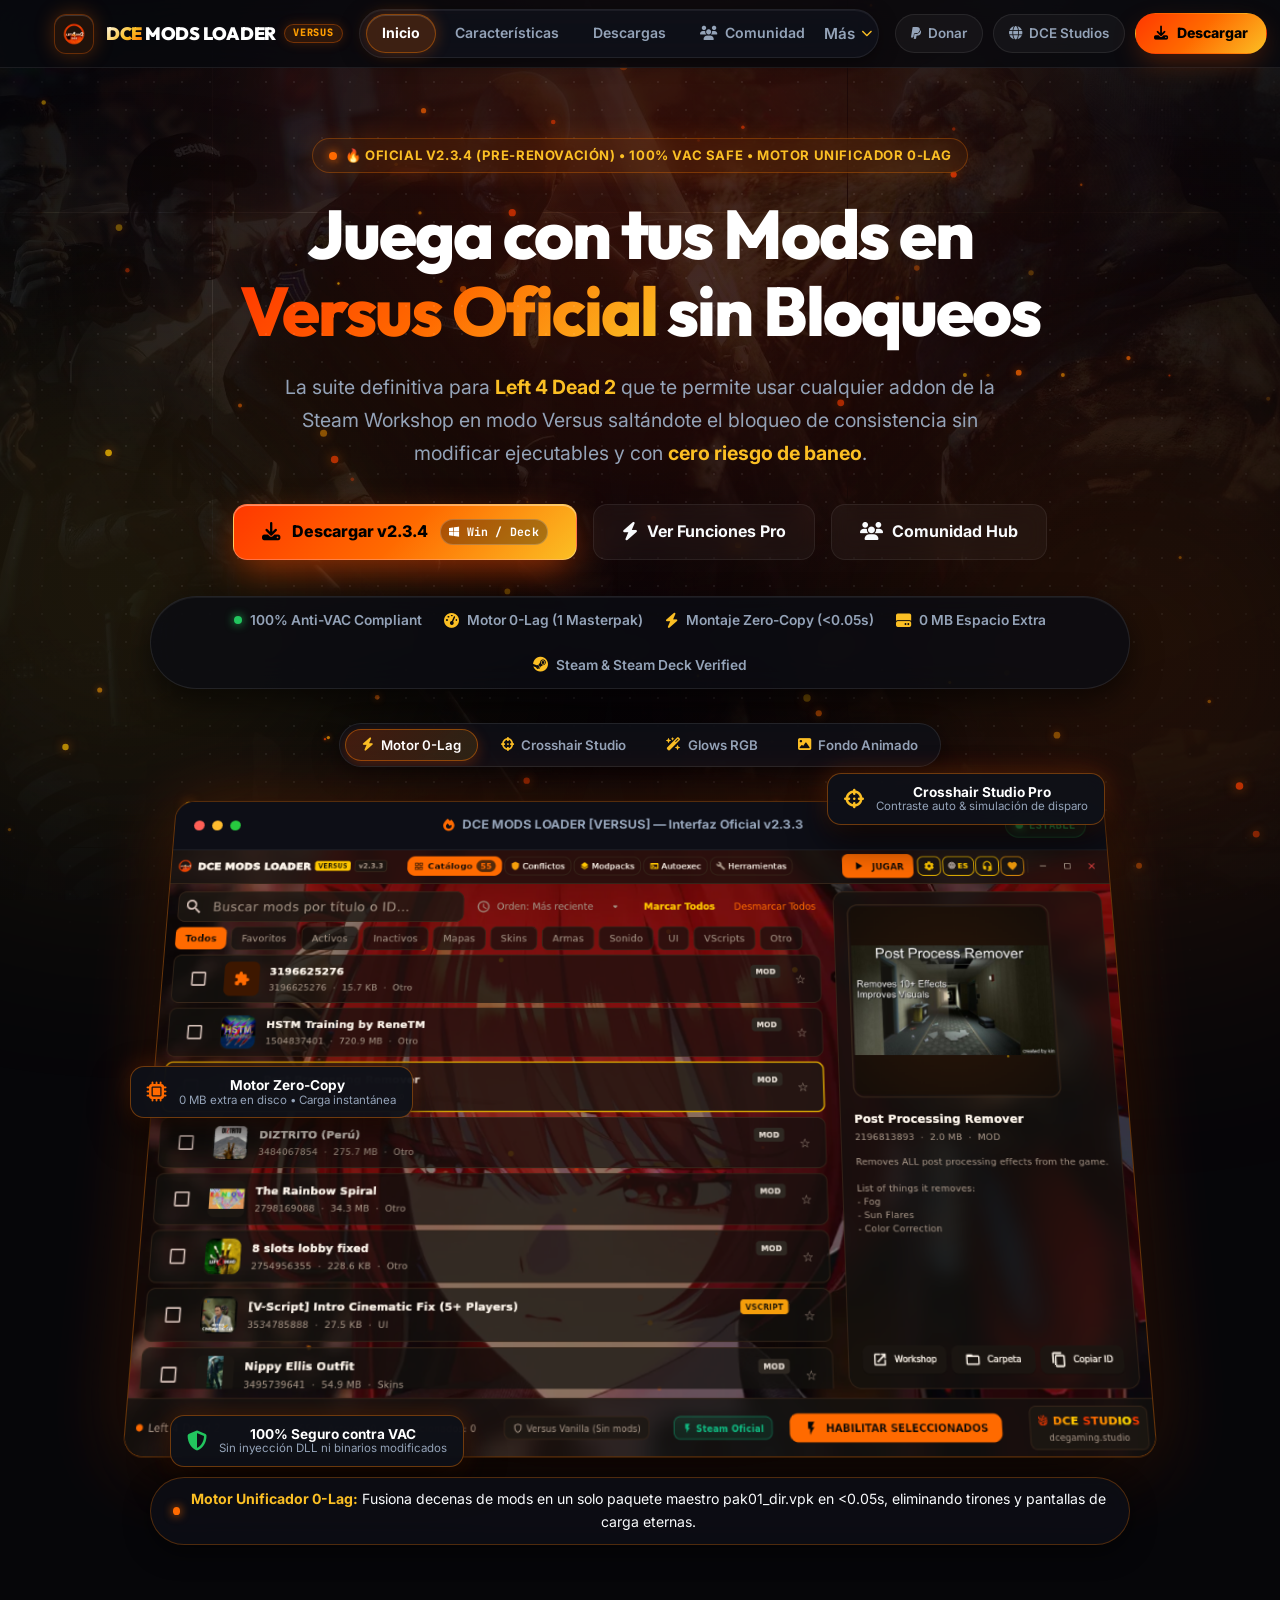
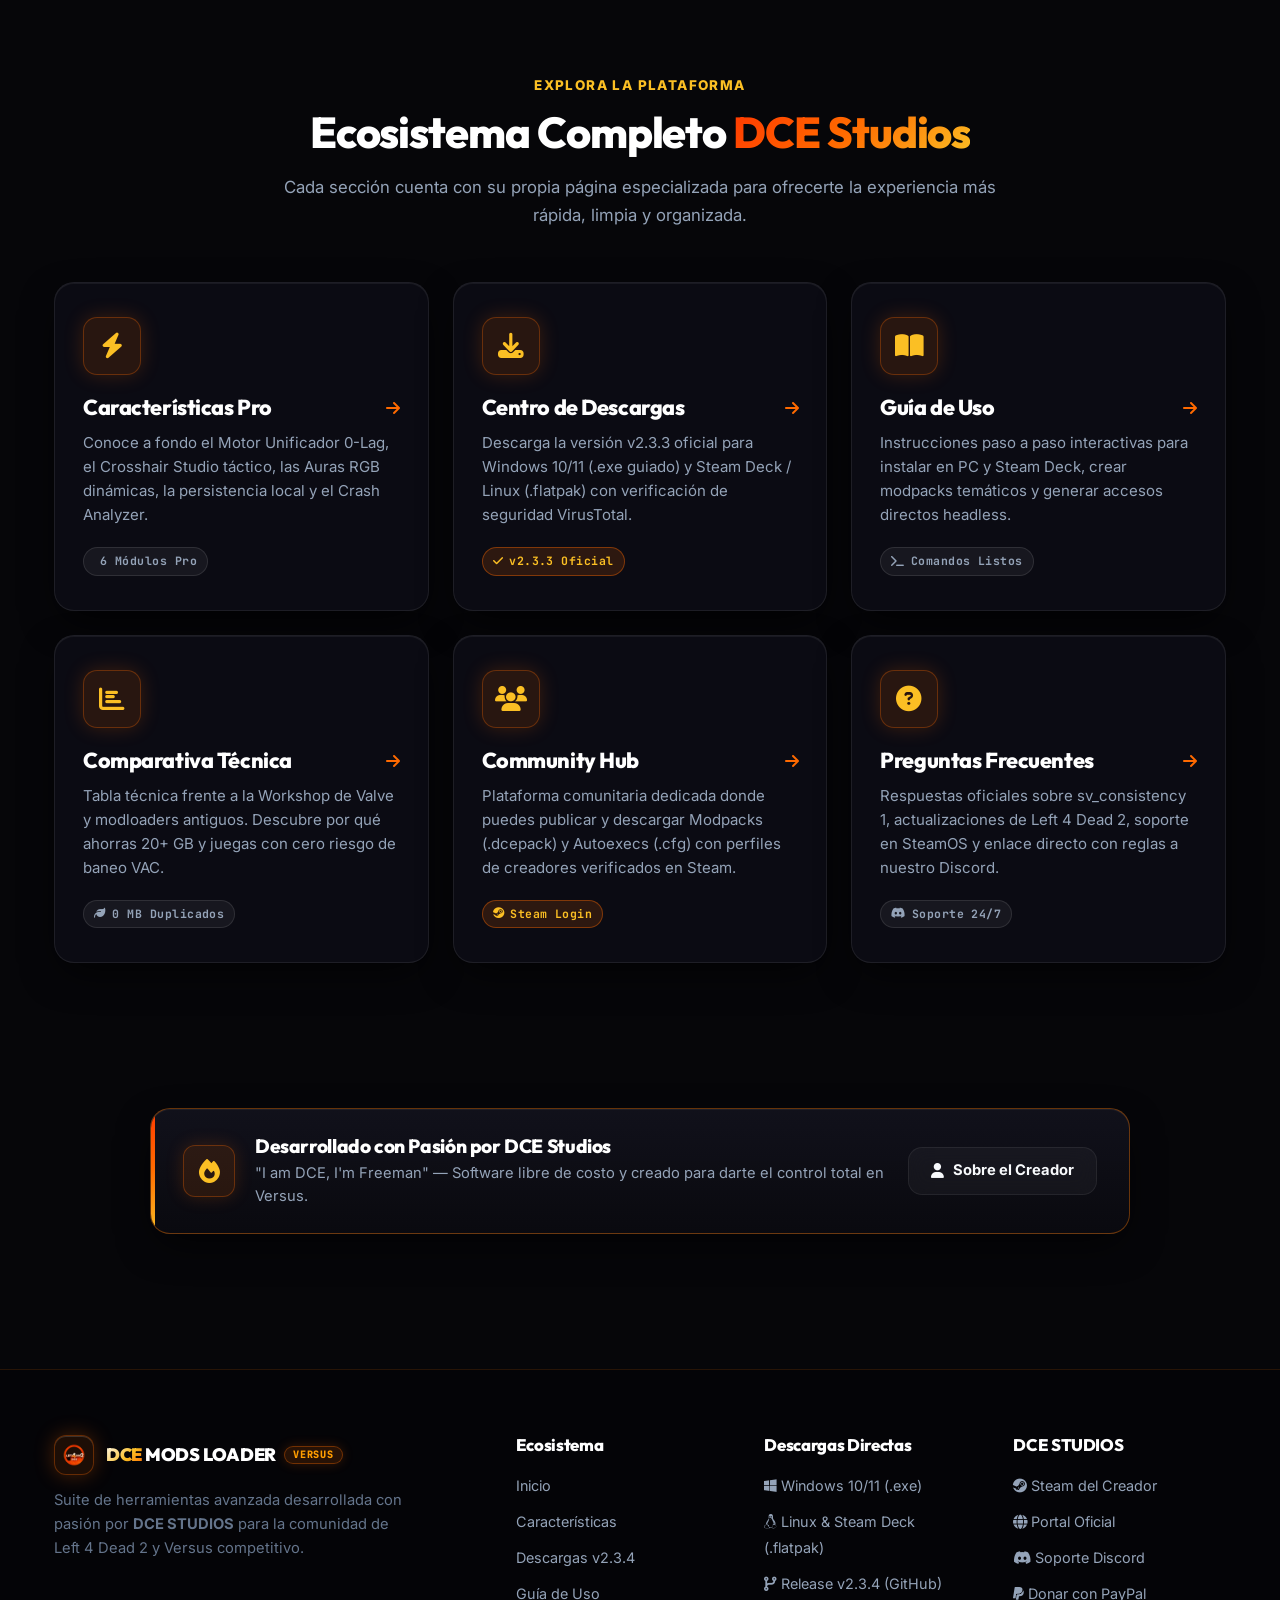
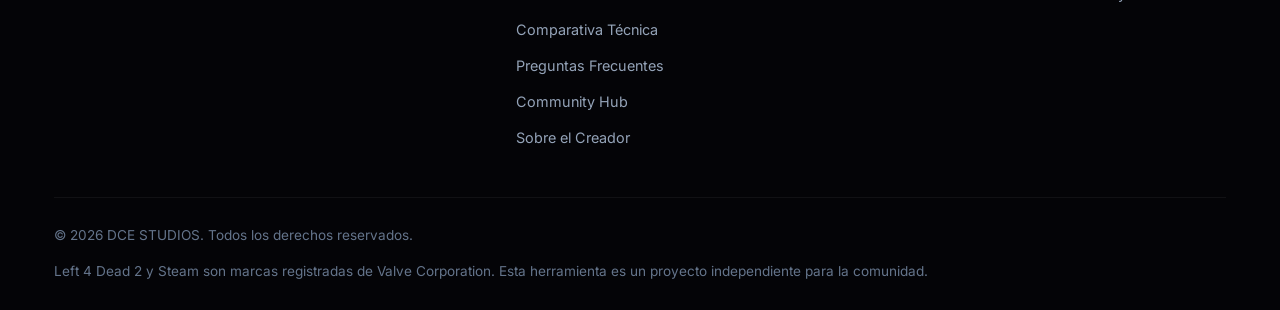
<file: index.html>
<!DOCTYPE html>
<html lang="es">
<head>
  <meta charset="UTF-8" />
  <meta name="viewport" content="width=device-width, initial-scale=1.0" />
  <title>DCE MODS LOADER [Versus Suite] — Left 4 Dead 2 | Web Oficial</title>
  
  <!-- SEO & Social Meta Tags -->
  <meta name="description" content="La suite definitiva para Left 4 Dead 2 Versus. Juega con tus mods de la Workshop sin bloqueos de consistencia, con motor 0-Lag y 100% seguro contra VAC." />
  <meta name="keywords" content="Left 4 Dead 2 Versus mods, L4D2 modloader, sv_consistency 1 bypass, L4D2 workshop versus, DCE Studios" />
  <meta name="author" content="DCE STUDIOS" />
  <meta property="og:title" content="DCE MODS LOADER [Versus Suite] — Left 4 Dead 2" />
  <meta property="og:description" content="Activa skins, armas, personajes y sonidos en modo Versus oficial sin restricciones de consistencia y 100% seguro contra VAC." />
  <meta property="og:image" content="dcemod2.png" />
  <meta property="og:type" content="website" />

  <!-- Favicon -->
  <link rel="icon" type="image/png" href="icono.png" />

  <!-- Google Fonts: Outfit & Inter & JetBrains Mono -->
  <link rel="preconnect" href="https://fonts.googleapis.com" />
  <link rel="preconnect" href="https://fonts.gstatic.com" crossorigin />
  <link href="https://fonts.googleapis.com/css2?family=Inter:wght@400;500;600;700&family=JetBrains+Mono:wght@500;700&family=Outfit:wght@600;700;800;900&display=swap" rel="stylesheet" />

  <!-- FontAwesome Icons -->
  <link rel="stylesheet" href="https://cdnjs.cloudflare.com/ajax/libs/font-awesome/6.5.1/css/all.min.css" integrity="sha512-DTOQO9RWCH3ppGqcWaEA1BIZOC6xxalwEsw9c2QQeAIftl+Vegovlnee1c9QX4TctnWMn13TZye+giMm8e2LwA==" crossorigin="anonymous" referrerpolicy="no-referrer" />

  <!-- Stylesheet -->
  <link rel="stylesheet" href="style.css" />
</head>
<body>

  <!-- Background Animated Particle Canvas -->
  <canvas id="particles-canvas"></canvas>

  <!-- Ambient Glow Lighting -->
  <div class="ambient-light ambient-1"></div>
  <div class="ambient-light ambient-2"></div>
  <div class="ambient-light ambient-3"></div>

  <!-- Toast Notification Container -->
  <div id="toast" class="toast">Mensaje copiado</div>

  <div class="site-wrapper">

    <!-- ==============================================================================
         GLOBAL NAVBAR
         ============================================================================== -->
    <header class="navbar" id="navbar">
      <div class="container">
        <!-- Brand Lockup (Never wraps, ultra-clean) -->
        <a href="index.html" class="nav-brand">
          <div class="nav-logo-box">
            <img src="icono.png" alt="DCE Logo" class="nav-logo-img" />
          </div>
          <div class="nav-brand-text">
            <span class="brand-title"><strong>DCE</strong> MODS LOADER</span>
            <span class="nav-tag-versus">VERSUS</span>
          </div>
        </a>

        <!-- Center Capsule Navigation (Raycast Style) -->
        <nav class="nav-center-capsule">
          <ul class="nav-links" id="nav-links">
            <li><a href="index.html" class="nav-link active">Inicio</a></li>
            <li><a href="caracteristicas.html" class="nav-link">Características</a></li>
            <li><a href="descargas.html" class="nav-link">Descargas</a></li>
            <li><a href="comunidad.html" class="nav-link nav-link-community"><i class="fas fa-users"></i> Comunidad</a></li>

            <!-- Dropdown "Más" -->
            <li class="nav-dropdown">
              <button class="nav-dropdown-btn" aria-expanded="false" aria-haspopup="true">
                <span>Más</span> <i class="fas fa-chevron-down nav-dropdown-arrow"></i>
              </button>
              <ul class="nav-dropdown-menu">
                <li><a href="guia.html"><i class="fas fa-book-open"></i> Guía de Uso</a></li>
                <li><a href="comparativa.html"><i class="fas fa-chart-bar"></i> Comparativa Técnica</a></li>
                <li><a href="faq.html"><i class="fas fa-circle-question"></i> FAQ &amp; Soporte</a></li>
                <li><a href="desarrollador.html"><i class="fas fa-user-code"></i> Sobre el Creador</a></li>
              </ul>
            </li>

            <!-- Mobile Drawer Actions -->
            <li class="mobile-only-action">
              <a href="descargas.html" class="btn btn-primary btn-sm" style="width: 100%;">
                <i class="fas fa-download"></i> <span>Descargar v2.3.3</span>
              </a>
            </li>
            <li class="mobile-only-action">
              <a href="https://discord.gg/yCDVqdD2bk" target="_blank" rel="noopener noreferrer" class="btn btn-discord btn-sm" style="width: 100%;">
                <i class="fab fa-discord"></i> <span>Soporte Discord</span>
              </a>
            </li>
            <li class="mobile-only-action">
              <a href="https://www.paypal.com/ncp/payment/N76HFPRT372D2" target="_blank" rel="noopener noreferrer" class="btn btn-paypal btn-sm" style="width: 100%;">
                <i class="fab fa-paypal"></i> <span>Donar con PayPal</span>
              </a>
            </li>
          </ul>
        </nav>

        <!-- Right Actions (Clean & Balanced) -->
        <div class="nav-actions">
          <a href="https://www.paypal.com/ncp/payment/N76HFPRT372D2" target="_blank" rel="noopener noreferrer" class="nav-pill-btn nav-pill-paypal nav-btn-desktop" title="Donar con PayPal">
            <i class="fab fa-paypal"></i> <span>Donar</span>
          </a>
          <a href="https://dcegaming.studio/" target="_blank" rel="noopener noreferrer" class="nav-pill-btn nav-btn-desktop" title="Portal DCE Studios">
            <i class="fas fa-globe"></i> <span>DCE Studios</span>
          </a>
          <a href="descargas.html" class="btn btn-primary btn-sm nav-btn-cta nav-btn-desktop">
            <i class="fas fa-download"></i> <span>Descargar</span>
          </a>
          <button class="nav-toggle" id="nav-toggle" aria-label="Abrir menú">
            <i class="fas fa-bars"></i>
          </button>
        </div>
      </div>
    </header>

    <!-- ==============================================================================
         HERO SECTION (RAYCAST + MEDAL.TV + OVERWOLF FUSION)
         ============================================================================== -->
    <section class="hero-section" id="hero">
      <div class="bg-mesh-grid"></div>
      <div class="container">
        <div class="hero-content">

          <!-- Raycast-Style Status Badge with Pulse -->
          <div class="badge badge-flame hero-badge">
            <span class="badge-pulse"></span>
            <span>🔥 Oficial v2.3.4 (Pre-Renovación) • 100% VAC Safe • Motor Unificador 0-Lag</span>
          </div>

          <!-- Luminous Hero Title -->
          <h1 class="hero-title">
            Juega con tus Mods en <br />
            <span class="text-gradient">Versus Oficial</span> sin Bloqueos
          </h1>

          <p class="hero-subtitle">
            La suite definitiva para <strong>Left 4 Dead 2</strong> que te permite usar cualquier addon de la Steam Workshop en modo Versus saltándote el bloqueo de consistencia sin modificar ejecutables y con <strong>cero riesgo de baneo</strong>.
          </p>

          <!-- Hero Action Buttons with Shimmer & Key Badges -->
          <div class="hero-cta-group">
            <a href="descargas.html" class="btn btn-primary btn-lg hero-cta-main">
              <i class="fas fa-download btn-icon"></i>
              <span>Descargar v2.3.4</span>
              <span class="btn-kbd-pill"><i class="fab fa-windows"></i> Win / Deck</span>
            </a>

            <a href="caracteristicas.html" class="btn btn-secondary btn-lg">
              <i class="fas fa-bolt btn-icon"></i>
              <span>Ver Funciones Pro</span>
            </a>

            <a href="comunidad.html" class="btn btn-secondary btn-lg">
              <i class="fas fa-users btn-icon"></i>
              <span>Comunidad Hub</span>
            </a>
          </div>

          <!-- Overwolf-Style Competitive & Anti-Cheat Trust Strip -->
          <div class="hero-trust-bar">
            <div class="trust-item">
              <span class="live-dot-green"></span>
              <span>100% Anti-VAC Compliant</span>
            </div>
            <div class="trust-item">
              <i class="fas fa-gauge-high"></i>
              <span>Motor 0-Lag (1 Masterpak)</span>
            </div>
            <div class="trust-item">
              <i class="fas fa-bolt"></i>
              <span>Montaje Zero-Copy (&lt;0.05s)</span>
            </div>
            <div class="trust-item">
              <i class="fas fa-hard-drive"></i>
              <span>0 MB Espacio Extra</span>
            </div>
            <div class="trust-item">
              <i class="fab fa-steam"></i>
              <span>Steam &amp; Steam Deck Verified</span>
            </div>
          </div>

          <!-- Medal.tv-Style Interactive Feature Switcher Tabs -->
          <div class="showcase-tabs-wrapper">
            <div class="showcase-tabs-container">
              <button class="showcase-tab active" data-feature="unifier" data-desc="<strong>Motor Unificador 0-Lag:</strong> Fusiona decenas de mods en un solo paquete maestro pak01_dir.vpk en &lt;0.05s, eliminando tirones y pantallas de carga eternas.">
                <i class="fas fa-bolt"></i> <span>Motor 0-Lag</span>
              </button>
              <button class="showcase-tab" data-feature="crosshair" data-desc="<strong>Crosshair Studio Pro:</strong> Visor táctico puro sin marcas con adaptación inteligente de contraste al fondo, retroceso dinámico al clic y ciclo RGB en vivo.">
                <i class="fas fa-crosshairs"></i> <span>Crosshair Studio</span>
              </button>
              <button class="showcase-tab" data-feature="glows" data-desc="<strong>Glows Studio &amp; Discord RPC:</strong> Personaliza auras de supervivientes e infectados y comparte tu partida y mapa en tiempo real en Discord.">
                <i class="fas fa-wand-magic-sparkles"></i> <span>Glows RGB</span>
              </button>
              <button class="showcase-tab" data-feature="wallpaper" data-desc="<strong>Fondo Animado 720p:</strong> Wallpaper animado WebP ultra-optimizado (6.5 MB, ~2% CPU) de fábrica con botón para restablecer configuraciones en 1 clic.">
                <i class="fas fa-image"></i> <span>Fondo Animado</span>
              </button>
            </div>
          </div>

          <!-- Showcase 3D Floating Window Preview (Medal.tv 3D + Raycast Glass) -->
          <div class="showcase-wrapper">
            <div class="showcase-ambient-glow"></div>
            <div class="showcase-window" id="showcase-window">
              <div class="showcase-titlebar">
                <div class="showcase-controls">
                  <div class="showcase-dot dot-red"></div>
                  <div class="showcase-dot dot-yellow"></div>
                  <div class="showcase-dot dot-green"></div>
                </div>
                <div class="showcase-title">
                  <i class="fas fa-fire" style="color: var(--flame-orange);"></i>
                  <span>DCE MODS LOADER [VERSUS] — Interfaz Oficial v2.3.3</span>
                </div>
                <div class="showcase-meta-tag">
                  <span class="live-dot-green"></span> <span>ESTABLE</span>
                </div>
              </div>

              <div class="showcase-img-container">
                <img src="dcemod2.png" alt="DCE Mods Loader Interfaz Oficial v2.3.3" class="showcase-img" />
              </div>
            </div>

            <!-- Medal.tv-Style Floating Dynamic Chips -->
            <div class="floating-chip floating-chip-1">
              <i class="fas fa-crosshairs" style="color: var(--flame-gold);"></i>
              <div>
                <span class="chip-title">Crosshair Studio Pro</span>
                <span class="chip-sub">Contraste auto &amp; simulación de disparo</span>
              </div>
            </div>

            <div class="floating-chip floating-chip-2">
              <i class="fas fa-shield-halved" style="color: #22c55e;"></i>
              <div>
                <span class="chip-title">100% Seguro contra VAC</span>
                <span class="chip-sub">Sin inyección DLL ni binarios modificados</span>
              </div>
            </div>

            <div class="floating-chip floating-chip-3">
              <i class="fas fa-microchip" style="color: var(--flame-orange);"></i>
              <div>
                <span class="chip-title">Motor Zero-Copy</span>
                <span class="chip-sub">0 MB extra en disco • Carga instantánea</span>
              </div>
            </div>
          </div>

          <!-- Dynamic Feature Highlight Banner -->
          <div class="showcase-dynamic-desc" id="showcase-dynamic-desc">
            <span class="live-dot-pulse"></span>
            <span class="dynamic-desc-text" id="dynamic-desc-text"><strong>Motor Unificador 0-Lag:</strong> Fusiona decenas de mods en un solo paquete maestro pak01_dir.vpk en &lt;0.05s, eliminando tirones y pantallas de carga eternas.</span>
          </div>

        </div>
      </div>
    </section>

    <!-- ==============================================================================
         ECOSYSTEM HUB SECTION (PÁGINAS INDEPENDIENTES DEDICADAS)
         ============================================================================== -->
    <section class="section" style="padding-top: 40px;">
      <div class="container">

        <div class="section-header">
          <span class="section-tag">Explora la Plataforma</span>
          <h2 class="section-title">Ecosistema Completo <span class="text-gradient">DCE Studios</span></h2>
          <p class="section-desc">
            Cada sección cuenta con su propia página especializada para ofrecerte la experiencia más rápida, limpia y organizada.
          </p>
        </div>

        <div class="page-cards-grid">

          <!-- Page Card 1: Características Pro -->
          <a href="caracteristicas.html" class="page-card">
            <div class="page-card-icon">
              <i class="fas fa-bolt"></i>
            </div>
            <h3 class="page-card-title">
              <span>Características Pro</span>
              <i class="fas fa-arrow-right page-card-arrow"></i>
            </h3>
            <p class="page-card-desc">
              Conoce a fondo el Motor Unificador 0-Lag, el Crosshair Studio táctico, las Auras RGB dinámicas, la persistencia local y el Crash Analyzer.
            </p>
            <div class="page-card-footer">
              <span class="raycast-chip"><i class="fas fa-sparkles"></i> 6 Módulos Pro</span>
            </div>
          </a>

          <!-- Page Card 2: Descargas -->
          <a href="descargas.html" class="page-card">
            <div class="page-card-icon">
              <i class="fas fa-download"></i>
            </div>
            <h3 class="page-card-title">
              <span>Centro de Descargas</span>
              <i class="fas fa-arrow-right page-card-arrow"></i>
            </h3>
            <p class="page-card-desc">
              Descarga la versión v2.3.3 oficial para Windows 10/11 (.exe guiado) y Steam Deck / Linux (.flatpak) con verificación de seguridad VirusTotal.
            </p>
            <div class="page-card-footer">
              <span class="raycast-chip highlight"><i class="fas fa-check"></i> v2.3.3 Oficial</span>
            </div>
          </a>

          <!-- Page Card 3: Guía de Uso -->
          <a href="guia.html" class="page-card">
            <div class="page-card-icon">
              <i class="fas fa-book-open"></i>
            </div>
            <h3 class="page-card-title">
              <span>Guía de Uso</span>
              <i class="fas fa-arrow-right page-card-arrow"></i>
            </h3>
            <p class="page-card-desc">
              Instrucciones paso a paso interactivas para instalar en PC y Steam Deck, crear modpacks temáticos y generar accesos directos headless.
            </p>
            <div class="page-card-footer">
              <span class="raycast-chip"><i class="fas fa-terminal"></i> Comandos Listos</span>
            </div>
          </a>

          <!-- Page Card 4: Comparativa Técnica -->
          <a href="comparativa.html" class="page-card">
            <div class="page-card-icon">
              <i class="fas fa-chart-bar"></i>
            </div>
            <h3 class="page-card-title">
              <span>Comparativa Técnica</span>
              <i class="fas fa-arrow-right page-card-arrow"></i>
            </h3>
            <p class="page-card-desc">
              Tabla técnica frente a la Workshop de Valve y modloaders antiguos. Descubre por qué ahorras 20+ GB y juegas con cero riesgo de baneo VAC.
            </p>
            <div class="page-card-footer">
              <span class="raycast-chip"><i class="fas fa-leaf"></i> 0 MB Duplicados</span>
            </div>
          </a>

          <!-- Page Card 5: Community Hub -->
          <a href="comunidad.html" class="page-card">
            <div class="page-card-icon">
              <i class="fas fa-users"></i>
            </div>
            <h3 class="page-card-title">
              <span>Community Hub</span>
              <i class="fas fa-arrow-right page-card-arrow"></i>
            </h3>
            <p class="page-card-desc">
              Plataforma comunitaria dedicada donde puedes publicar y descargar Modpacks (.dcepack) y Autoexecs (.cfg) con perfiles de creadores verificados en Steam.
            </p>
            <div class="page-card-footer">
              <span class="raycast-chip highlight"><i class="fab fa-steam"></i> Steam Login</span>
            </div>
          </a>

          <!-- Page Card 6: FAQ & Soporte -->
          <a href="faq.html" class="page-card">
            <div class="page-card-icon">
              <i class="fas fa-circle-question"></i>
            </div>
            <h3 class="page-card-title">
              <span>Preguntas Frecuentes</span>
              <i class="fas fa-arrow-right page-card-arrow"></i>
            </h3>
            <p class="page-card-desc">
              Respuestas oficiales sobre sv_consistency 1, actualizaciones de Left 4 Dead 2, soporte en SteamOS y enlace directo con reglas a nuestro Discord.
            </p>
            <div class="page-card-footer">
              <span class="raycast-chip"><i class="fab fa-discord"></i> Soporte 24/7</span>
            </div>
          </a>

        </div>

      </div>
    </section>

    <!-- ==============================================================================
         GLOBAL CALLOUT BANNER
         ============================================================================== -->
    <section class="section" style="padding-top: 20px;">
      <div class="container">
        <div class="coming-soon-banner">
          <div class="banner-content">
            <div class="banner-icon"><i class="fas fa-fire" style="color: var(--flame-gold);"></i></div>
            <div class="banner-text">
              <h4>Desarrollado con Pasión por DCE Studios</h4>
              <p>"I am DCE, I'm Freeman" — Software libre de costo y creado para darte el control total en Versus.</p>
            </div>
          </div>
          <a href="desarrollador.html" class="btn btn-secondary" style="flex-shrink: 0;">
            <i class="fas fa-user"></i> <span>Sobre el Creador</span>
          </a>
        </div>
      </div>
    </section>

    <!-- ==============================================================================
         GLOBAL FOOTER
         ============================================================================== -->
    <footer class="footer">
      <div class="container">
        <div class="footer-content">
          <div class="footer-brand">
            <div class="nav-brand">
              <div class="nav-logo-box">
                <img src="icono.png" alt="DCE Logo" class="nav-logo-img" />
              </div>
              <div class="nav-brand-text">
                <span class="brand-title"><strong>DCE</strong> MODS LOADER</span>
                <span class="nav-tag-versus">VERSUS</span>
              </div>
            </div>
            <p class="footer-desc">
              Suite de herramientas avanzada desarrollada con pasión por <strong>DCE STUDIOS</strong> para la comunidad de Left 4 Dead 2 y Versus competitivo.
            </p>
          </div>

          <div class="footer-column">
            <h4>Ecosistema</h4>
            <ul class="footer-links">
              <li><a href="index.html">Inicio</a></li>
              <li><a href="caracteristicas.html">Características</a></li>
              <li><a href="descargas.html">Descargas v2.3.4</a></li>
              <li><a href="guia.html">Guía de Uso</a></li>
              <li><a href="comparativa.html">Comparativa Técnica</a></li>
              <li><a href="faq.html">Preguntas Frecuentes</a></li>
              <li><a href="comunidad.html">Community Hub</a></li>
              <li><a href="desarrollador.html">Sobre el Creador</a></li>
            </ul>
          </div>

          <div class="footer-column">
            <h4>Descargas Directas</h4>
            <ul class="footer-links">
              <li><a href="https://github.com/DCE-21k69/DCE-MODLOADER-VERSUS.L4D2-WED-PAGINE/releases/download/v2.3.4/DCE_Mods_Loader_Setup.exe"><i class="fab fa-windows"></i> Windows 10/11 (.exe)</a></li>
              <li><a href="https://github.com/DCE-21k69/DCE-MODLOADER-VERSUS.L4D2-WED-PAGINE/releases/download/v2.3.4/DCE_Mods_Loader.flatpak"><i class="fab fa-linux"></i> Linux &amp; Steam Deck (.flatpak)</a></li>
              <li><a href="https://github.com/DCE-21k69/DCE-MODLOADER-VERSUS.L4D2-WED-PAGINE/releases/tag/v2.3.4" target="_blank" rel="noopener noreferrer"><i class="fas fa-code-branch"></i> Release v2.3.4 (GitHub)</a></li>
            </ul>
          </div>

          <div class="footer-column">
            <h4>DCE STUDIOS</h4>
            <ul class="footer-links">
              <li><a href="https://steamcommunity.com/id/EducationEditionDCE/" target="_blank" rel="noopener noreferrer"><i class="fab fa-steam"></i> Steam del Creador</a></li>
              <li><a href="https://dcegaming.studio/" target="_blank" rel="noopener noreferrer"><i class="fas fa-globe"></i> Portal Oficial</a></li>
              <li><a href="https://discord.gg/yCDVqdD2bk" target="_blank" rel="noopener noreferrer"><i class="fab fa-discord"></i> Soporte Discord</a></li>
              <li><a href="https://www.paypal.com/ncp/payment/N76HFPRT372D2" target="_blank" rel="noopener noreferrer"><i class="fab fa-paypal"></i> Donar con PayPal</a></li>
            </ul>
          </div>
        </div>

        <div class="footer-bottom">
          <p>© 2026 DCE STUDIOS. Todos los derechos reservados.</p>
          <p>Left 4 Dead 2 y Steam son marcas registradas de Valve Corporation. Esta herramienta es un proyecto independiente para la comunidad.</p>
        </div>
      </div>
    </footer>

  </div>

  <!-- Scripts -->
  <script src="script.js"></script>
</body>
</html>
</file>
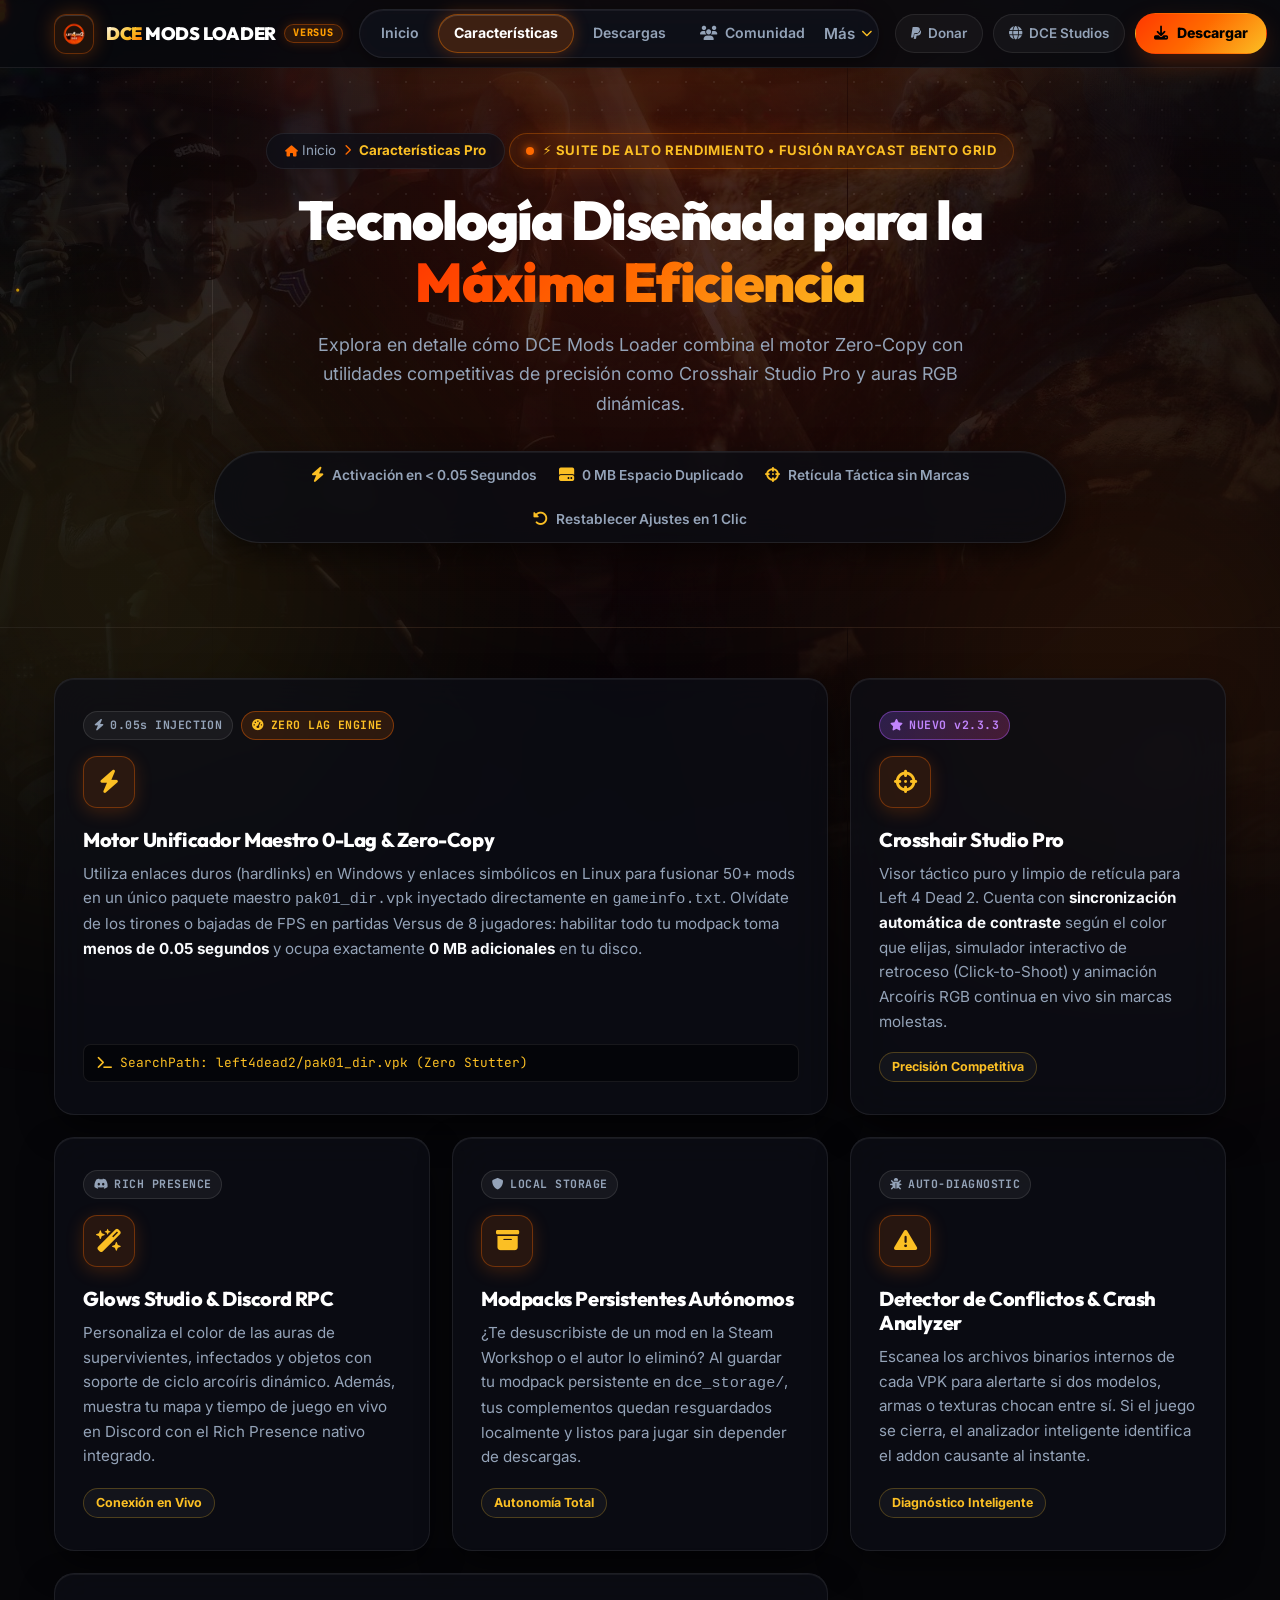
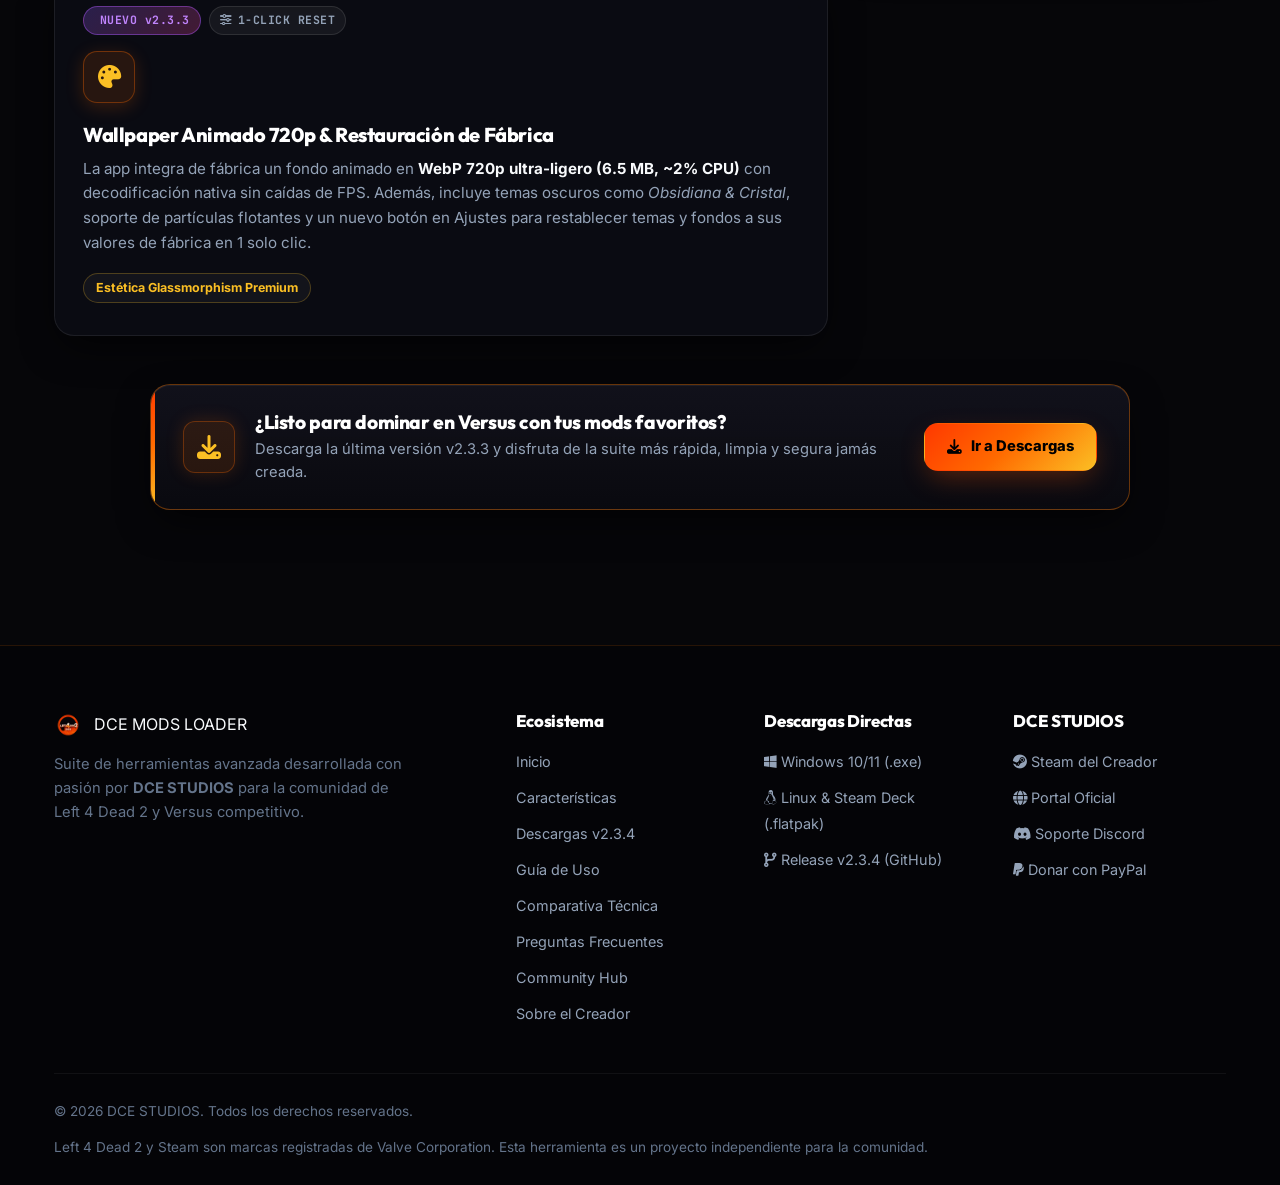
<file: caracteristicas.html>
<!DOCTYPE html>
<html lang="es">
<head>
  <meta charset="UTF-8" />
  <meta name="viewport" content="width=device-width, initial-scale=1.0" />
  <title>Características Pro — DCE MODS LOADER [Versus Suite] v2.3.3</title>
  
  <!-- SEO & Social Meta Tags -->
  <meta name="description" content="Conoce todas las funciones de DCE Mods Loader v2.3.3: Motor 0-Lag, Crosshair Studio Pro, Glows RGB, Modpacks Persistentes y Wallpaper Animado 720p." />
  <meta name="keywords" content="Funciones DCE Mods Loader, L4D2 Versus Crosshair, L4D2 Glows RGB, L4D2 Zero-Copy, L4D2 Modpack persistente" />
  <meta name="author" content="DCE STUDIOS" />
  <meta property="og:title" content="Características Pro — DCE Mods Loader v2.3.3" />
  <meta property="og:description" content="Tecnología de vanguardia para Left 4 Dead 2 Versus: 0-Lag, Crosshair Studio, Glows y Modpacks Autónomos." />
  <meta property="og:image" content="dcemod2.png" />
  <meta property="og:type" content="website" />

  <!-- Favicon -->
  <link rel="icon" type="image/png" href="icono.png" />

  <!-- Google Fonts: Outfit & Inter & JetBrains Mono -->
  <link rel="preconnect" href="https://fonts.googleapis.com" />
  <link rel="preconnect" href="https://fonts.gstatic.com" crossorigin />
  <link href="https://fonts.googleapis.com/css2?family=Inter:wght@400;500;600;700&family=JetBrains+Mono:wght@500;700&family=Outfit:wght@600;700;800;900&display=swap" rel="stylesheet" />

  <!-- FontAwesome Icons -->
  <link rel="stylesheet" href="https://cdnjs.cloudflare.com/ajax/libs/font-awesome/6.5.1/css/all.min.css" integrity="sha512-DTOQO9RWCH3ppGqcWaEA1BIZOC6xxalwEsw9c2QQeAIftl+Vegovlnee1c9QX4TctnWMn13TZye+giMm8e2LwA==" crossorigin="anonymous" referrerpolicy="no-referrer" />

  <!-- Stylesheet -->
  <link rel="stylesheet" href="style.css" />
</head>
<body>

  <!-- Background Animated Particle Canvas -->
  <canvas id="particles-canvas"></canvas>

  <!-- Ambient Glow Lighting -->
  <div class="ambient-light ambient-1"></div>
  <div class="ambient-light ambient-2"></div>
  <div class="ambient-light ambient-3"></div>

  <!-- Toast Notification Container -->
  <div id="toast" class="toast">Mensaje</div>

  <div class="site-wrapper">

    <!-- ==============================================================================
         GLOBAL NAVBAR
         ============================================================================== -->
    <header class="navbar" id="navbar">
      <div class="container">
        <!-- Brand Lockup -->
        <a href="index.html" class="nav-brand">
          <div class="nav-logo-box">
            <img src="icono.png" alt="DCE Logo" class="nav-logo-img" />
          </div>
          <div class="nav-brand-text">
            <span class="brand-title"><strong>DCE</strong> MODS LOADER</span>
            <span class="nav-tag-versus">VERSUS</span>
          </div>
        </a>

        <!-- Center Capsule Navigation -->
        <nav class="nav-center-capsule">
          <ul class="nav-links" id="nav-links">
            <li><a href="index.html" class="nav-link">Inicio</a></li>
            <li><a href="caracteristicas.html" class="nav-link active">Características</a></li>
            <li><a href="descargas.html" class="nav-link">Descargas</a></li>
            <li><a href="comunidad.html" class="nav-link nav-link-community"><i class="fas fa-users"></i> Comunidad</a></li>

            <!-- Dropdown "Más" -->
            <li class="nav-dropdown">
              <button class="nav-dropdown-btn" aria-expanded="false" aria-haspopup="true">
                <span>Más</span> <i class="fas fa-chevron-down nav-dropdown-arrow"></i>
              </button>
              <ul class="nav-dropdown-menu">
                <li><a href="guia.html"><i class="fas fa-book-open"></i> Guía de Uso</a></li>
                <li><a href="comparativa.html"><i class="fas fa-chart-bar"></i> Comparativa Técnica</a></li>
                <li><a href="faq.html"><i class="fas fa-circle-question"></i> FAQ &amp; Soporte</a></li>
                <li><a href="desarrollador.html"><i class="fas fa-user-code"></i> Sobre el Creador</a></li>
              </ul>
            </li>

            <!-- Mobile Drawer Actions -->
            <li class="mobile-only-action">
              <a href="descargas.html" class="btn btn-primary btn-sm" style="width: 100%;">
                <i class="fas fa-download"></i> <span>Descargar v2.3.3</span>
              </a>
            </li>
            <li class="mobile-only-action">
              <a href="https://discord.gg/yCDVqdD2bk" target="_blank" rel="noopener noreferrer" class="btn btn-discord btn-sm" style="width: 100%;">
                <i class="fab fa-discord"></i> <span>Soporte Discord</span>
              </a>
            </li>
            <li class="mobile-only-action">
              <a href="https://www.paypal.com/ncp/payment/N76HFPRT372D2" target="_blank" rel="noopener noreferrer" class="btn btn-paypal btn-sm" style="width: 100%;">
                <i class="fab fa-paypal"></i> <span>Donar con PayPal</span>
              </a>
            </li>
          </ul>
        </nav>

        <!-- Right Actions -->
        <div class="nav-actions">
          <a href="https://www.paypal.com/ncp/payment/N76HFPRT372D2" target="_blank" rel="noopener noreferrer" class="nav-pill-btn nav-pill-paypal nav-btn-desktop" title="Donar con PayPal">
            <i class="fab fa-paypal"></i> <span>Donar</span>
          </a>
          <a href="https://dcegaming.studio/" target="_blank" rel="noopener noreferrer" class="nav-pill-btn nav-btn-desktop" title="Portal DCE Studios">
            <i class="fas fa-globe"></i> <span>DCE Studios</span>
          </a>
          <a href="descargas.html" class="btn btn-primary btn-sm nav-btn-cta nav-btn-desktop">
            <i class="fas fa-download"></i> <span>Descargar</span>
          </a>
          <button class="nav-toggle" id="nav-toggle" aria-label="Abrir menú">
            <i class="fas fa-bars"></i>
          </button>
        </div>
      </div>
    </header>

    <!-- ==============================================================================
         PAGE HERO
         ============================================================================== -->
    <section class="page-hero">
      <div class="bg-mesh-grid"></div>
      <div class="container">
        <div class="breadcrumb">
          <a href="index.html"><i class="fas fa-house"></i> Inicio</a>
          <i class="fas fa-chevron-right"></i>
          <span class="current">Características Pro</span>
        </div>

        <div class="badge badge-flame" style="margin-bottom: 16px;">
          <span class="badge-pulse"></span>
          <span>⚡ Suite de Alto Rendimiento • Fusión Raycast Bento Grid</span>
        </div>

        <h1 class="page-hero-title">
          Tecnología Diseñada para la <br />
          <span class="text-gradient">Máxima Eficiencia</span>
        </h1>
        <p class="page-hero-desc">
          Explora en detalle cómo DCE Mods Loader combina el motor Zero-Copy con utilidades competitivas de precisión como Crosshair Studio Pro y auras RGB dinámicas.
        </p>

        <!-- Feature Spec Strip -->
        <div class="hero-trust-bar" style="margin-top: 32px;">
          <div class="trust-item">
            <i class="fas fa-bolt"></i>
            <span>Activación en &lt; 0.05 Segundos</span>
          </div>
          <div class="trust-item">
            <i class="fas fa-hard-drive"></i>
            <span>0 MB Espacio Duplicado</span>
          </div>
          <div class="trust-item">
            <i class="fas fa-crosshairs"></i>
            <span>Retícula Táctica sin Marcas</span>
          </div>
          <div class="trust-item">
            <i class="fas fa-rotate-left"></i>
            <span>Restablecer Ajustes en 1 Clic</span>
          </div>
        </div>
      </div>
    </section>

    <!-- ==============================================================================
         BENTO GRID SECTION (RAYCAST STYLE)
         ============================================================================== -->
    <section class="section" style="padding-top: 50px;">
      <div class="container">

        <div class="features-grid">

          <!-- Bento Card 1: Motor Unificador Maestro 0-Lag (Span 2) -->
          <div class="feature-card bento-card span-2">
            <div class="bento-badge-row">
              <span class="raycast-chip"><i class="fas fa-bolt"></i> 0.05s INJECTION</span>
              <span class="raycast-chip highlight"><i class="fas fa-gauge-high"></i> ZERO LAG ENGINE</span>
            </div>
            <div class="feature-icon-box">
              <i class="fas fa-bolt"></i>
            </div>
            <h3 class="feature-title">Motor Unificador Maestro 0-Lag &amp; Zero-Copy</h3>
            <p class="feature-desc">
              Utiliza enlaces duros (hardlinks) en Windows y enlaces simbólicos en Linux para fusionar 50+ mods en un único paquete maestro <code>pak01_dir.vpk</code> inyectado directamente en <code>gameinfo.txt</code>. Olvídate de los tirones o bajadas de FPS en partidas Versus de 8 jugadores: habilitar todo tu modpack toma <strong>menos de 0.05 segundos</strong> y ocupa exactamente <strong>0 MB adicionales</strong> en tu disco.
            </p>
            <div class="bento-code-tag">
              <i class="fas fa-terminal"></i> <span>SearchPath: left4dead2/pak01_dir.vpk (Zero Stutter)</span>
            </div>
          </div>

          <!-- Bento Card 2: Crosshair Studio Pro -->
          <div class="feature-card bento-card">
            <div class="bento-badge-row">
              <span class="raycast-chip new-chip"><i class="fas fa-star"></i> NUEVO v2.3.3</span>
            </div>
            <div class="feature-icon-box">
              <i class="fas fa-crosshairs"></i>
            </div>
            <h3 class="feature-title">Crosshair Studio Pro</h3>
            <p class="feature-desc">
              Visor táctico puro y limpio de retícula para Left 4 Dead 2. Cuenta con <strong>sincronización automática de contraste</strong> según el color que elijas, simulador interactivo de retroceso (Click-to-Shoot) y animación Arcoíris RGB continua en vivo sin marcas molestas.
            </p>
            <span class="feature-tag">Precisión Competitiva</span>
          </div>

          <!-- Bento Card 3: Glows Studio & Discord Rich Presence -->
          <div class="feature-card bento-card">
            <div class="bento-badge-row">
              <span class="raycast-chip"><i class="fab fa-discord"></i> RICH PRESENCE</span>
            </div>
            <div class="feature-icon-box">
              <i class="fas fa-wand-magic-sparkles"></i>
            </div>
            <h3 class="feature-title">Glows Studio &amp; Discord RPC</h3>
            <p class="feature-desc">
              Personaliza el color de las auras de supervivientes, infectados y objetos con soporte de ciclo arcoíris dinámico. Además, muestra tu mapa y tiempo de juego en vivo en Discord con el Rich Presence nativo integrado.
            </p>
            <span class="feature-tag">Conexión en Vivo</span>
          </div>

          <!-- Bento Card 4: Modpacks Persistentes Autónomos -->
          <div class="feature-card bento-card">
            <div class="bento-badge-row">
              <span class="raycast-chip"><i class="fas fa-shield"></i> LOCAL STORAGE</span>
            </div>
            <div class="feature-icon-box">
              <i class="fas fa-box-archive"></i>
            </div>
            <h3 class="feature-title">Modpacks Persistentes Autónomos</h3>
            <p class="feature-desc">
              ¿Te desuscribiste de un mod en la Steam Workshop o el autor lo eliminó? Al guardar tu modpack persistente en <code>dce_storage/</code>, tus complementos quedan resguardados localmente y listos para jugar sin depender de descargas.
            </p>
            <span class="feature-tag">Autonomía Total</span>
          </div>

          <!-- Bento Card 5: Detector de Conflictos VPK & Crash Analyzer -->
          <div class="feature-card bento-card">
            <div class="bento-badge-row">
              <span class="raycast-chip"><i class="fas fa-bug"></i> AUTO-DIAGNOSTIC</span>
            </div>
            <div class="feature-icon-box">
              <i class="fas fa-triangle-exclamation"></i>
            </div>
            <h3 class="feature-title">Detector de Conflictos &amp; Crash Analyzer</h3>
            <p class="feature-desc">
              Escanea los archivos binarios internos de cada VPK para alertarte si dos modelos, armas o texturas chocan entre sí. Si el juego se cierra, el analizador inteligente identifica el addon causante al instante.
            </p>
            <span class="feature-tag">Diagnóstico Inteligente</span>
          </div>

          <!-- Bento Card 6: Fondo Animado 720p & Restablecer de Fábrica (Span 2) -->
          <div class="feature-card bento-card span-2">
            <div class="bento-badge-row">
              <span class="raycast-chip new-chip"><i class="fas fa-sparkles"></i> NUEVO v2.3.3</span>
              <span class="raycast-chip"><i class="fas fa-sliders"></i> 1-CLICK RESET</span>
            </div>
            <div class="feature-icon-box">
              <i class="fas fa-palette"></i>
            </div>
            <h3 class="feature-title">Wallpaper Animado 720p &amp; Restauración de Fábrica</h3>
            <p class="feature-desc">
              La app integra de fábrica un fondo animado en <strong>WebP 720p ultra-ligero (6.5 MB, ~2% CPU)</strong> con decodificación nativa sin caídas de FPS. Además, incluye temas oscuros como <em>Obsidiana &amp; Cristal</em>, soporte de partículas flotantes y un nuevo botón en Ajustes para restablecer temas y fondos a sus valores de fábrica en 1 solo clic.
            </p>
            <span class="feature-tag">Estética Glassmorphism Premium</span>
          </div>

        </div>

        <!-- Callout Banner -->
        <div class="coming-soon-banner" style="margin-top: 48px;">
          <div class="banner-content">
            <div class="banner-icon"><i class="fas fa-download" style="color: var(--flame-gold);"></i></div>
            <div class="banner-text">
              <h4>¿Listo para dominar en Versus con tus mods favoritos?</h4>
              <p>Descarga la última versión v2.3.3 y disfruta de la suite más rápida, limpia y segura jamás creada.</p>
            </div>
          </div>
          <a href="descargas.html" class="btn btn-primary" style="flex-shrink: 0;">
            <i class="fas fa-download"></i> <span>Ir a Descargas</span>
          </a>
        </div>

      </div>
    </section>

    <!-- ==============================================================================
         GLOBAL FOOTER
         ============================================================================== -->
    <footer class="footer">
      <div class="container">
        <div class="footer-content">
          <div class="footer-brand">
            <div class="nav-brand">
              <img src="icono.png" alt="DCE Logo" class="nav-logo-img" />
              <span>DCE MODS LOADER</span>
            </div>
            <p class="footer-desc">
              Suite de herramientas avanzada desarrollada con pasión por <strong>DCE STUDIOS</strong> para la comunidad de Left 4 Dead 2 y Versus competitivo.
            </p>
          </div>

          <div class="footer-column">
            <h4>Ecosistema</h4>
            <ul class="footer-links">
              <li><a href="index.html">Inicio</a></li>
              <li><a href="caracteristicas.html">Características</a></li>
              <li><a href="descargas.html">Descargas v2.3.4</a></li>
              <li><a href="guia.html">Guía de Uso</a></li>
              <li><a href="comparativa.html">Comparativa Técnica</a></li>
              <li><a href="faq.html">Preguntas Frecuentes</a></li>
              <li><a href="comunidad.html">Community Hub</a></li>
              <li><a href="desarrollador.html">Sobre el Creador</a></li>
            </ul>
          </div>

          <div class="footer-column">
            <h4>Descargas Directas</h4>
            <ul class="footer-links">
              <li><a href="https://github.com/DCE-21k69/DCE-MODLOADER-VERSUS.L4D2-WED-PAGINE/releases/download/v2.3.4/DCE_Mods_Loader_Setup.exe"><i class="fab fa-windows"></i> Windows 10/11 (.exe)</a></li>
              <li><a href="https://github.com/DCE-21k69/DCE-MODLOADER-VERSUS.L4D2-WED-PAGINE/releases/download/v2.3.4/DCE_Mods_Loader.flatpak"><i class="fab fa-linux"></i> Linux &amp; Steam Deck (.flatpak)</a></li>
              <li><a href="https://github.com/DCE-21k69/DCE-MODLOADER-VERSUS.L4D2-WED-PAGINE/releases/tag/v2.3.4" target="_blank" rel="noopener noreferrer"><i class="fas fa-code-branch"></i> Release v2.3.4 (GitHub)</a></li>
            </ul>
          </div>

          <div class="footer-column">
            <h4>DCE STUDIOS</h4>
            <ul class="footer-links">
              <li><a href="https://steamcommunity.com/id/EducationEditionDCE/" target="_blank" rel="noopener noreferrer"><i class="fab fa-steam"></i> Steam del Creador</a></li>
              <li><a href="https://dcegaming.studio/" target="_blank" rel="noopener noreferrer"><i class="fas fa-globe"></i> Portal Oficial</a></li>
              <li><a href="https://discord.gg/yCDVqdD2bk" target="_blank" rel="noopener noreferrer"><i class="fab fa-discord"></i> Soporte Discord</a></li>
              <li><a href="https://www.paypal.com/ncp/payment/N76HFPRT372D2" target="_blank" rel="noopener noreferrer"><i class="fab fa-paypal"></i> Donar con PayPal</a></li>
            </ul>
          </div>
        </div>

        <div class="footer-bottom">
          <p>© 2026 DCE STUDIOS. Todos los derechos reservados.</p>
          <p>Left 4 Dead 2 y Steam son marcas registradas de Valve Corporation. Esta herramienta es un proyecto independiente para la comunidad.</p>
        </div>
      </div>
    </footer>

  </div>

  <!-- Scripts -->
  <script src="script.js"></script>
</body>
</html>
</file>
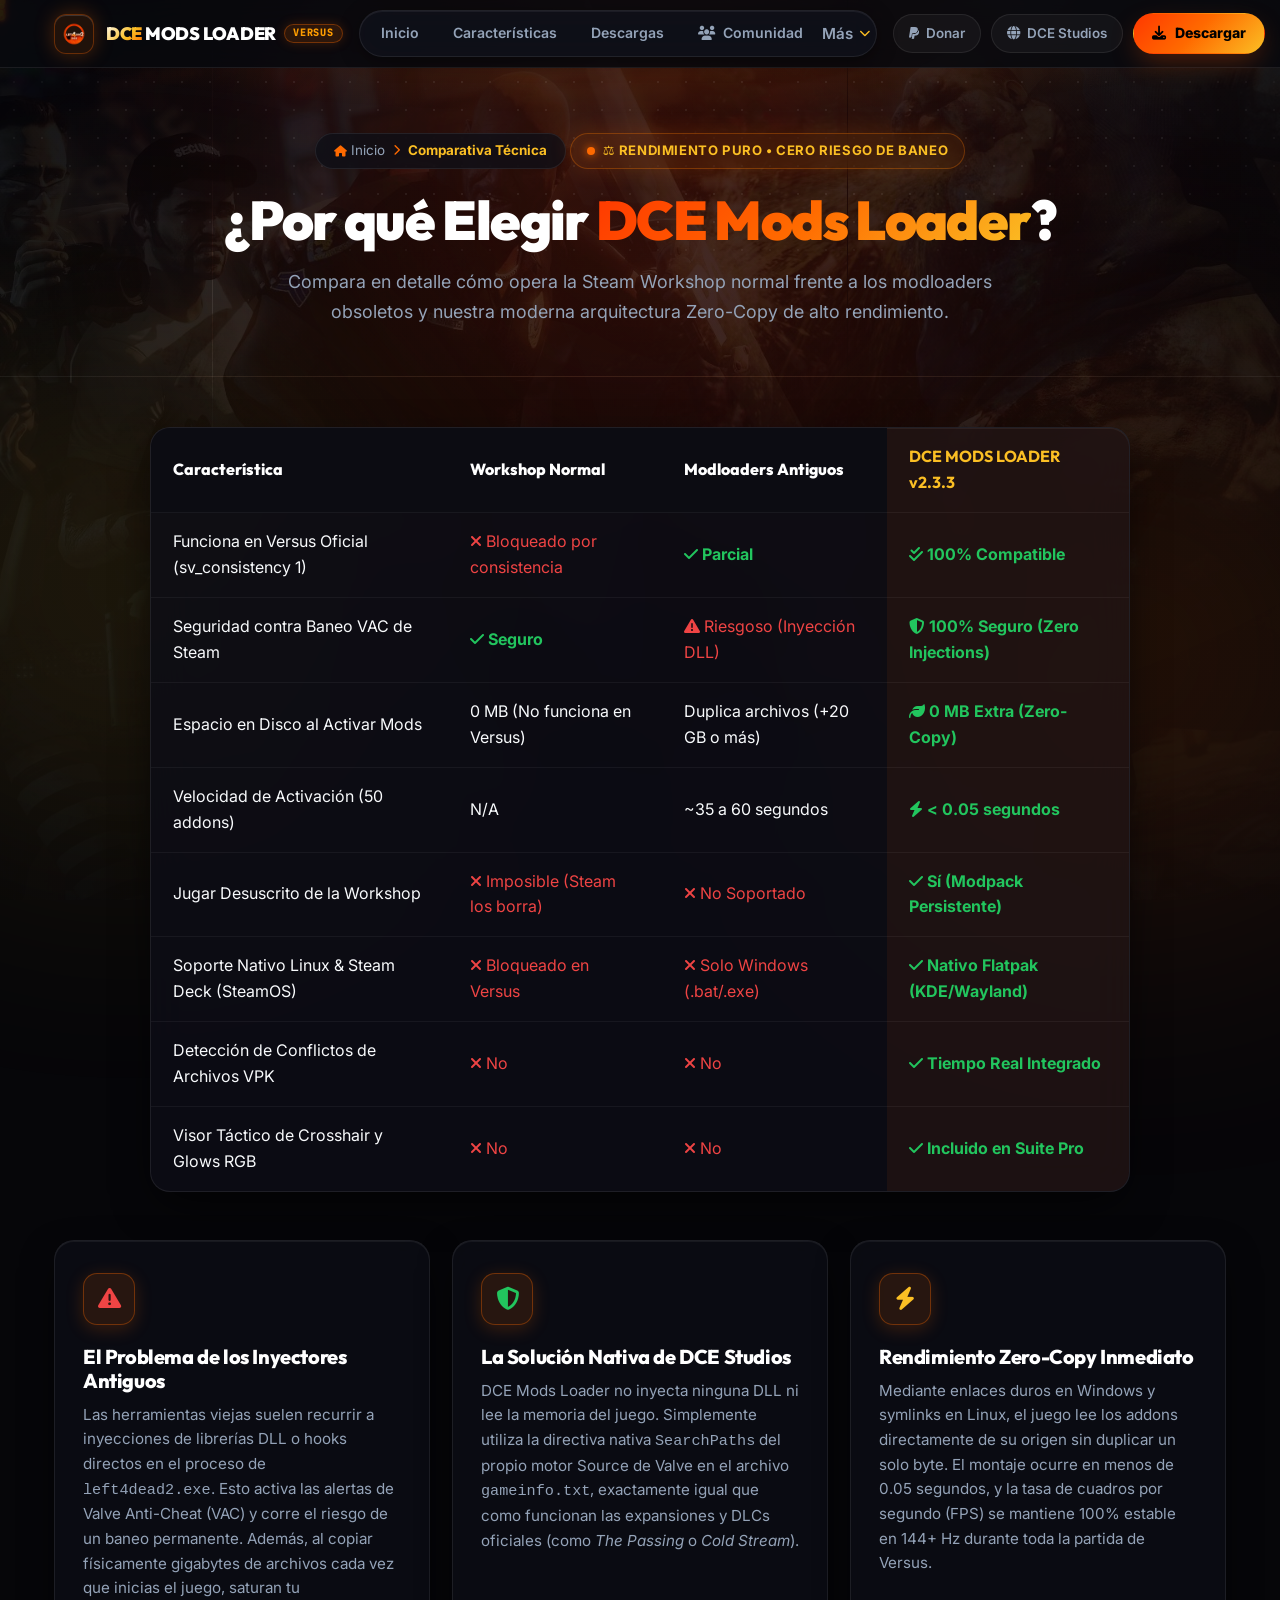
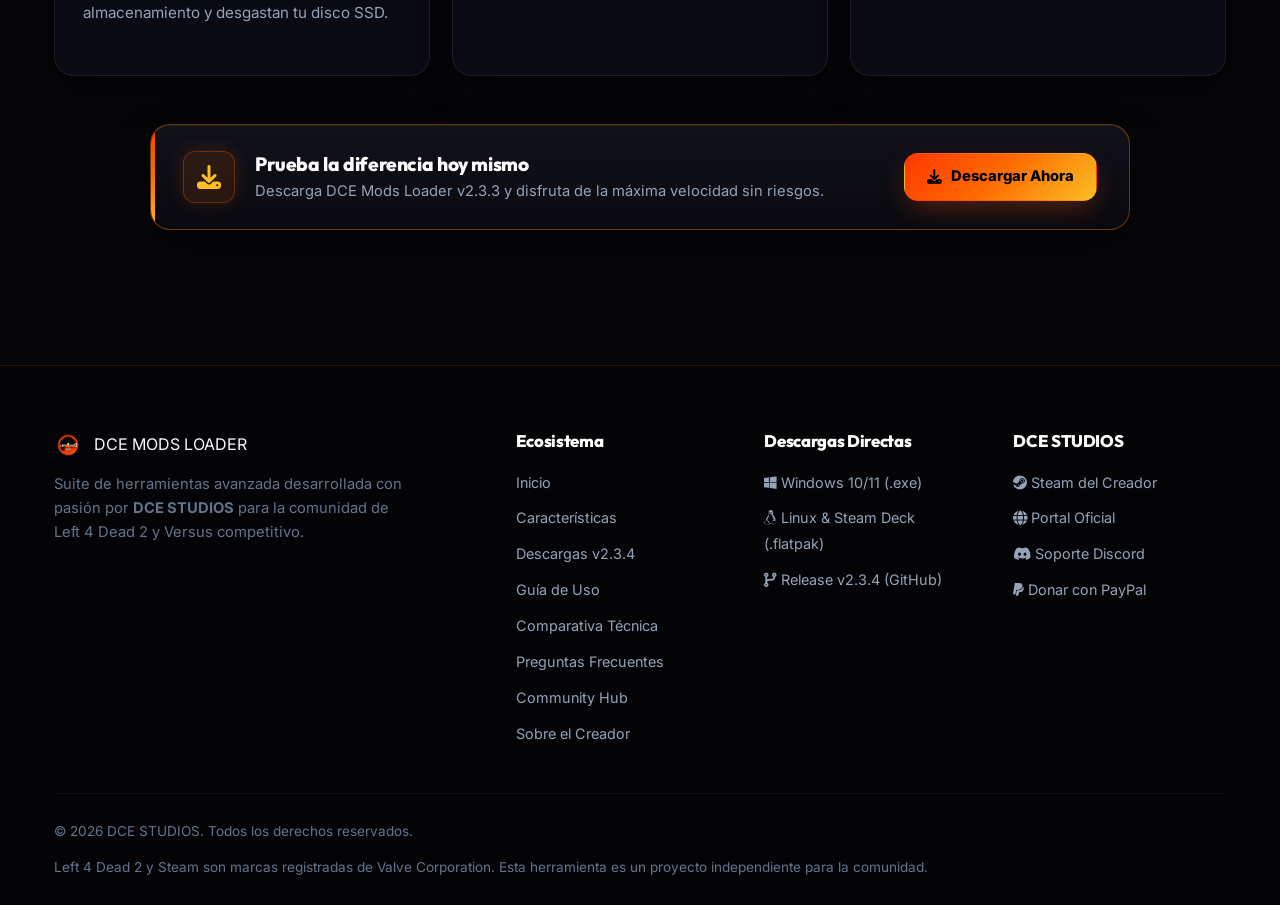
<file: comparativa.html>
<!DOCTYPE html>
<html lang="es">
<head>
  <meta charset="UTF-8" />
  <meta name="viewport" content="width=device-width, initial-scale=1.0" />
  <title>Comparativa Técnica — DCE MODS LOADER [Versus Suite] v2.3.3</title>
  
  <!-- SEO & Social Meta Tags -->
  <meta name="description" content="Comparativa técnica entre la Steam Workshop, los modloaders antiguos y la arquitectura Zero-Copy de DCE Mods Loader para Left 4 Dead 2 Versus." />
  <meta name="keywords" content="Comparativa L4D2 modloader, sv_consistency 1 versus, zero copy source engine, anti vac l4d2 mods" />
  <meta name="author" content="DCE STUDIOS" />
  <meta property="og:title" content="Comparativa Técnica — DCE Mods Loader v2.3.3" />
  <meta property="og:description" content="Compara el rendimiento, seguridad y almacenamiento frente a sistemas tradicionales." />
  <meta property="og:image" content="dcemod2.png" />
  <meta property="og:type" content="website" />

  <!-- Favicon -->
  <link rel="icon" type="image/png" href="icono.png" />

  <!-- Google Fonts: Outfit & Inter & JetBrains Mono -->
  <link rel="preconnect" href="https://fonts.googleapis.com" />
  <link rel="preconnect" href="https://fonts.gstatic.com" crossorigin />
  <link href="https://fonts.googleapis.com/css2?family=Inter:wght@400;500;600;700&family=JetBrains+Mono:wght@500;700&family=Outfit:wght@600;700;800;900&display=swap" rel="stylesheet" />

  <!-- FontAwesome Icons -->
  <link rel="stylesheet" href="https://cdnjs.cloudflare.com/ajax/libs/font-awesome/6.5.1/css/all.min.css" integrity="sha512-DTOQO9RWCH3ppGqcWaEA1BIZOC6xxalwEsw9c2QQeAIftl+Vegovlnee1c9QX4TctnWMn13TZye+giMm8e2LwA==" crossorigin="anonymous" referrerpolicy="no-referrer" />

  <!-- Stylesheet -->
  <link rel="stylesheet" href="style.css" />
</head>
<body>

  <!-- Background Animated Particle Canvas -->
  <canvas id="particles-canvas"></canvas>

  <!-- Ambient Glow Lighting -->
  <div class="ambient-light ambient-1"></div>
  <div class="ambient-light ambient-2"></div>
  <div class="ambient-light ambient-3"></div>

  <!-- Toast Notification Container -->
  <div id="toast" class="toast">Mensaje</div>

  <div class="site-wrapper">

    <!-- ==============================================================================
         GLOBAL NAVBAR
         ============================================================================== -->
    <header class="navbar" id="navbar">
      <div class="container">
        <!-- Brand Lockup -->
        <a href="index.html" class="nav-brand">
          <div class="nav-logo-box">
            <img src="icono.png" alt="DCE Logo" class="nav-logo-img" />
          </div>
          <div class="nav-brand-text">
            <span class="brand-title"><strong>DCE</strong> MODS LOADER</span>
            <span class="nav-tag-versus">VERSUS</span>
          </div>
        </a>

        <!-- Center Capsule Navigation -->
        <nav class="nav-center-capsule">
          <ul class="nav-links" id="nav-links">
            <li><a href="index.html" class="nav-link">Inicio</a></li>
            <li><a href="caracteristicas.html" class="nav-link">Características</a></li>
            <li><a href="descargas.html" class="nav-link">Descargas</a></li>
            <li><a href="comunidad.html" class="nav-link nav-link-community"><i class="fas fa-users"></i> Comunidad</a></li>

            <!-- Dropdown "Más" -->
            <li class="nav-dropdown">
              <button class="nav-dropdown-btn" aria-expanded="false" aria-haspopup="true">
                <span>Más</span> <i class="fas fa-chevron-down nav-dropdown-arrow"></i>
              </button>
              <ul class="nav-dropdown-menu">
                <li><a href="guia.html"><i class="fas fa-book-open"></i> Guía de Uso</a></li>
                <li><a href="comparativa.html" class="active"><i class="fas fa-chart-bar"></i> Comparativa Técnica</a></li>
                <li><a href="faq.html"><i class="fas fa-circle-question"></i> FAQ &amp; Soporte</a></li>
                <li><a href="desarrollador.html"><i class="fas fa-user-code"></i> Sobre el Creador</a></li>
              </ul>
            </li>

            <!-- Mobile Drawer Actions -->
            <li class="mobile-only-action">
              <a href="descargas.html" class="btn btn-primary btn-sm" style="width: 100%;">
                <i class="fas fa-download"></i> <span>Descargar v2.3.3</span>
              </a>
            </li>
            <li class="mobile-only-action">
              <a href="https://discord.gg/yCDVqdD2bk" target="_blank" rel="noopener noreferrer" class="btn btn-discord btn-sm" style="width: 100%;">
                <i class="fab fa-discord"></i> <span>Soporte Discord</span>
              </a>
            </li>
            <li class="mobile-only-action">
              <a href="https://www.paypal.com/ncp/payment/N76HFPRT372D2" target="_blank" rel="noopener noreferrer" class="btn btn-paypal btn-sm" style="width: 100%;">
                <i class="fab fa-paypal"></i> <span>Donar con PayPal</span>
              </a>
            </li>
          </ul>
        </nav>

        <!-- Right Actions -->
        <div class="nav-actions">
          <a href="https://www.paypal.com/ncp/payment/N76HFPRT372D2" target="_blank" rel="noopener noreferrer" class="nav-pill-btn nav-pill-paypal nav-btn-desktop" title="Donar con PayPal">
            <i class="fab fa-paypal"></i> <span>Donar</span>
          </a>
          <a href="https://dcegaming.studio/" target="_blank" rel="noopener noreferrer" class="nav-pill-btn nav-btn-desktop" title="Portal DCE Studios">
            <i class="fas fa-globe"></i> <span>DCE Studios</span>
          </a>
          <a href="descargas.html" class="btn btn-primary btn-sm nav-btn-cta nav-btn-desktop">
            <i class="fas fa-download"></i> <span>Descargar</span>
          </a>
          <button class="nav-toggle" id="nav-toggle" aria-label="Abrir menú">
            <i class="fas fa-bars"></i>
          </button>
        </div>
      </div>
    </header>

    <!-- ==============================================================================
         PAGE HERO
         ============================================================================== -->
    <section class="page-hero">
      <div class="bg-mesh-grid"></div>
      <div class="container">
        <div class="breadcrumb">
          <a href="index.html"><i class="fas fa-house"></i> Inicio</a>
          <i class="fas fa-chevron-right"></i>
          <span class="current">Comparativa Técnica</span>
        </div>

        <div class="badge badge-flame" style="margin-bottom: 16px;">
          <span class="badge-pulse"></span>
          <span>⚖️ Rendimiento Puro • Cero Riesgo de Baneo</span>
        </div>

        <h1 class="page-hero-title">
          ¿Por qué Elegir <span class="text-gradient">DCE Mods Loader</span>?
        </h1>
        <p class="page-hero-desc">
          Compara en detalle cómo opera la Steam Workshop normal frente a los modloaders obsoletos y nuestra moderna arquitectura Zero-Copy de alto rendimiento.
        </p>
      </div>
    </section>

    <!-- ==============================================================================
         COMPARISON SECTION
         ============================================================================== -->
    <section class="section" style="padding-top: 50px;">
      <div class="container">

        <div class="table-scroll-hint">
          <i class="fas fa-arrows-left-right"></i> <span>Desliza horizontalmente para ver la tabla completa</span>
        </div>

        <div class="comparison-wrapper">
          <table class="comparison-table">
            <thead>
              <tr>
                <th>Característica</th>
                <th>Workshop Normal</th>
                <th>Modloaders Antiguos</th>
                <th class="highlight">DCE MODS LOADER v2.3.3</th>
              </tr>
            </thead>
            <tbody>
              <tr>
                <td>Funciona en Versus Oficial (sv_consistency 1)</td>
                <td><span class="cross-icon"><i class="fas fa-times"></i> Bloqueado por consistencia</span></td>
                <td><span class="check-icon"><i class="fas fa-check"></i> Parcial</span></td>
                <td class="highlight"><span class="check-icon"><i class="fas fa-check-double"></i> 100% Compatible</span></td>
              </tr>
              <tr>
                <td>Seguridad contra Baneo VAC de Steam</td>
                <td><span class="check-icon"><i class="fas fa-check"></i> Seguro</span></td>
                <td><span class="cross-icon"><i class="fas fa-triangle-exclamation"></i> Riesgoso (Inyección DLL)</span></td>
                <td class="highlight"><span class="check-icon"><i class="fas fa-shield-halved"></i> 100% Seguro (Zero Injections)</span></td>
              </tr>
              <tr>
                <td>Espacio en Disco al Activar Mods</td>
                <td>0 MB (No funciona en Versus)</td>
                <td>Duplica archivos (+20 GB o más)</td>
                <td class="highlight"><span class="check-icon"><i class="fas fa-leaf"></i> 0 MB Extra (Zero-Copy)</span></td>
              </tr>
              <tr>
                <td>Velocidad de Activación (50 addons)</td>
                <td>N/A</td>
                <td>~35 a 60 segundos</td>
                <td class="highlight"><span class="check-icon"><i class="fas fa-bolt"></i> &lt; 0.05 segundos</span></td>
              </tr>
              <tr>
                <td>Jugar Desuscrito de la Workshop</td>
                <td><span class="cross-icon"><i class="fas fa-times"></i> Imposible (Steam los borra)</span></td>
                <td><span class="cross-icon"><i class="fas fa-times"></i> No Soportado</span></td>
                <td class="highlight"><span class="check-icon"><i class="fas fa-check"></i> Sí (Modpack Persistente)</span></td>
              </tr>
              <tr>
                <td>Soporte Nativo Linux &amp; Steam Deck (SteamOS)</td>
                <td><span class="cross-icon"><i class="fas fa-times"></i> Bloqueado en Versus</span></td>
                <td><span class="cross-icon"><i class="fas fa-times"></i> Solo Windows (.bat/.exe)</span></td>
                <td class="highlight"><span class="check-icon"><i class="fas fa-check"></i> Nativo Flatpak (KDE/Wayland)</span></td>
              </tr>
              <tr>
                <td>Detección de Conflictos de Archivos VPK</td>
                <td><span class="cross-icon"><i class="fas fa-times"></i> No</span></td>
                <td><span class="cross-icon"><i class="fas fa-times"></i> No</span></td>
                <td class="highlight"><span class="check-icon"><i class="fas fa-check"></i> Tiempo Real Integrado</span></td>
              </tr>
              <tr>
                <td>Visor Táctico de Crosshair y Glows RGB</td>
                <td><span class="cross-icon"><i class="fas fa-times"></i> No</span></td>
                <td><span class="cross-icon"><i class="fas fa-times"></i> No</span></td>
                <td class="highlight"><span class="check-icon"><i class="fas fa-check"></i> Incluido en Suite Pro</span></td>
              </tr>
            </tbody>
          </table>
        </div>

        <!-- Technical Cards Breakdown -->
        <div class="features-grid" style="margin-top: 48px;">
          <div class="feature-card bento-card">
            <div class="feature-icon-box">
              <i class="fas fa-triangle-exclamation" style="color: #ef4444;"></i>
            </div>
            <h3 class="feature-title">El Problema de los Inyectores Antiguos</h3>
            <p class="feature-desc">
              Las herramientas viejas suelen recurrir a inyecciones de librerías DLL o hooks directos en el proceso de <code>left4dead2.exe</code>. Esto activa las alertas de Valve Anti-Cheat (VAC) y corre el riesgo de un baneo permanente. Además, al copiar físicamente gigabytes de archivos cada vez que inicias el juego, saturan tu almacenamiento y desgastan tu disco SSD.
            </p>
          </div>

          <div class="feature-card bento-card">
            <div class="feature-icon-box">
              <i class="fas fa-shield-halved" style="color: #22c55e;"></i>
            </div>
            <h3 class="feature-title">La Solución Nativa de DCE Studios</h3>
            <p class="feature-desc">
              DCE Mods Loader no inyecta ninguna DLL ni lee la memoria del juego. Simplemente utiliza la directiva nativa <code>SearchPaths</code> del propio motor Source de Valve en el archivo <code>gameinfo.txt</code>, exactamente igual que como funcionan las expansiones y DLCs oficiales (como <em>The Passing</em> o <em>Cold Stream</em>).
            </p>
          </div>

          <div class="feature-card bento-card">
            <div class="feature-icon-box">
              <i class="fas fa-bolt" style="color: var(--flame-gold);"></i>
            </div>
            <h3 class="feature-title">Rendimiento Zero-Copy Inmediato</h3>
            <p class="feature-desc">
              Mediante enlaces duros en Windows y symlinks en Linux, el juego lee los addons directamente de su origen sin duplicar un solo byte. El montaje ocurre en menos de 0.05 segundos, y la tasa de cuadros por segundo (FPS) se mantiene 100% estable en 144+ Hz durante toda la partida de Versus.
            </p>
          </div>
        </div>

        <!-- Callout Banner -->
        <div class="coming-soon-banner" style="margin-top: 48px;">
          <div class="banner-content">
            <div class="banner-icon"><i class="fas fa-download" style="color: var(--flame-gold);"></i></div>
            <div class="banner-text">
              <h4>Prueba la diferencia hoy mismo</h4>
              <p>Descarga DCE Mods Loader v2.3.3 y disfruta de la máxima velocidad sin riesgos.</p>
            </div>
          </div>
          <a href="descargas.html" class="btn btn-primary" style="flex-shrink: 0;">
            <i class="fas fa-download"></i> <span>Descargar Ahora</span>
          </a>
        </div>

      </div>
    </section>

    <!-- ==============================================================================
         GLOBAL FOOTER
         ============================================================================== -->
    <footer class="footer">
      <div class="container">
        <div class="footer-content">
          <div class="footer-brand">
            <div class="nav-brand">
              <img src="icono.png" alt="DCE Logo" class="nav-logo-img" />
              <span>DCE MODS LOADER</span>
            </div>
            <p class="footer-desc">
              Suite de herramientas avanzada desarrollada con pasión por <strong>DCE STUDIOS</strong> para la comunidad de Left 4 Dead 2 y Versus competitivo.
            </p>
          </div>

          <div class="footer-column">
            <h4>Ecosistema</h4>
            <ul class="footer-links">
              <li><a href="index.html">Inicio</a></li>
              <li><a href="caracteristicas.html">Características</a></li>
              <li><a href="descargas.html">Descargas v2.3.4</a></li>
              <li><a href="guia.html">Guía de Uso</a></li>
              <li><a href="comparativa.html">Comparativa Técnica</a></li>
              <li><a href="faq.html">Preguntas Frecuentes</a></li>
              <li><a href="comunidad.html">Community Hub</a></li>
              <li><a href="desarrollador.html">Sobre el Creador</a></li>
            </ul>
          </div>

          <div class="footer-column">
            <h4>Descargas Directas</h4>
            <ul class="footer-links">
              <li><a href="https://github.com/DCE-21k69/DCE-MODLOADER-VERSUS.L4D2-WED-PAGINE/releases/download/v2.3.4/DCE_Mods_Loader_Setup.exe"><i class="fab fa-windows"></i> Windows 10/11 (.exe)</a></li>
              <li><a href="https://github.com/DCE-21k69/DCE-MODLOADER-VERSUS.L4D2-WED-PAGINE/releases/download/v2.3.4/DCE_Mods_Loader.flatpak"><i class="fab fa-linux"></i> Linux &amp; Steam Deck (.flatpak)</a></li>
              <li><a href="https://github.com/DCE-21k69/DCE-MODLOADER-VERSUS.L4D2-WED-PAGINE/releases/tag/v2.3.4" target="_blank" rel="noopener noreferrer"><i class="fas fa-code-branch"></i> Release v2.3.4 (GitHub)</a></li>
            </ul>
          </div>

          <div class="footer-column">
            <h4>DCE STUDIOS</h4>
            <ul class="footer-links">
              <li><a href="https://steamcommunity.com/id/EducationEditionDCE/" target="_blank" rel="noopener noreferrer"><i class="fab fa-steam"></i> Steam del Creador</a></li>
              <li><a href="https://dcegaming.studio/" target="_blank" rel="noopener noreferrer"><i class="fas fa-globe"></i> Portal Oficial</a></li>
              <li><a href="https://discord.gg/yCDVqdD2bk" target="_blank" rel="noopener noreferrer"><i class="fab fa-discord"></i> Soporte Discord</a></li>
              <li><a href="https://www.paypal.com/ncp/payment/N76HFPRT372D2" target="_blank" rel="noopener noreferrer"><i class="fab fa-paypal"></i> Donar con PayPal</a></li>
            </ul>
          </div>
        </div>

        <div class="footer-bottom">
          <p>© 2026 DCE STUDIOS. Todos los derechos reservados.</p>
          <p>Left 4 Dead 2 y Steam son marcas registradas de Valve Corporation. Esta herramienta es un proyecto independiente para la comunidad.</p>
        </div>
      </div>
    </footer>

  </div>

  <!-- Scripts -->
  <script src="script.js"></script>
</body>
</html>
</file>
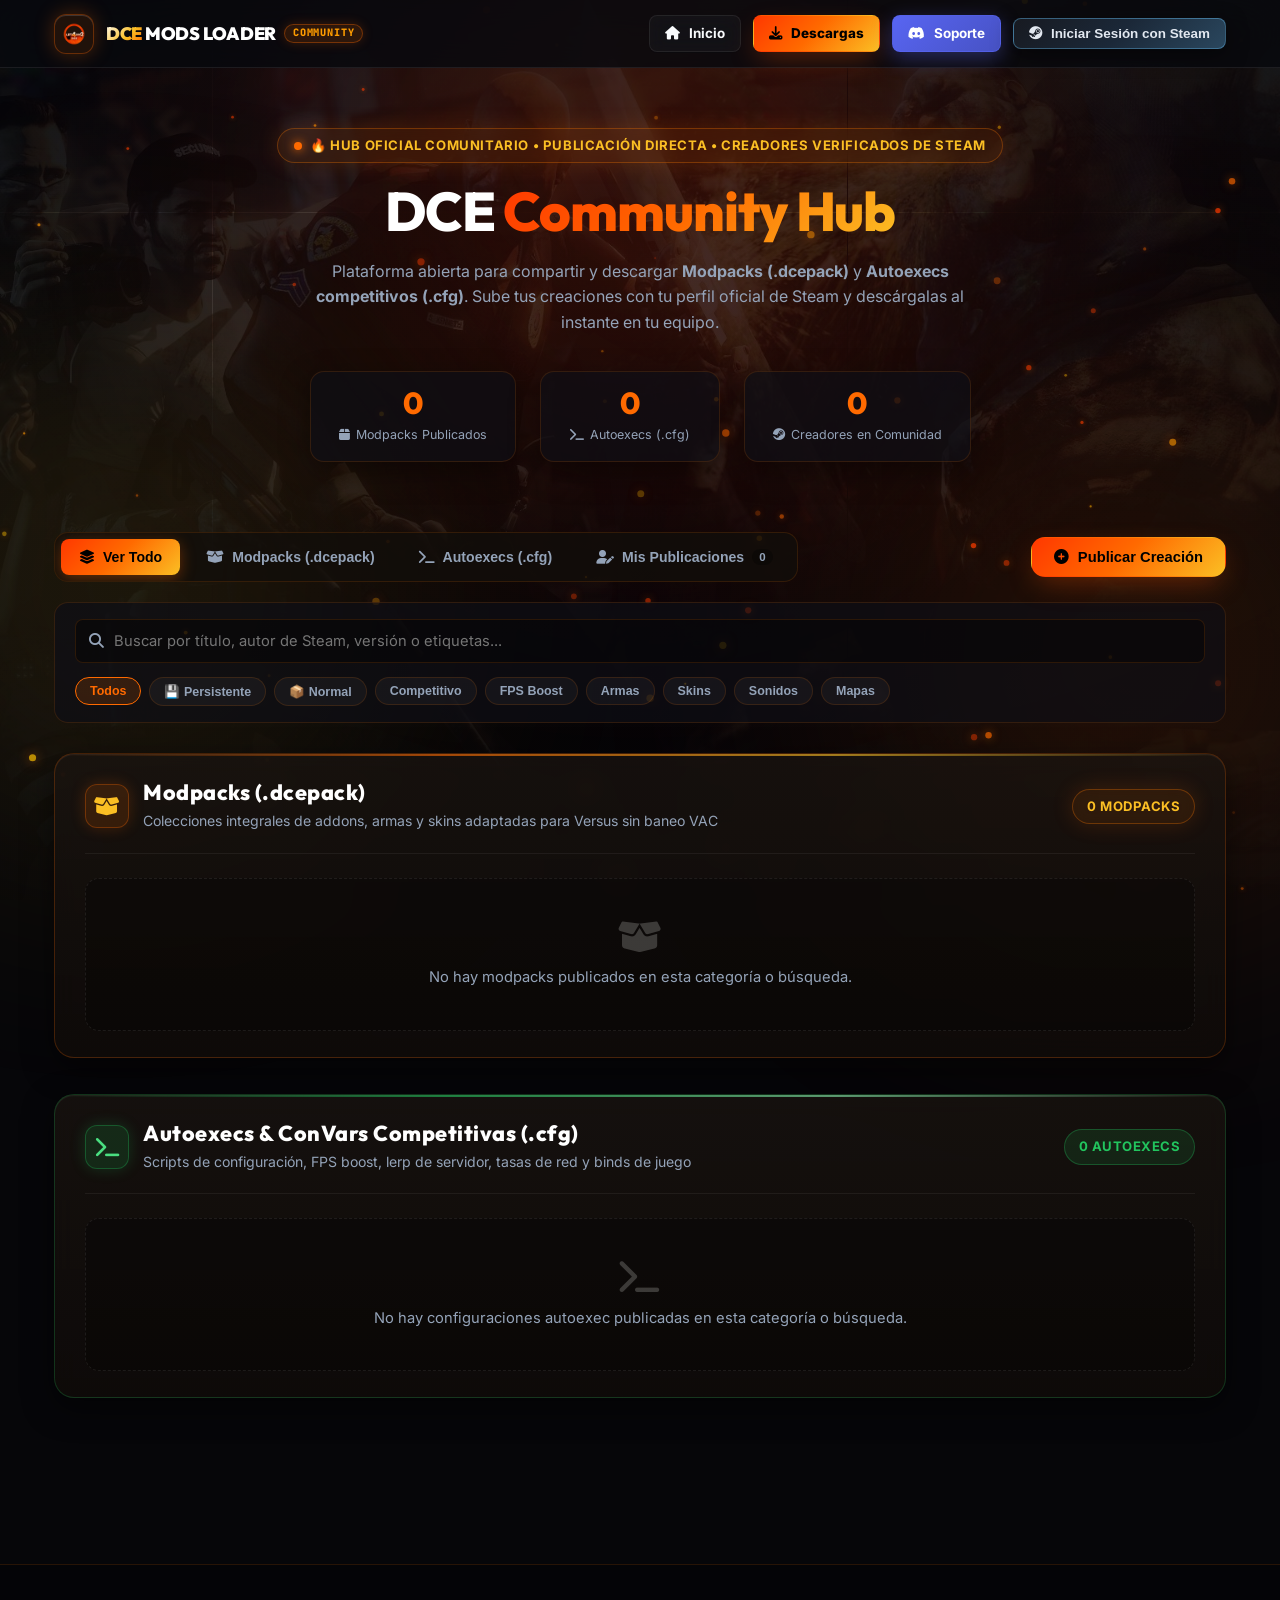
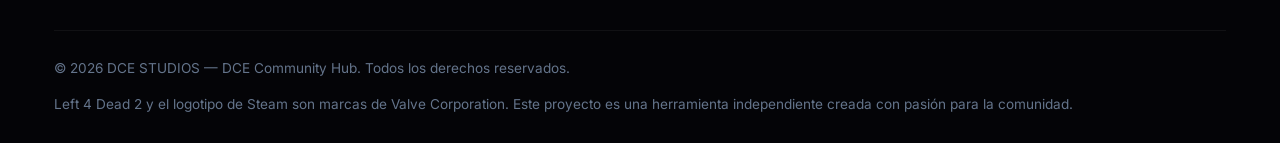
<file: comunidad.html>
<!DOCTYPE html>
<html lang="es">
<head>
  <meta charset="UTF-8" />
  <meta name="viewport" content="width=device-width, initial-scale=1.0" />
  <title>DCE Community Hub — Modpacks & Autoexecs para Left 4 Dead 2 Versus</title>
  
  <!-- SEO & Social Meta Tags -->
  <meta name="description" content="Comunidad oficial de DCE Mods Loader. Publica y descarga modpacks (.dcepack) y configuraciones autoexec (.cfg) con perfiles de creadores verificados en Steam." />
  <meta name="keywords" content="Left 4 Dead 2, L4D2 Versus, DCE Community, Modpacks, Autoexec CFG, Steam Workshop, DCE Studios" />
  <meta name="author" content="DCE STUDIOS" />
  <meta property="og:title" content="DCE Community Hub — Modpacks & Autoexecs para L4D2 Versus" />
  <meta property="og:description" content="Publica y descarga modpacks y autoexecs reales directamente en el navegador con perfiles de Steam de creadores." />
  <meta property="og:image" content="dcemod2.png" />
  <meta property="og:type" content="website" />

  <!-- Favicon -->
  <link rel="icon" type="image/png" href="icono.png" />

  <!-- Google Fonts: Outfit & Inter & JetBrains Mono -->
  <link rel="preconnect" href="https://fonts.googleapis.com" />
  <link rel="preconnect" href="https://fonts.gstatic.com" crossorigin />
  <link href="https://fonts.googleapis.com/css2?family=Inter:wght@400;500;600;700&family=JetBrains+Mono:wght@500;700&family=Outfit:wght@600;700;800;900&display=swap" rel="stylesheet" />

  <!-- FontAwesome Icons -->
  <link rel="stylesheet" href="https://cdnjs.cloudflare.com/ajax/libs/font-awesome/6.5.1/css/all.min.css" integrity="sha512-DTOQO9RWCH3ppGqcWaEA1BIZOC6xxalwEsw9c2QQeAIftl+Vegovlnee1c9QX4TctnWMn13TZye+giMm8e2LwA==" crossorigin="anonymous" referrerpolicy="no-referrer" />

  <!-- Stylesheet -->
  <link rel="stylesheet" href="style.css" />
</head>
<body class="community-body">

  <!-- Background Animated Particle Canvas -->
  <canvas id="particles-canvas"></canvas>

  <!-- Ambient Glow Lighting -->
  <div class="ambient-light ambient-1"></div>
  <div class="ambient-light ambient-2"></div>
  <div class="ambient-light ambient-3"></div>

  <!-- Toast Notification Container -->
  <div id="toast" class="toast">Mensaje</div>

  <div class="site-wrapper">

    <!-- ==============================================================================
         COMMUNITY NAVBAR
         ============================================================================== -->
    <header class="navbar" id="navbar">
      <div class="container">
        <a href="index.html" class="nav-brand">
          <div class="nav-logo-box">
            <img src="icono.png" alt="DCE Logo" class="nav-logo-img" />
          </div>
          <div class="nav-brand-text">
            <span class="brand-title"><strong>DCE</strong> MODS LOADER</span>
            <span class="nav-tag-versus">COMMUNITY</span>
          </div>
        </a>

        <div class="nav-actions comm-nav-actions">
          <a href="index.html" class="btn btn-secondary btn-sm">
            <i class="fas fa-house"></i> <span>Inicio</span>
          </a>
          <a href="descargas.html" class="btn btn-primary btn-sm">
            <i class="fas fa-download"></i> <span>Descargas</span>
          </a>
          <a href="faq.html" class="btn btn-discord btn-sm">
            <i class="fab fa-discord"></i> <span>Soporte</span>
          </a>

          <!-- Steam Auth Container (Updated dynamically via comunidad.js) -->
          <div id="steam-auth-slot">
            <button class="btn btn-steam btn-sm" id="btn-steam-login">
              <i class="fab fa-steam"></i> <span>Iniciar Sesión con Steam</span>
            </button>
          </div>
        </div>
      </div>
    </header>

    <!-- ==============================================================================
         COMMUNITY HERO SECTION
         ============================================================================== -->
    <section class="comm-hero-section">
      <div class="container">
        
        <div class="badge badge-flame hero-badge" style="margin-bottom: 16px;">
          <span class="badge-pulse"></span>
          <span>🔥 Hub Oficial Comunitario • Publicación Directa • Creadores Verificados de Steam</span>
        </div>

        <h1 class="comm-hero-title">
          DCE <span class="text-gradient">Community Hub</span>
        </h1>
        <p class="comm-hero-desc">
          Plataforma abierta para compartir y descargar <strong>Modpacks (.dcepack)</strong> y <strong>Autoexecs competitivos (.cfg)</strong>. Sube tus creaciones con tu perfil oficial de Steam y descárgalas al instante en tu equipo.
        </p>

        <!-- Stats Bar -->
        <div class="comm-stats-bar">
          <div class="comm-stat-card">
            <div class="comm-stat-num" id="stat-modpacks">0</div>
            <div class="comm-stat-label"><i class="fas fa-box"></i> Modpacks Publicados</div>
          </div>
          <div class="comm-stat-card">
            <div class="comm-stat-num" id="stat-autoexecs">0</div>
            <div class="comm-stat-label"><i class="fas fa-terminal"></i> Autoexecs (.cfg)</div>
          </div>
          <div class="comm-stat-card">
            <div class="comm-stat-num" id="stat-creators">0</div>
            <div class="comm-stat-label"><i class="fab fa-steam"></i> Creadores en Comunidad</div>
          </div>
        </div>

      </div>
    </section>

    <!-- ==============================================================================
         COMMUNITY HUB INTERFACE
         ============================================================================== -->
    <main class="comm-main-section">
      <div class="container">

        <!-- Navigation Tabs & Actions Toolbar -->
        <div class="comm-toolbar">
          
          <!-- Category Tabs -->
          <div class="comm-tabs-nav">
            <button class="comm-tab-btn active" id="tab-all" data-tab="all">
              <i class="fas fa-layer-group"></i>
              <span>Ver Todo</span>
            </button>
            <button class="comm-tab-btn" id="tab-modpacks" data-tab="modpacks">
              <i class="fas fa-box-open"></i>
              <span>Modpacks (.dcepack)</span>
            </button>
            <button class="comm-tab-btn" id="tab-autoexecs" data-tab="autoexecs">
              <i class="fas fa-terminal"></i>
              <span>Autoexecs (.cfg)</span>
            </button>
            <button class="comm-tab-btn" id="tab-my-posts" data-tab="my-posts">
              <i class="fas fa-user-pen"></i>
              <span>Mis Publicaciones</span>
              <span class="comm-badge-count" id="my-posts-badge">0</span>
            </button>
          </div>

          <!-- Action Button: Publicar -->
          <div class="comm-toolbar-actions">
            <button class="btn btn-primary btn-md" id="btn-publish-trigger">
              <i class="fas fa-plus-circle"></i>
              <span>Publicar Creación</span>
            </button>
          </div>

        </div>

        <!-- Filter & Search Controls -->
        <div class="comm-filter-bar">
          
          <!-- Search Input -->
          <div class="comm-search-wrapper">
            <i class="fas fa-search comm-search-icon"></i>
            <input 
              type="text" 
              id="search-input" 
              class="comm-search-input" 
              placeholder="Buscar por título, autor de Steam, versión o etiquetas..." 
              autocomplete="off" 
            />
            <button class="comm-search-clear" id="search-clear-btn" style="display: none;">
              <i class="fas fa-times"></i>
            </button>
          </div>

          <!-- Category Chips -->
          <div class="comm-chips-wrapper" id="comm-chips-wrapper">
            <button class="comm-chip active" data-filter="all">Todos</button>
            <button class="comm-chip" data-filter="Persistente">💾 Persistente</button>
            <button class="comm-chip" data-filter="Normal">📦 Normal</button>
            <button class="comm-chip" data-filter="Competitivo">Competitivo</button>
            <button class="comm-chip" data-filter="FPS Boost">FPS Boost</button>
            <button class="comm-chip" data-filter="Armas">Armas</button>
            <button class="comm-chip" data-filter="Skins">Skins</button>
            <button class="comm-chip" data-filter="Sonidos">Sonidos</button>
            <button class="comm-chip" data-filter="Mapas">Mapas</button>
          </div>

        </div>

        <!-- Structured Section Boxes for Modpacks and Autoexecs -->
        <div class="comm-grid-container">

          <!-- 1. Cuadro de Modpacks (.dcepack) -->
          <div class="community-section-box" id="section-box-modpacks">
            <div class="section-box-header">
              <div class="section-box-title">
                <span class="section-box-icon flame-icon"><i class="fas fa-box-open"></i></span>
                <div>
                  <h3>Modpacks (.dcepack)</h3>
                  <p>Colecciones integrales de addons, armas y skins adaptadas para Versus sin baneo VAC</p>
                </div>
              </div>
              <div class="section-box-meta">
                <span class="badge badge-flame" id="badge-count-modpacks">0 Modpacks</span>
              </div>
            </div>
            
            <div class="community-grid" id="grid-modpacks">
              <!-- Modpack Cards rendered dynamically -->
            </div>

            <div class="comm-box-empty" id="empty-modpacks" style="display: none;">
              <i class="fas fa-box-open"></i>
              <p>No hay modpacks publicados en esta categoría o búsqueda.</p>
            </div>
          </div>

          <!-- 2. Cuadro de Autoexecs (.cfg) -->
          <div class="community-section-box" id="section-box-autoexecs">
            <div class="section-box-header">
              <div class="section-box-title">
                <span class="section-box-icon green-icon"><i class="fas fa-terminal"></i></span>
                <div>
                  <h3>Autoexecs & ConVars Competitivas (.cfg)</h3>
                  <p>Scripts de configuración, FPS boost, lerp de servidor, tasas de red y binds de juego</p>
                </div>
              </div>
              <div class="section-box-meta">
                <span class="badge badge-green" id="badge-count-autoexecs">0 Autoexecs</span>
              </div>
            </div>
            
            <div class="community-grid" id="grid-autoexecs">
              <!-- Autoexec Cards rendered dynamically -->
            </div>

            <div class="comm-box-empty" id="empty-autoexecs" style="display: none;">
              <i class="fas fa-terminal"></i>
              <p>No hay configuraciones autoexec publicadas en esta categoría o búsqueda.</p>
            </div>
          </div>

          <!-- 3. Cuadro de Mis Publicaciones (Visible en pestaña "Mis Publicaciones") -->
          <div class="community-section-box" id="section-box-my-posts" style="display: none;">
            <div class="section-box-header">
              <div class="section-box-title">
                <span class="section-box-icon blue-icon"><i class="fas fa-user-pen"></i></span>
                <div>
                  <h3>Mis Publicaciones Comunitarias</h3>
                  <p>Tus creaciones publicadas con tu perfil verificado de Steam (puedes administrarlas o eliminarlas)</p>
                </div>
              </div>
              <div class="section-box-meta">
                <span class="badge badge-blue" id="badge-count-my-posts">0 Publicaciones</span>
              </div>
            </div>
            
            <div class="community-grid" id="grid-my-posts">
              <!-- User's own Cards rendered dynamically -->
            </div>

            <div class="comm-box-empty" id="empty-my-posts" style="display: none;">
              <i class="fas fa-folder-open"></i>
              <p>Aún no has publicado ningún Modpack ni Autoexec. ¡Usa el botón "+ Publicar Creación" para compartir el primero!</p>
            </div>
          </div>

          <!-- Global Empty State (Shown when 0 items exist anywhere) -->
          <div class="comm-empty-state" id="empty-state" style="display: none;">
            <div class="empty-icon-wrapper">
              <i class="fas fa-folder-open"></i>
            </div>
            <h3 class="empty-title">Aún no hay publicaciones</h3>
            <p class="empty-desc" id="empty-desc">
              Sé el primero en compartir tu Modpack (.dcepack) o Autoexec (.cfg) con toda la comunidad de Left 4 Dead 2 Versus.
            </p>
            <button class="btn btn-primary btn-md" id="btn-empty-publish">
              <i class="fas fa-plus"></i>
              <span>Publicar ahora</span>
            </button>
          </div>
        </div>

      </div>
    </main>

    <!-- ==============================================================================
         FOOTER
         ============================================================================== -->
    <footer class="footer">
      <div class="container">
        <div class="footer-bottom">
          <p>© 2026 DCE STUDIOS — DCE Community Hub. Todos los derechos reservados.</p>
          <p>Left 4 Dead 2 y el logotipo de Steam son marcas de Valve Corporation. Este proyecto es una herramienta independiente creada con pasión para la comunidad.</p>
        </div>
      </div>
    </footer>

  </div>

  <!-- ==============================================================================
       MODAL: STEAM LOGIN (OBLIGATORIO PARA CREADORES)
       ============================================================================== -->
  <div class="comm-modal-backdrop" id="modal-steam-login">
    <div class="comm-modal-card steam-auth-modal-card">
      <div class="comm-modal-header">
        <div class="modal-title-wrap">
          <i class="fab fa-steam modal-title-icon" style="color: #66c0f4;"></i>
          <div>
            <h3 class="modal-title">Iniciar Sesión Oficial con Steam</h3>
            <p class="modal-sub">Autenticación criptográfica segura directa con Valve Corporation (Steam OpenID 2.0).</p>
          </div>
        </div>
        <button class="modal-close-btn" id="close-steam-modal"><i class="fas fa-times"></i></button>
      </div>

      <div class="steam-auth-modal-body">
        <div class="steam-auth-info-banner">
          <div class="steam-badge-shield">
            <i class="fas fa-shield-halved"></i>
          </div>
          <div class="steam-info-content">
            <h4>Seguridad Garantizada por Valve</h4>
            <p>Al hacer clic en el botón inferior, serás redirigido a la página oficial de <strong>Valve Corporation</strong> (<code>steamcommunity.com</code>). Inicia sesión de forma 100% segura con tus credenciales y Steam Guard.</p>
          </div>
        </div>

        <ul class="steam-benefits-list">
          <li><i class="fas fa-check-circle"></i> <strong>Cero riesgo:</strong> Tu contraseña y credenciales NUNCA pasan por nuestros servidores.</li>
          <li><i class="fas fa-check-circle"></i> <strong>Identidad Real Verificada:</strong> Nadie puede hacerse pasar por ti; tu Steam ID64, nombre y avatar son validados con firma de Valve.</li>
          <li><i class="fas fa-check-circle"></i> <strong>Insignia de Creador Oficial:</strong> Tus modpacks y autoexecs llevarán tu perfil real de Steam vinculado.</li>
        </ul>

        <div class="steam-auth-action-box">
          <a href="/.netlify/functions/steam-auth?action=login" class="btn btn-steam btn-lg btn-steam-login-direct" id="btn-steam-auth-direct">
            <i class="fab fa-steam"></i>
            <span>Iniciar Sesión en Steam</span>
          </a>
          <span class="steam-valve-note">Al iniciar sesión, aceptas vincular tu perfil público de Steam a tus publicaciones comunitarias.</span>
        </div>
      </div>

      <div class="modal-actions" style="margin-top: 20px; justify-content: flex-end;">
        <button type="button" class="btn btn-secondary btn-md" id="cancel-steam-modal">Cerrar</button>
      </div>
    </div>
  </div>

  <!-- ==============================================================================
       MODAL: PUBLICAR (MODPACK O AUTOEXEC)
       ============================================================================== -->
  <div class="comm-modal-backdrop" id="modal-publish">
    <div class="comm-modal-card publish-modal-card">
      <div class="comm-modal-header">
        <div class="modal-title-wrap">
          <i class="fas fa-cloud-arrow-up modal-title-icon" style="color: var(--flame-orange);"></i>
          <div>
            <h3 class="modal-title">Publicar en DCE Community Hub</h3>
            <p class="modal-sub">Tu archivo se publicará directamente para que cualquier jugador lo descargue.</p>
          </div>
        </div>
        <button class="modal-close-btn" id="close-publish-modal"><i class="fas fa-times"></i></button>
      </div>

      <!-- Type Switcher -->
      <div class="publish-type-switch">
        <button type="button" class="type-btn active" id="type-btn-modpack" data-type="modpack">
          <i class="fas fa-box-open"></i> Modpack (.dcepack)
        </button>
        <button type="button" class="type-btn" id="type-btn-autoexec" data-type="autoexec">
          <i class="fas fa-terminal"></i> Autoexec (.cfg)
        </button>
      </div>

      <form id="publish-form" class="comm-modal-form">
        <input type="hidden" id="pub-item-type" value="modpack" />

        <div class="form-row">
          <div class="form-group flex-2">
            <label class="form-label" for="pub-title">Título de la Creación:</label>
            <input type="text" id="pub-title" class="form-input" placeholder="Ej: Versus Pro Pack 2026 / Competitivo 100-Tick" required maxlength="80" />
          </div>
          <div class="form-group flex-1">
            <label class="form-label" for="pub-version">Versión:</label>
            <input type="text" id="pub-version" class="form-input" placeholder="v1.0" required maxlength="15" value="v1.0" />
          </div>
        </div>

        <div class="form-row">
          <div class="form-group flex-1">
            <label class="form-label" for="pub-category">Categoría:</label>
            <select id="pub-category" class="form-input select-input">
              <option value="Competitivo">Competitivo</option>
              <option value="FPS Boost">FPS Boost</option>
              <option value="Armas">Armas</option>
              <option value="Skins">Skins</option>
              <option value="Sonidos">Sonidos</option>
              <option value="Mapas">Mapas</option>
              <option value="General">General / Varios</option>
            </select>
          </div>
          <div class="form-group flex-1">
            <label class="form-label">Creador Autenticado:</label>
            <div class="pub-creator-preview" id="pub-creator-preview">
              <!-- Filled via JS with Steam info -->
            </div>
          </div>
        </div>

        <div class="form-group" id="group-modpack-mode">
          <label class="form-label" for="pub-modpack-mode">Tipo de Modpack:</label>
          <select id="pub-modpack-mode" class="form-input select-input">
            <option value="Persistente">💾 Modpack Persistente (Almacén local dce_storage - 100% autónomo sin Workshop)</option>
            <option value="Normal">📦 Modpack Normal (Depende de suscripciones activas en Steam Workshop)</option>
          </select>
          <span class="form-hint">Indica si los mods se guardan de forma permanente en la app o si requieren suscripción en Steam.</span>
        </div>

        <div class="form-group">
          <label class="form-label" for="pub-description">Descripción detallada:</label>
          <textarea id="pub-description" class="form-input textarea-input" rows="3" placeholder="Explica qué incluye tu modpack, optimizaciones, binds o ventajas en Versus..." required maxlength="400"></textarea>
        </div>

        <!-- File Upload Dropzone -->
        <div class="form-group">
          <label class="form-label" id="pub-file-label">Archivo del Modpack (.dcepack o .zip):</label>
          <div class="file-dropzone" id="file-dropzone">
            <input type="file" id="pub-file-input" class="file-input-hidden" accept=".dcepack,.zip" required />
            <div class="dropzone-content">
              <i class="fas fa-cloud-upload-alt dropzone-icon"></i>
              <div class="dropzone-text">
                <span class="dropzone-prompt">Haz clic para seleccionar o arrastra aquí tu archivo</span>
                <span class="dropzone-hint" id="dropzone-hint">Formatos soportados: .dcepack, .zip</span>
              </div>
              <div class="dropzone-selected-file" id="dropzone-selected-file" style="display: none;">
                <span class="file-badge"><i class="fas fa-file-archive"></i> <span id="selected-file-name">archivo.dcepack</span></span>
                <span class="file-size" id="selected-file-size">0 KB</span>
              </div>
            </div>
          </div>
        </div>

        <!-- Anti-Malware Warning -->
        <div class="security-check-banner">
          <i class="fas fa-shield-virus"></i>
          <span><strong>Escáner de Seguridad Activo:</strong> Archivos ejecutables (.exe, .dll, bat) están estrictamente prohibidos y serán bloqueados automáticamente.</span>
        </div>

        <div class="modal-actions">
          <button type="button" class="btn btn-secondary btn-md" id="cancel-publish-modal">Cancelar</button>
          <button type="submit" class="btn btn-primary btn-md" id="btn-submit-publish">
            <i class="fas fa-cloud-arrow-up"></i> <span>Publicar en Comunidad</span>
          </button>
        </div>
      </form>
    </div>
  </div>

  <!-- Upload Progress Modal -->
  <div class="comm-modal-backdrop" id="modal-upload-progress" style="display: none; z-index: 10000;">
    <div class="comm-modal-card" style="max-width: 460px; text-align: center; padding: 2.2rem 1.8rem;">
      <div style="font-size: 3.2rem; color: var(--flame-orange); margin-bottom: 1.2rem;">
        <i class="fas fa-cloud-arrow-up fa-bounce" id="upload-progress-icon"></i>
      </div>
      <h3 id="upload-progress-title" style="margin-bottom: 0.4rem; font-size: 1.3rem; font-weight: 800;">Subiendo a la Comunidad</h3>
      <p id="upload-progress-status" style="color: var(--text-dim); font-size: 0.92rem; margin-bottom: 1.5rem;">Preparando archivo...</p>
      
      <div style="background: rgba(255,255,255,0.08); border-radius: 999px; height: 10px; overflow: hidden; margin-bottom: 1rem; position: relative;">
        <div id="upload-progress-bar" style="background: linear-gradient(90deg, var(--flame-orange), #ff7700); width: 10%; height: 100%; border-radius: 999px; transition: width 0.3s ease;"></div>
      </div>
      <span id="upload-progress-percent" style="font-weight: 800; font-size: 1rem; color: var(--flame-orange);">10%</span>
    </div>
  </div>

  <!-- Scripts -->
  <script src="script.js"></script>
  <script src="comunidad.js"></script>
</body>
</html>
</file>
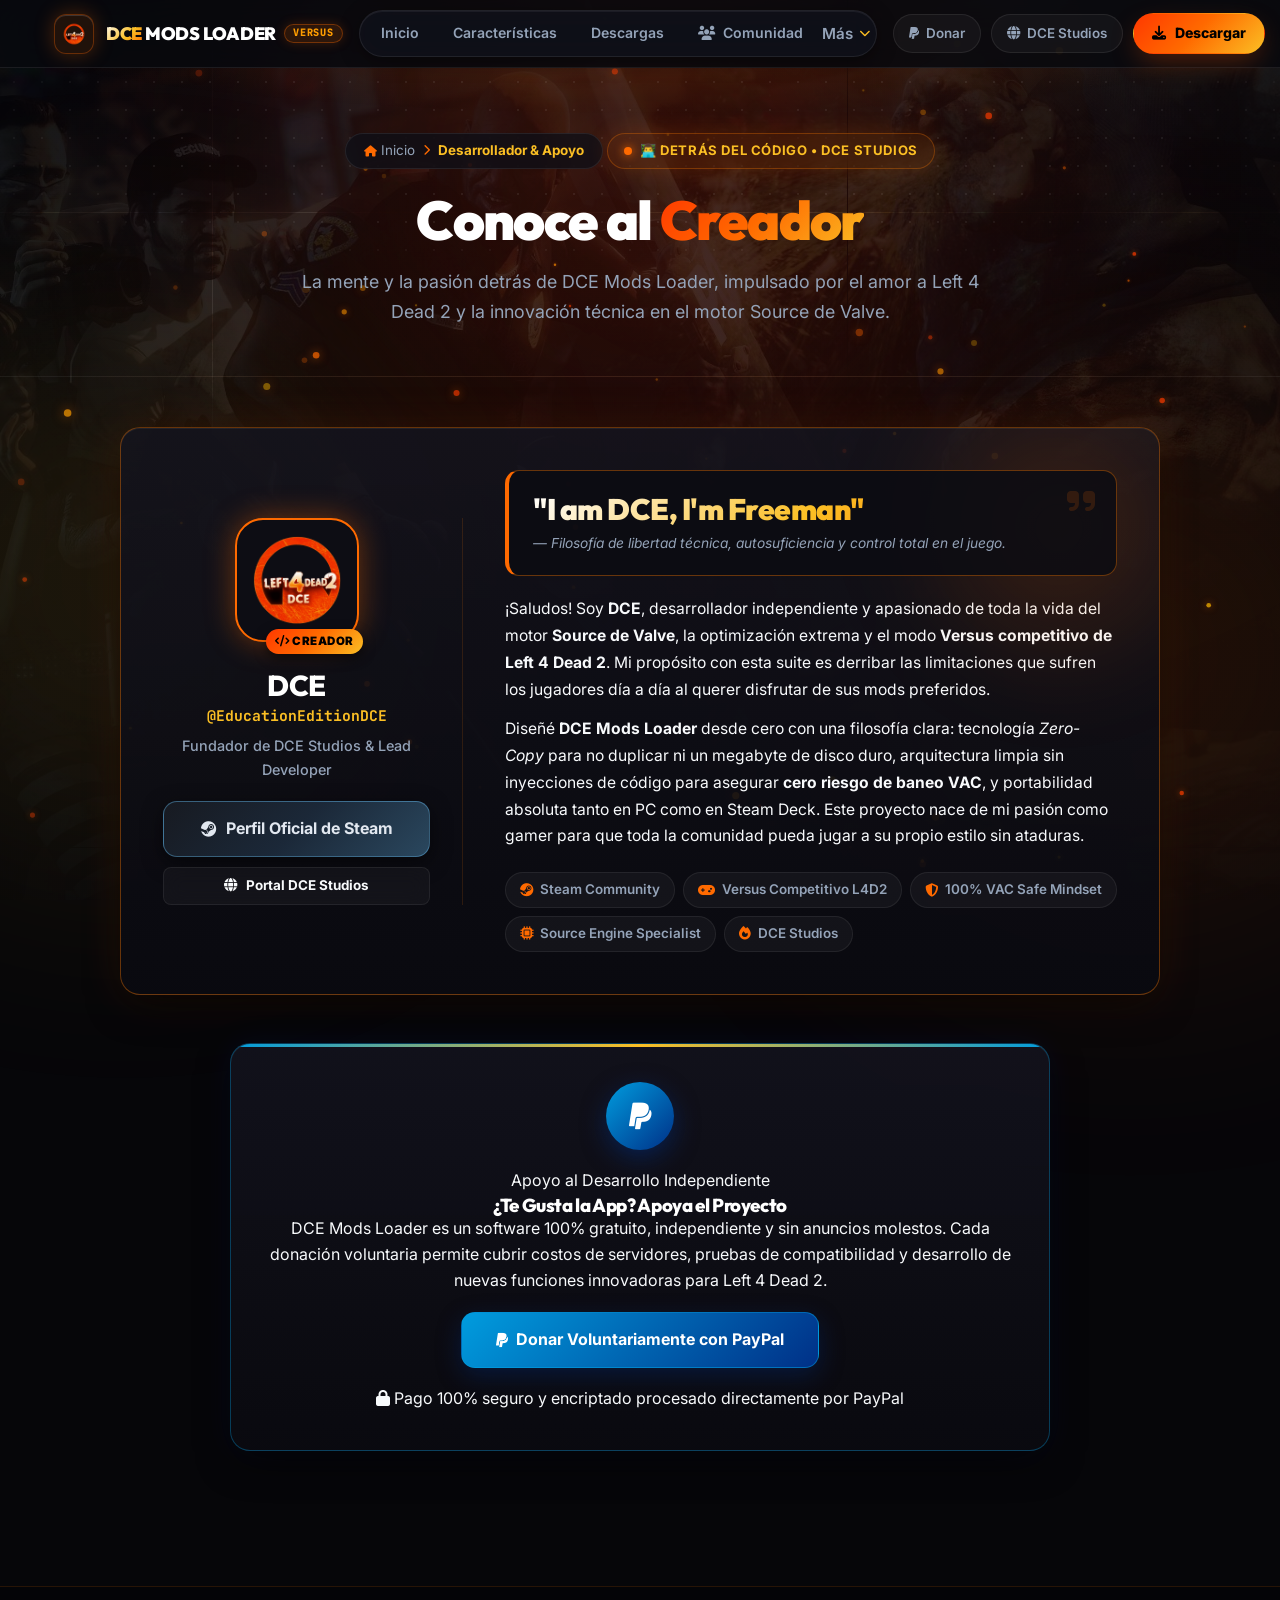
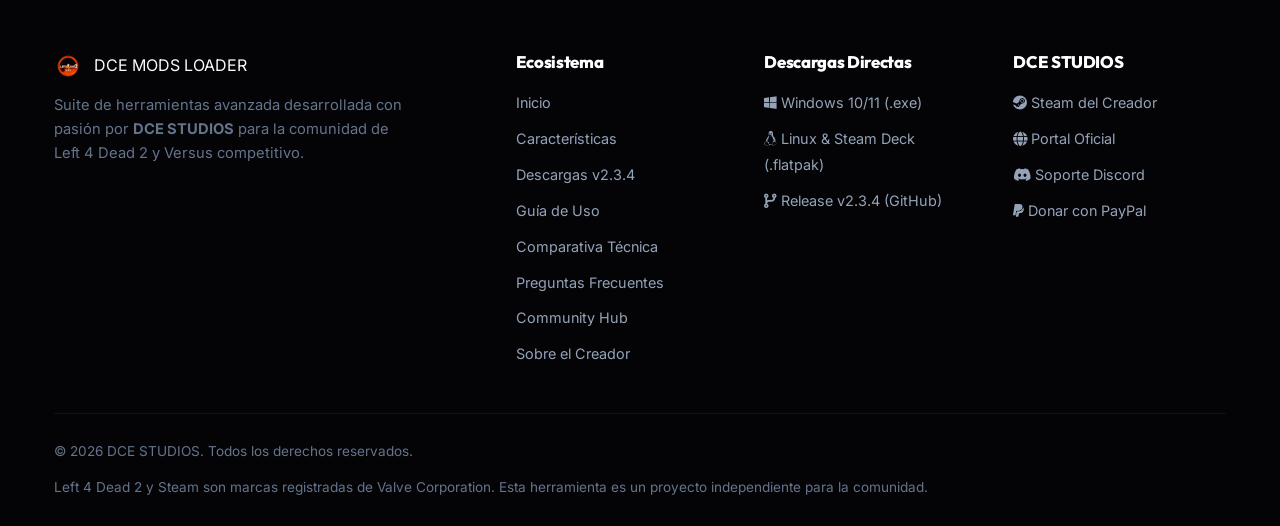
<file: desarrollador.html>
<!DOCTYPE html>
<html lang="es">
<head>
  <meta charset="UTF-8" />
  <meta name="viewport" content="width=device-width, initial-scale=1.0" />
  <title>Sobre el Desarrollador — DCE MODS LOADER [Versus Suite] v2.3.3</title>
  
  <!-- SEO & Social Meta Tags -->
  <meta name="description" content="Conoce a DCE, desarrollador de DCE Mods Loader y fundador de DCE Studios. Filosofía de libertad técnica, soporte en Steam y donaciones con PayPal." />
  <meta name="keywords" content="DCE Studios, EducationEditionDCE, DCE Freeman, Creador L4D2 Modloader, Donar PayPal DCE" />
  <meta name="author" content="DCE STUDIOS" />
  <meta property="og:title" content="Desarrollador Oficial & Apoyo al Proyecto — DCE Mods Loader" />
  <meta property="og:description" content="I am DCE, I'm Freeman. Conoce la mente y pasión detrás de la suite para Left 4 Dead 2 Versus." />
  <meta property="og:image" content="dcemod2.png" />
  <meta property="og:type" content="website" />

  <!-- Favicon -->
  <link rel="icon" type="image/png" href="icono.png" />

  <!-- Google Fonts: Outfit & Inter & JetBrains Mono -->
  <link rel="preconnect" href="https://fonts.googleapis.com" />
  <link rel="preconnect" href="https://fonts.gstatic.com" crossorigin />
  <link href="https://fonts.googleapis.com/css2?family=Inter:wght@400;500;600;700&family=JetBrains+Mono:wght@500;700&family=Outfit:wght@600;700;800;900&display=swap" rel="stylesheet" />

  <!-- FontAwesome Icons -->
  <link rel="stylesheet" href="https://cdnjs.cloudflare.com/ajax/libs/font-awesome/6.5.1/css/all.min.css" integrity="sha512-DTOQO9RWCH3ppGqcWaEA1BIZOC6xxalwEsw9c2QQeAIftl+Vegovlnee1c9QX4TctnWMn13TZye+giMm8e2LwA==" crossorigin="anonymous" referrerpolicy="no-referrer" />

  <!-- Stylesheet -->
  <link rel="stylesheet" href="style.css" />
</head>
<body>

  <!-- Background Animated Particle Canvas -->
  <canvas id="particles-canvas"></canvas>

  <!-- Ambient Glow Lighting -->
  <div class="ambient-light ambient-1"></div>
  <div class="ambient-light ambient-2"></div>
  <div class="ambient-light ambient-3"></div>

  <!-- Toast Notification Container -->
  <div id="toast" class="toast">Mensaje</div>

  <div class="site-wrapper">

    <!-- ==============================================================================
         GLOBAL NAVBAR
         ============================================================================== -->
    <header class="navbar" id="navbar">
      <div class="container">
        <!-- Brand Lockup -->
        <a href="index.html" class="nav-brand">
          <div class="nav-logo-box">
            <img src="icono.png" alt="DCE Logo" class="nav-logo-img" />
          </div>
          <div class="nav-brand-text">
            <span class="brand-title"><strong>DCE</strong> MODS LOADER</span>
            <span class="nav-tag-versus">VERSUS</span>
          </div>
        </a>

        <!-- Center Capsule Navigation -->
        <nav class="nav-center-capsule">
          <ul class="nav-links" id="nav-links">
            <li><a href="index.html" class="nav-link">Inicio</a></li>
            <li><a href="caracteristicas.html" class="nav-link">Características</a></li>
            <li><a href="descargas.html" class="nav-link">Descargas</a></li>
            <li><a href="comunidad.html" class="nav-link nav-link-community"><i class="fas fa-users"></i> Comunidad</a></li>

            <!-- Dropdown "Más" -->
            <li class="nav-dropdown">
              <button class="nav-dropdown-btn" aria-expanded="false" aria-haspopup="true">
                <span>Más</span> <i class="fas fa-chevron-down nav-dropdown-arrow"></i>
              </button>
              <ul class="nav-dropdown-menu">
                <li><a href="guia.html"><i class="fas fa-book-open"></i> Guía de Uso</a></li>
                <li><a href="comparativa.html"><i class="fas fa-chart-bar"></i> Comparativa Técnica</a></li>
                <li><a href="faq.html"><i class="fas fa-circle-question"></i> FAQ &amp; Soporte</a></li>
                <li><a href="desarrollador.html" class="active"><i class="fas fa-user-code"></i> Sobre el Creador</a></li>
              </ul>
            </li>

            <!-- Mobile Drawer Actions -->
            <li class="mobile-only-action">
              <a href="descargas.html" class="btn btn-primary btn-sm" style="width: 100%;">
                <i class="fas fa-download"></i> <span>Descargar v2.3.3</span>
              </a>
            </li>
            <li class="mobile-only-action">
              <a href="https://discord.gg/yCDVqdD2bk" target="_blank" rel="noopener noreferrer" class="btn btn-discord btn-sm" style="width: 100%;">
                <i class="fab fa-discord"></i> <span>Soporte Discord</span>
              </a>
            </li>
            <li class="mobile-only-action">
              <a href="https://www.paypal.com/ncp/payment/N76HFPRT372D2" target="_blank" rel="noopener noreferrer" class="btn btn-paypal btn-sm" style="width: 100%;">
                <i class="fab fa-paypal"></i> <span>Donar con PayPal</span>
              </a>
            </li>
          </ul>
        </nav>

        <!-- Right Actions -->
        <div class="nav-actions">
          <a href="https://www.paypal.com/ncp/payment/N76HFPRT372D2" target="_blank" rel="noopener noreferrer" class="nav-pill-btn nav-pill-paypal nav-btn-desktop" title="Donar con PayPal">
            <i class="fab fa-paypal"></i> <span>Donar</span>
          </a>
          <a href="https://dcegaming.studio/" target="_blank" rel="noopener noreferrer" class="nav-pill-btn nav-btn-desktop" title="Portal DCE Studios">
            <i class="fas fa-globe"></i> <span>DCE Studios</span>
          </a>
          <a href="descargas.html" class="btn btn-primary btn-sm nav-btn-cta nav-btn-desktop">
            <i class="fas fa-download"></i> <span>Descargar</span>
          </a>
          <button class="nav-toggle" id="nav-toggle" aria-label="Abrir menú">
            <i class="fas fa-bars"></i>
          </button>
        </div>
      </div>
    </header>

    <!-- ==============================================================================
         PAGE HERO
         ============================================================================== -->
    <section class="page-hero">
      <div class="bg-mesh-grid"></div>
      <div class="container">
        <div class="breadcrumb">
          <a href="index.html"><i class="fas fa-house"></i> Inicio</a>
          <i class="fas fa-chevron-right"></i>
          <span class="current">Desarrollador &amp; Apoyo</span>
        </div>

        <div class="badge badge-flame" style="margin-bottom: 16px;">
          <span class="badge-pulse"></span>
          <span>👨‍💻 Detrás del Código • DCE STUDIOS</span>
        </div>

        <h1 class="page-hero-title">
          Conoce al <span class="text-gradient">Creador</span>
        </h1>
        <p class="page-hero-desc">
          La mente y la pasión detrás de DCE Mods Loader, impulsado por el amor a Left 4 Dead 2 y la innovación técnica en el motor Source de Valve.
        </p>
      </div>
    </section>

    <!-- ==============================================================================
         DEVELOPER SPOTLIGHT CARD
         ============================================================================== -->
    <section class="section" style="padding-top: 50px;">
      <div class="container">

        <div class="dev-card">
          <div class="dev-grid">

            <!-- Left Column: Avatar & Profile Card -->
            <div class="dev-profile">
              <div class="dev-avatar-wrapper">
                <img src="icono.png" alt="DCE Developer Avatar" class="dev-avatar-img" />
                <span class="dev-status-badge"><i class="fas fa-code"></i> CREADOR</span>
              </div>

              <h3 class="dev-name">DCE</h3>
              <p class="dev-handle">@EducationEditionDCE</p>
              <p class="dev-role">Fundador de DCE Studios &amp; Lead Developer</p>

              <div class="dev-actions">
                <a href="https://steamcommunity.com/id/EducationEditionDCE/" target="_blank" rel="noopener noreferrer" class="btn btn-steam btn-lg">
                  <i class="fab fa-steam"></i>
                  <span>Perfil Oficial de Steam</span>
                </a>

                <a href="https://dcegaming.studio/" target="_blank" rel="noopener noreferrer" class="btn btn-secondary btn-sm">
                  <i class="fas fa-globe"></i>
                  <span>Portal DCE Studios</span>
                </a>
              </div>
            </div>

            <!-- Right Column: Bio, Philosophy & Catchphrase -->
            <div class="dev-bio-col">

              <!-- Quote Highlight Box -->
              <div class="dev-quote-box">
                <i class="fas fa-quote-right quote-icon"></i>
                <blockquote class="dev-quote">"I am DCE, I'm Freeman"</blockquote>
                <span class="quote-sub">— Filosofía de libertad técnica, autosuficiencia y control total en el juego.</span>
              </div>

              <!-- Personal Description & Passion -->
              <div class="dev-text">
                <p>
                  ¡Saludos! Soy <strong>DCE</strong>, desarrollador independiente y apasionado de toda la vida del motor <strong>Source de Valve</strong>, la optimización extrema y el modo <strong>Versus competitivo de Left 4 Dead 2</strong>. Mi propósito con esta suite es derribar las limitaciones que sufren los jugadores día a día al querer disfrutar de sus mods preferidos.
                </p>
                <p>
                  Diseñé <strong>DCE Mods Loader</strong> desde cero con una filosofía clara: tecnología <em>Zero-Copy</em> para no duplicar ni un megabyte de disco duro, arquitectura limpia sin inyecciones de código para asegurar <strong>cero riesgo de baneo VAC</strong>, y portabilidad absoluta tanto en PC como en Steam Deck. Este proyecto nace de mi pasión como gamer para que toda la comunidad pueda jugar a su propio estilo sin ataduras.
                </p>
              </div>

              <!-- Tags / Pills -->
              <div class="dev-pills">
                <span class="dev-pill"><i class="fab fa-steam"></i> Steam Community</span>
                <span class="dev-pill"><i class="fas fa-gamepad"></i> Versus Competitivo L4D2</span>
                <span class="dev-pill"><i class="fas fa-shield-halved"></i> 100% VAC Safe Mindset</span>
                <span class="dev-pill"><i class="fas fa-microchip"></i> Source Engine Specialist</span>
                <span class="dev-pill"><i class="fas fa-fire"></i> DCE Studios</span>
              </div>

            </div>

          </div>
        </div>

        <!-- PayPal Donation Card -->
        <div class="donate-container" style="margin-top: 48px;">
          <div class="donate-card">

            <div class="donate-icon-circle">
              <i class="fab fa-paypal"></i>
            </div>

            <div class="donate-content">
              <span class="donate-tag">Apoyo al Desarrollo Independiente</span>
              <h3 class="donate-title">¿Te Gusta la App? Apoya el Proyecto</h3>
              <p class="donate-desc">
                DCE Mods Loader es un software 100% gratuito, independiente y sin anuncios molestos. Cada donación voluntaria permite cubrir costos de servidores, pruebas de compatibilidad y desarrollo de nuevas funciones innovadoras para Left 4 Dead 2.
              </p>
            </div>

            <a href="https://www.paypal.com/ncp/payment/N76HFPRT372D2" target="_blank" rel="noopener noreferrer" class="btn btn-paypal btn-lg" style="width: auto; padding: 14px 34px;">
              <i class="fab fa-paypal"></i>
              <span>Donar Voluntariamente con PayPal</span>
            </a>

            <span class="donate-safe-note">
              <i class="fas fa-lock"></i> Pago 100% seguro y encriptado procesado directamente por PayPal
            </span>

          </div>
        </div>

      </div>
    </section>

    <!-- ==============================================================================
         GLOBAL FOOTER
         ============================================================================== -->
    <footer class="footer">
      <div class="container">
        <div class="footer-content">
          <div class="footer-brand">
            <div class="nav-brand">
              <img src="icono.png" alt="DCE Logo" class="nav-logo-img" />
              <span>DCE MODS LOADER</span>
            </div>
            <p class="footer-desc">
              Suite de herramientas avanzada desarrollada con pasión por <strong>DCE STUDIOS</strong> para la comunidad de Left 4 Dead 2 y Versus competitivo.
            </p>
          </div>

          <div class="footer-column">
            <h4>Ecosistema</h4>
            <ul class="footer-links">
              <li><a href="index.html">Inicio</a></li>
              <li><a href="caracteristicas.html">Características</a></li>
              <li><a href="descargas.html">Descargas v2.3.4</a></li>
              <li><a href="guia.html">Guía de Uso</a></li>
              <li><a href="comparativa.html">Comparativa Técnica</a></li>
              <li><a href="faq.html">Preguntas Frecuentes</a></li>
              <li><a href="comunidad.html">Community Hub</a></li>
              <li><a href="desarrollador.html">Sobre el Creador</a></li>
            </ul>
          </div>

          <div class="footer-column">
            <h4>Descargas Directas</h4>
            <ul class="footer-links">
              <li><a href="https://github.com/DCE-21k69/DCE-MODLOADER-VERSUS.L4D2-WED-PAGINE/releases/download/v2.3.4/DCE_Mods_Loader_Setup.exe"><i class="fab fa-windows"></i> Windows 10/11 (.exe)</a></li>
              <li><a href="https://github.com/DCE-21k69/DCE-MODLOADER-VERSUS.L4D2-WED-PAGINE/releases/download/v2.3.4/DCE_Mods_Loader.flatpak"><i class="fab fa-linux"></i> Linux &amp; Steam Deck (.flatpak)</a></li>
              <li><a href="https://github.com/DCE-21k69/DCE-MODLOADER-VERSUS.L4D2-WED-PAGINE/releases/tag/v2.3.4" target="_blank" rel="noopener noreferrer"><i class="fas fa-code-branch"></i> Release v2.3.4 (GitHub)</a></li>
            </ul>
          </div>

          <div class="footer-column">
            <h4>DCE STUDIOS</h4>
            <ul class="footer-links">
              <li><a href="https://steamcommunity.com/id/EducationEditionDCE/" target="_blank" rel="noopener noreferrer"><i class="fab fa-steam"></i> Steam del Creador</a></li>
              <li><a href="https://dcegaming.studio/" target="_blank" rel="noopener noreferrer"><i class="fas fa-globe"></i> Portal Oficial</a></li>
              <li><a href="https://discord.gg/yCDVqdD2bk" target="_blank" rel="noopener noreferrer"><i class="fab fa-discord"></i> Soporte Discord</a></li>
              <li><a href="https://www.paypal.com/ncp/payment/N76HFPRT372D2" target="_blank" rel="noopener noreferrer"><i class="fab fa-paypal"></i> Donar con PayPal</a></li>
            </ul>
          </div>
        </div>

        <div class="footer-bottom">
          <p>© 2026 DCE STUDIOS. Todos los derechos reservados.</p>
          <p>Left 4 Dead 2 y Steam son marcas registradas de Valve Corporation. Esta herramienta es un proyecto independiente para la comunidad.</p>
        </div>
      </div>
    </footer>

  </div>

  <!-- Scripts -->
  <script src="script.js"></script>
</body>
</html>
</file>
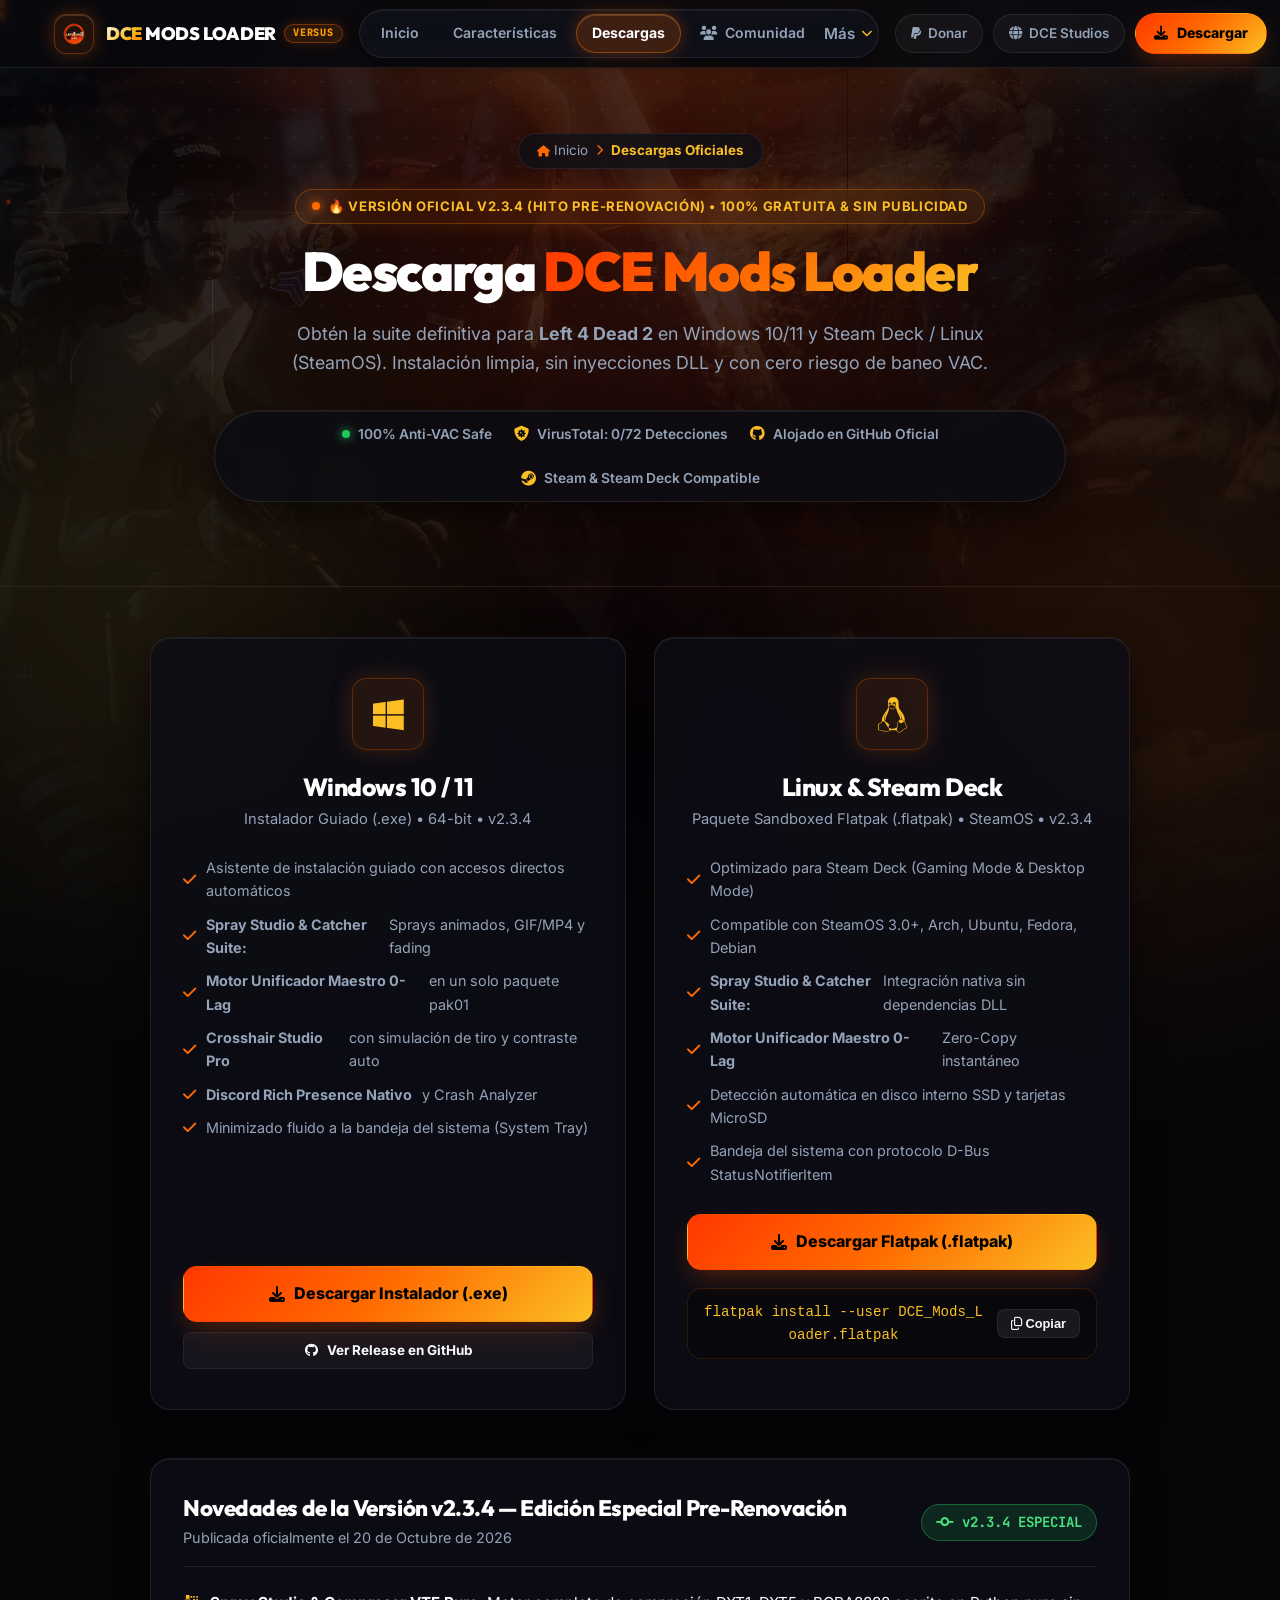
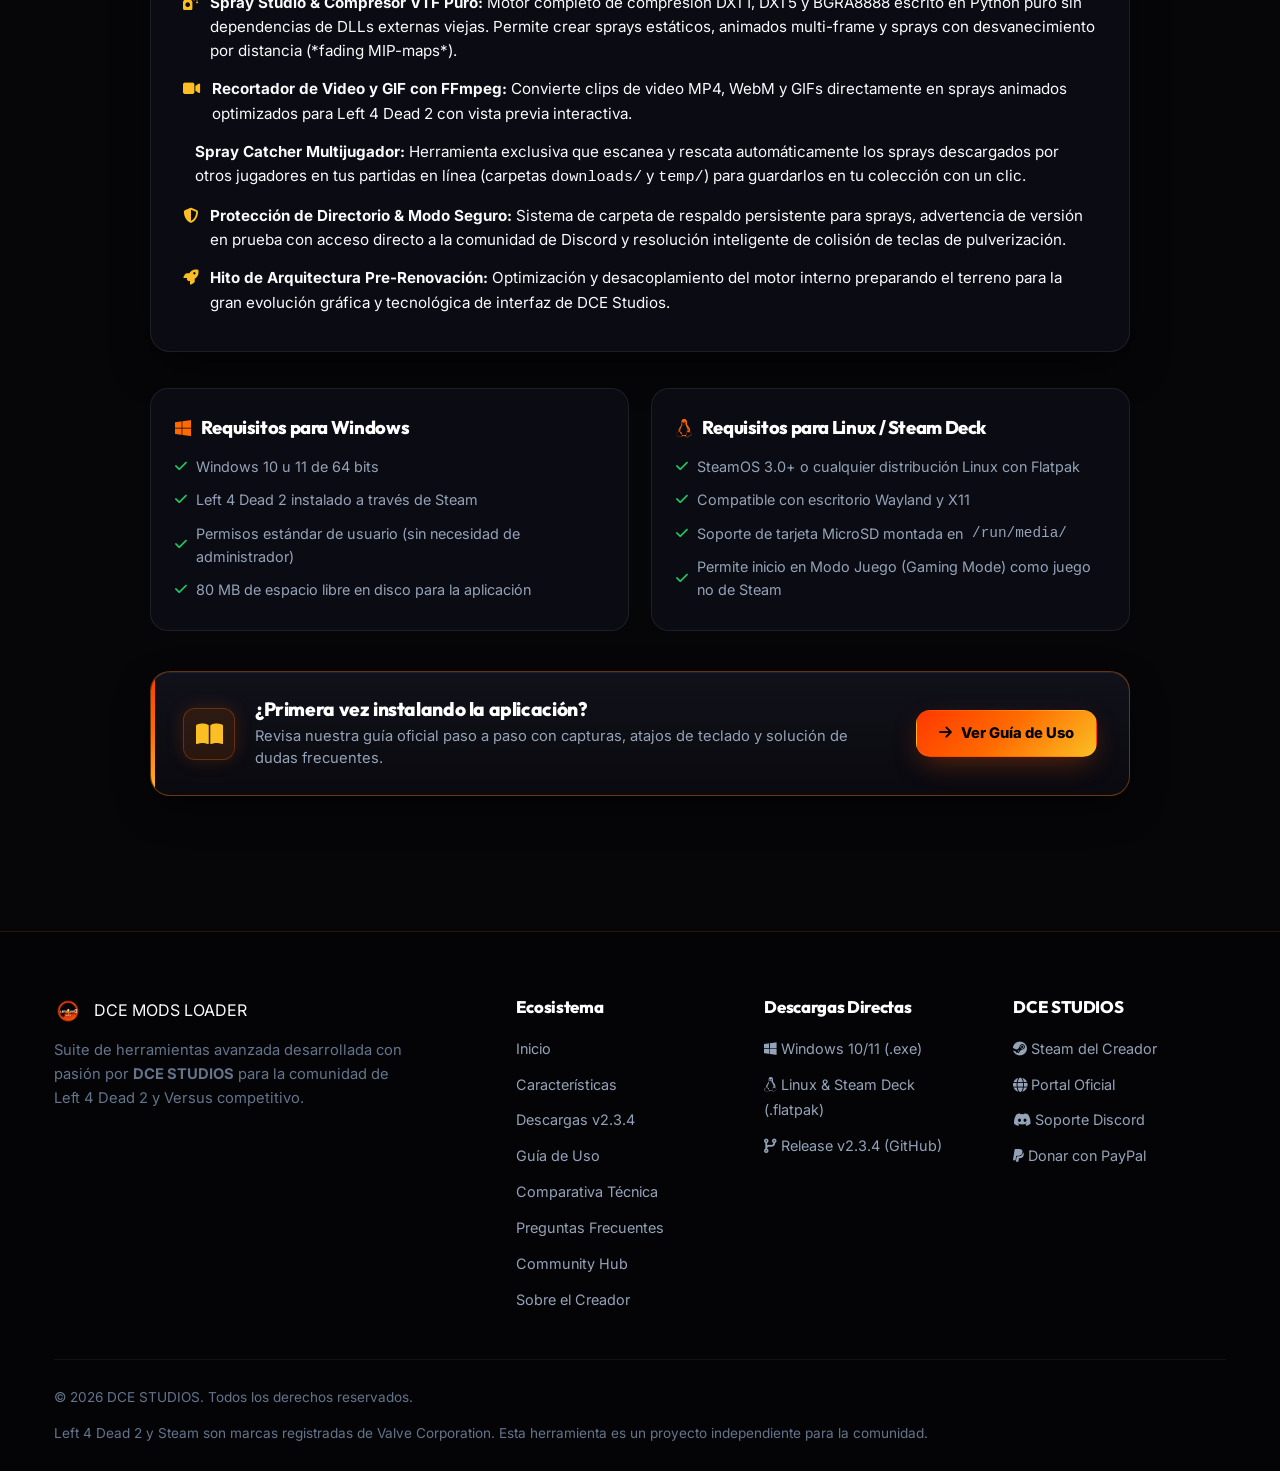
<file: descargas.html>
<!DOCTYPE html>
<html lang="es">
<head>
  <meta charset="UTF-8" />
  <meta name="viewport" content="width=device-width, initial-scale=1.0" />
  <title>Descargas Oficiales — DCE MODS LOADER [Versus Suite] v2.3.3</title>
  
  <!-- SEO & Social Meta Tags -->
  <meta name="description" content="Descarga oficial de DCE Mods Loader v2.3.3 para Windows 10/11 y Steam Deck (SteamOS). Juega con mods en Versus sin bloqueos y 100% seguro contra VAC." />
  <meta name="keywords" content="Descargar DCE Mods Loader, L4D2 Versus mods, Steam Deck L4D2, Left 4 Dead 2 addons versus, Flatpak, Windows Setup" />
  <meta name="author" content="DCE STUDIOS" />
  <meta property="og:title" content="Descarga Oficial DCE Mods Loader v2.3.3 — Left 4 Dead 2 Versus" />
  <meta property="og:description" content="Descarga oficial y gratuita para Windows y Steam Deck. Sin publicidad y 100% libre de virus." />
  <meta property="og:image" content="dcemod2.png" />
  <meta property="og:type" content="website" />

  <!-- Favicon -->
  <link rel="icon" type="image/png" href="icono.png" />

  <!-- Google Fonts: Outfit & Inter & JetBrains Mono -->
  <link rel="preconnect" href="https://fonts.googleapis.com" />
  <link rel="preconnect" href="https://fonts.gstatic.com" crossorigin />
  <link href="https://fonts.googleapis.com/css2?family=Inter:wght@400;500;600;700&family=JetBrains+Mono:wght@500;700&family=Outfit:wght@600;700;800;900&display=swap" rel="stylesheet" />

  <!-- FontAwesome Icons -->
  <link rel="stylesheet" href="https://cdnjs.cloudflare.com/ajax/libs/font-awesome/6.5.1/css/all.min.css" integrity="sha512-DTOQO9RWCH3ppGqcWaEA1BIZOC6xxalwEsw9c2QQeAIftl+Vegovlnee1c9QX4TctnWMn13TZye+giMm8e2LwA==" crossorigin="anonymous" referrerpolicy="no-referrer" />

  <!-- Stylesheet -->
  <link rel="stylesheet" href="style.css" />
</head>
<body>

  <!-- Background Animated Particle Canvas -->
  <canvas id="particles-canvas"></canvas>

  <!-- Ambient Glow Lighting -->
  <div class="ambient-light ambient-1"></div>
  <div class="ambient-light ambient-2"></div>
  <div class="ambient-light ambient-3"></div>

  <!-- Toast Notification Container -->
  <div id="toast" class="toast">Mensaje copiado con éxito</div>

  <div class="site-wrapper">

    <!-- ==============================================================================
         GLOBAL NAVBAR
         ============================================================================== -->
    <header class="navbar" id="navbar">
      <div class="container">
        <!-- Brand Lockup -->
        <a href="index.html" class="nav-brand">
          <div class="nav-logo-box">
            <img src="icono.png" alt="DCE Logo" class="nav-logo-img" />
          </div>
          <div class="nav-brand-text">
            <span class="brand-title"><strong>DCE</strong> MODS LOADER</span>
            <span class="nav-tag-versus">VERSUS</span>
          </div>
        </a>

        <!-- Center Capsule Navigation -->
        <nav class="nav-center-capsule">
          <ul class="nav-links" id="nav-links">
            <li><a href="index.html" class="nav-link">Inicio</a></li>
            <li><a href="caracteristicas.html" class="nav-link">Características</a></li>
            <li><a href="descargas.html" class="nav-link active">Descargas</a></li>
            <li><a href="comunidad.html" class="nav-link nav-link-community"><i class="fas fa-users"></i> Comunidad</a></li>

            <!-- Dropdown "Más" -->
            <li class="nav-dropdown">
              <button class="nav-dropdown-btn" aria-expanded="false" aria-haspopup="true">
                <span>Más</span> <i class="fas fa-chevron-down nav-dropdown-arrow"></i>
              </button>
              <ul class="nav-dropdown-menu">
                <li><a href="guia.html"><i class="fas fa-book-open"></i> Guía de Uso</a></li>
                <li><a href="comparativa.html"><i class="fas fa-chart-bar"></i> Comparativa Técnica</a></li>
                <li><a href="faq.html"><i class="fas fa-circle-question"></i> FAQ &amp; Soporte</a></li>
                <li><a href="desarrollador.html"><i class="fas fa-user-code"></i> Sobre el Creador</a></li>
              </ul>
            </li>

            <!-- Mobile Drawer Actions -->
            <li class="mobile-only-action">
              <a href="descargas.html" class="btn btn-primary btn-sm" style="width: 100%;">
                <i class="fas fa-download"></i> <span>Descargar v2.3.3</span>
              </a>
            </li>
            <li class="mobile-only-action">
              <a href="https://discord.gg/yCDVqdD2bk" target="_blank" rel="noopener noreferrer" class="btn btn-discord btn-sm" style="width: 100%;">
                <i class="fab fa-discord"></i> <span>Soporte Discord</span>
              </a>
            </li>
            <li class="mobile-only-action">
              <a href="https://www.paypal.com/ncp/payment/N76HFPRT372D2" target="_blank" rel="noopener noreferrer" class="btn btn-paypal btn-sm" style="width: 100%;">
                <i class="fab fa-paypal"></i> <span>Donar con PayPal</span>
              </a>
            </li>
          </ul>
        </nav>

        <!-- Right Actions -->
        <div class="nav-actions">
          <a href="https://www.paypal.com/ncp/payment/N76HFPRT372D2" target="_blank" rel="noopener noreferrer" class="nav-pill-btn nav-pill-paypal nav-btn-desktop" title="Donar con PayPal">
            <i class="fab fa-paypal"></i> <span>Donar</span>
          </a>
          <a href="https://dcegaming.studio/" target="_blank" rel="noopener noreferrer" class="nav-pill-btn nav-btn-desktop" title="Portal DCE Studios">
            <i class="fas fa-globe"></i> <span>DCE Studios</span>
          </a>
          <a href="descargas.html" class="btn btn-primary btn-sm nav-btn-cta nav-btn-desktop">
            <i class="fas fa-download"></i> <span>Descargar</span>
          </a>
          <button class="nav-toggle" id="nav-toggle" aria-label="Abrir menú">
            <i class="fas fa-bars"></i>
          </button>
        </div>
      </div>
    </header>

    <!-- ==============================================================================
         PAGE HERO
         ============================================================================== -->
    <section class="page-hero">
      <div class="bg-mesh-grid"></div>
      <div class="container">
        <div class="breadcrumb">
          <a href="index.html"><i class="fas fa-house"></i> Inicio</a>
          <i class="fas fa-chevron-right"></i>
          <span class="current">Descargas Oficiales</span>
        </div>

        <div class="badge badge-flame" style="margin-bottom: 16px;">
          <span class="badge-pulse"></span>
          <span>🔥 Versión Oficial v2.3.4 (Hito Pre-Renovación) • 100% Gratuita &amp; Sin Publicidad</span>
        </div>

        <h1 class="page-hero-title">
          Descarga <span class="text-gradient">DCE Mods Loader</span>
        </h1>
        <p class="page-hero-desc">
          Obtén la suite definitiva para <strong>Left 4 Dead 2</strong> en Windows 10/11 y Steam Deck / Linux (SteamOS). Instalación limpia, sin inyecciones DLL y con cero riesgo de baneo VAC.
        </p>

        <!-- Overwolf-Style Live Trust Bar -->
        <div class="hero-trust-bar" style="margin-top: 32px;">
          <div class="trust-item">
            <span class="live-dot-green"></span>
            <span>100% Anti-VAC Safe</span>
          </div>
          <div class="trust-item">
            <i class="fas fa-shield-virus"></i>
            <span>VirusTotal: 0/72 Detecciones</span>
          </div>
          <div class="trust-item">
            <i class="fab fa-github"></i>
            <span>Alojado en GitHub Oficial</span>
          </div>
          <div class="trust-item">
            <i class="fab fa-steam"></i>
            <span>Steam &amp; Steam Deck Compatible</span>
          </div>
        </div>
      </div>
    </section>

    <!-- ==============================================================================
         DOWNLOADS PLATFORM CARDS
         ============================================================================== -->
    <section class="section" style="padding-top: 50px;">
      <div class="container">

        <div class="downloads-grid">

          <!-- Windows Card -->
          <div class="download-card">
            <div class="download-icon">
              <i class="fab fa-windows"></i>
            </div>
            <h3 class="download-platform">Windows 10 / 11</h3>
            <p class="download-meta">Instalador Guiado (.exe) • 64-bit • v2.3.4</p>

            <ul class="download-features">
              <li><i class="fas fa-check"></i> Asistente de instalación guiado con accesos directos automáticos</li>
              <li><i class="fas fa-check"></i> <strong>Spray Studio &amp; Catcher Suite:</strong> Sprays animados, GIF/MP4 y fading</li>
              <li><i class="fas fa-check"></i> <strong>Motor Unificador Maestro 0-Lag</strong> en un solo paquete pak01</li>
              <li><i class="fas fa-check"></i> <strong>Crosshair Studio Pro</strong> con simulación de tiro y contraste auto</li>
              <li><i class="fas fa-check"></i> <strong>Discord Rich Presence Nativo</strong> y Crash Analyzer</li>
              <li><i class="fas fa-check"></i> Minimizado fluido a la bandeja del sistema (System Tray)</li>
            </ul>

            <div class="download-btn-wrapper">
              <a href="https://github.com/DCE-21k69/DCE-MODLOADER-VERSUS.L4D2-WED-PAGINE/releases/download/v2.3.4/DCE_Mods_Loader_Setup.exe" class="btn btn-primary btn-lg" download style="margin-bottom: 10px;">
                <i class="fas fa-download"></i>
                <span>Descargar Instalador (.exe)</span>
              </a>
              <a href="https://github.com/DCE-21k69/DCE-MODLOADER-VERSUS.L4D2-WED-PAGINE/releases/tag/v2.3.4" target="_blank" rel="noopener noreferrer" class="btn btn-secondary btn-sm">
                <i class="fab fa-github"></i> Ver Release en GitHub
              </a>
            </div>
          </div>

          <!-- Linux / Steam Deck Card -->
          <div class="download-card">
            <div class="download-icon">
              <i class="fab fa-linux"></i>
            </div>
            <h3 class="download-platform">Linux &amp; Steam Deck</h3>
            <p class="download-meta">Paquete Sandboxed Flatpak (.flatpak) • SteamOS • v2.3.4</p>

            <ul class="download-features">
              <li><i class="fas fa-check"></i> Optimizado para Steam Deck (Gaming Mode &amp; Desktop Mode)</li>
              <li><i class="fas fa-check"></i> Compatible con SteamOS 3.0+, Arch, Ubuntu, Fedora, Debian</li>
              <li><i class="fas fa-check"></i> <strong>Spray Studio &amp; Catcher Suite:</strong> Integración nativa sin dependencias DLL</li>
              <li><i class="fas fa-check"></i> <strong>Motor Unificador Maestro 0-Lag</strong> Zero-Copy instantáneo</li>
              <li><i class="fas fa-check"></i> Detección automática en disco interno SSD y tarjetas MicroSD</li>
              <li><i class="fas fa-check"></i> Bandeja del sistema con protocolo D-Bus StatusNotifierItem</li>
            </ul>

            <div class="download-btn-wrapper">
              <a href="https://github.com/DCE-21k69/DCE-MODLOADER-VERSUS.L4D2-WED-PAGINE/releases/download/v2.3.4/DCE_Mods_Loader.flatpak" class="btn btn-primary btn-lg" download style="margin-bottom: 10px;">
                <i class="fas fa-download"></i>
                <span>Descargar Flatpak (.flatpak)</span>
              </a>
              <div class="code-box" style="margin-top: 8px;">
                <code>flatpak install --user DCE_Mods_Loader.flatpak</code>
                <button class="copy-btn" data-clipboard="flatpak install --user DCE_Mods_Loader.flatpak">
                  <i class="far fa-copy"></i> Copiar
                </button>
              </div>
            </div>
          </div>

        </div>

        <!-- Changelog Section Card (Raycast Style) -->
        <div class="changelog-card">
          <div class="changelog-header">
            <div>
              <h3 style="font-size: 1.4rem; font-weight: 800; margin-bottom: 4px;">Novedades de la Versión v2.3.4 — Edición Especial Pre-Renovación</h3>
              <p style="color: var(--text-dim); font-size: 0.9rem;">Publicada oficialmente el 20 de Octubre de 2026</p>
            </div>
            <span class="changelog-version-tag">
              <i class="fas fa-code-commit"></i> v2.3.4 ESPECIAL
            </span>
          </div>

          <ul class="changelog-list">
            <li>
              <i class="fas fa-spray-can"></i>
              <div>
                <strong>Spray Studio &amp; Compresor VTF Puro:</strong> Motor completo de compresión DXT1, DXT5 y BGRA8888 escrito en Python puro sin dependencias de DLLs externas viejas. Permite crear sprays estáticos, animados multi-frame y sprays con desvanecimiento por distancia (*fading MIP-maps*).
              </div>
            </li>
            <li>
              <i class="fas fa-video"></i>
              <div>
                <strong>Recortador de Video y GIF con FFmpeg:</strong> Convierte clips de video MP4, WebM y GIFs directamente en sprays animados optimizados para Left 4 Dead 2 con vista previa interactiva.
              </div>
            </li>
            <li>
              <i class="fas fa-radar"></i>
              <div>
                <strong>Spray Catcher Multijugador:</strong> Herramienta exclusiva que escanea y rescata automáticamente los sprays descargados por otros jugadores en tus partidas en línea (carpetas <code>downloads/</code> y <code>temp/</code>) para guardarlos en tu colección con un clic.
              </div>
            </li>
            <li>
              <i class="fas fa-shield-halved"></i>
              <div>
                <strong>Protección de Directorio &amp; Modo Seguro:</strong> Sistema de carpeta de respaldo persistente para sprays, advertencia de versión en prueba con acceso directo a la comunidad de Discord y resolución inteligente de colisión de teclas de pulverización.
              </div>
            </li>
            <li>
              <i class="fas fa-rocket"></i>
              <div>
                <strong>Hito de Arquitectura Pre-Renovación:</strong> Optimización y desacoplamiento del motor interno preparando el terreno para la gran evolución gráfica y tecnológica de interfaz de DCE Studios.
              </div>
            </li>
          </ul>
        </div>

        <!-- Requirements & Trust Grid -->
        <div class="requirements-grid">
          <div class="req-card">
            <h4><i class="fab fa-windows"></i> Requisitos para Windows</h4>
            <ul class="req-list">
              <li><i class="fas fa-check"></i> Windows 10 u 11 de 64 bits</li>
              <li><i class="fas fa-check"></i> Left 4 Dead 2 instalado a través de Steam</li>
              <li><i class="fas fa-check"></i> Permisos estándar de usuario (sin necesidad de administrador)</li>
              <li><i class="fas fa-check"></i> 80 MB de espacio libre en disco para la aplicación</li>
            </ul>
          </div>

          <div class="req-card">
            <h4><i class="fab fa-linux"></i> Requisitos para Linux / Steam Deck</h4>
            <ul class="req-list">
              <li><i class="fas fa-check"></i> SteamOS 3.0+ o cualquier distribución Linux con Flatpak</li>
              <li><i class="fas fa-check"></i> Compatible con escritorio Wayland y X11</li>
              <li><i class="fas fa-check"></i> Soporte de tarjeta MicroSD montada en <code>/run/media/</code></li>
              <li><i class="fas fa-check"></i> Permite inicio en Modo Juego (Gaming Mode) como juego no de Steam</li>
            </ul>
          </div>
        </div>

        <!-- Next Step Navigation Callout -->
        <div class="coming-soon-banner" style="margin-top: 40px;">
          <div class="banner-content">
            <div class="banner-icon"><i class="fas fa-book-open" style="color: var(--flame-gold);"></i></div>
            <div class="banner-text">
              <h4>¿Primera vez instalando la aplicación?</h4>
              <p>Revisa nuestra guía oficial paso a paso con capturas, atajos de teclado y solución de dudas frecuentes.</p>
            </div>
          </div>
          <a href="guia.html" class="btn btn-primary" style="flex-shrink: 0;">
            <i class="fas fa-arrow-right"></i> <span>Ver Guía de Uso</span>
          </a>
        </div>

      </div>
    </section>

    <!-- ==============================================================================
         GLOBAL FOOTER
         ============================================================================== -->
    <footer class="footer">
      <div class="container">
        <div class="footer-content">
          <div class="footer-brand">
            <div class="nav-brand">
              <img src="icono.png" alt="DCE Logo" class="nav-logo-img" />
              <span>DCE MODS LOADER</span>
            </div>
            <p class="footer-desc">
              Suite de herramientas avanzada desarrollada con pasión por <strong>DCE STUDIOS</strong> para la comunidad de Left 4 Dead 2 y Versus competitivo.
            </p>
          </div>

          <div class="footer-column">
            <h4>Ecosistema</h4>
            <ul class="footer-links">
              <li><a href="index.html">Inicio</a></li>
              <li><a href="caracteristicas.html">Características</a></li>
              <li><a href="descargas.html">Descargas v2.3.4</a></li>
              <li><a href="guia.html">Guía de Uso</a></li>
              <li><a href="comparativa.html">Comparativa Técnica</a></li>
              <li><a href="faq.html">Preguntas Frecuentes</a></li>
              <li><a href="comunidad.html">Community Hub</a></li>
              <li><a href="desarrollador.html">Sobre el Creador</a></li>
            </ul>
          </div>

          <div class="footer-column">
            <h4>Descargas Directas</h4>
            <ul class="footer-links">
              <li><a href="https://github.com/DCE-21k69/DCE-MODLOADER-VERSUS.L4D2-WED-PAGINE/releases/download/v2.3.4/DCE_Mods_Loader_Setup.exe"><i class="fab fa-windows"></i> Windows 10/11 (.exe)</a></li>
              <li><a href="https://github.com/DCE-21k69/DCE-MODLOADER-VERSUS.L4D2-WED-PAGINE/releases/download/v2.3.4/DCE_Mods_Loader.flatpak"><i class="fab fa-linux"></i> Linux &amp; Steam Deck (.flatpak)</a></li>
              <li><a href="https://github.com/DCE-21k69/DCE-MODLOADER-VERSUS.L4D2-WED-PAGINE/releases/tag/v2.3.4" target="_blank" rel="noopener noreferrer"><i class="fas fa-code-branch"></i> Release v2.3.4 (GitHub)</a></li>
            </ul>
          </div>

          <div class="footer-column">
            <h4>DCE STUDIOS</h4>
            <ul class="footer-links">
              <li><a href="https://steamcommunity.com/id/EducationEditionDCE/" target="_blank" rel="noopener noreferrer"><i class="fab fa-steam"></i> Steam del Creador</a></li>
              <li><a href="https://dcegaming.studio/" target="_blank" rel="noopener noreferrer"><i class="fas fa-globe"></i> Portal Oficial</a></li>
              <li><a href="https://discord.gg/yCDVqdD2bk" target="_blank" rel="noopener noreferrer"><i class="fab fa-discord"></i> Soporte Discord</a></li>
              <li><a href="https://www.paypal.com/ncp/payment/N76HFPRT372D2" target="_blank" rel="noopener noreferrer"><i class="fab fa-paypal"></i> Donar con PayPal</a></li>
            </ul>
          </div>
        </div>

        <div class="footer-bottom">
          <p>© 2026 DCE STUDIOS. Todos los derechos reservados.</p>
          <p>Left 4 Dead 2 y Steam son marcas registradas de Valve Corporation. Esta herramienta es un proyecto independiente para la comunidad.</p>
        </div>
      </div>
    </footer>

  </div>

  <!-- Scripts -->
  <script src="script.js"></script>
</body>
</html>
</file>
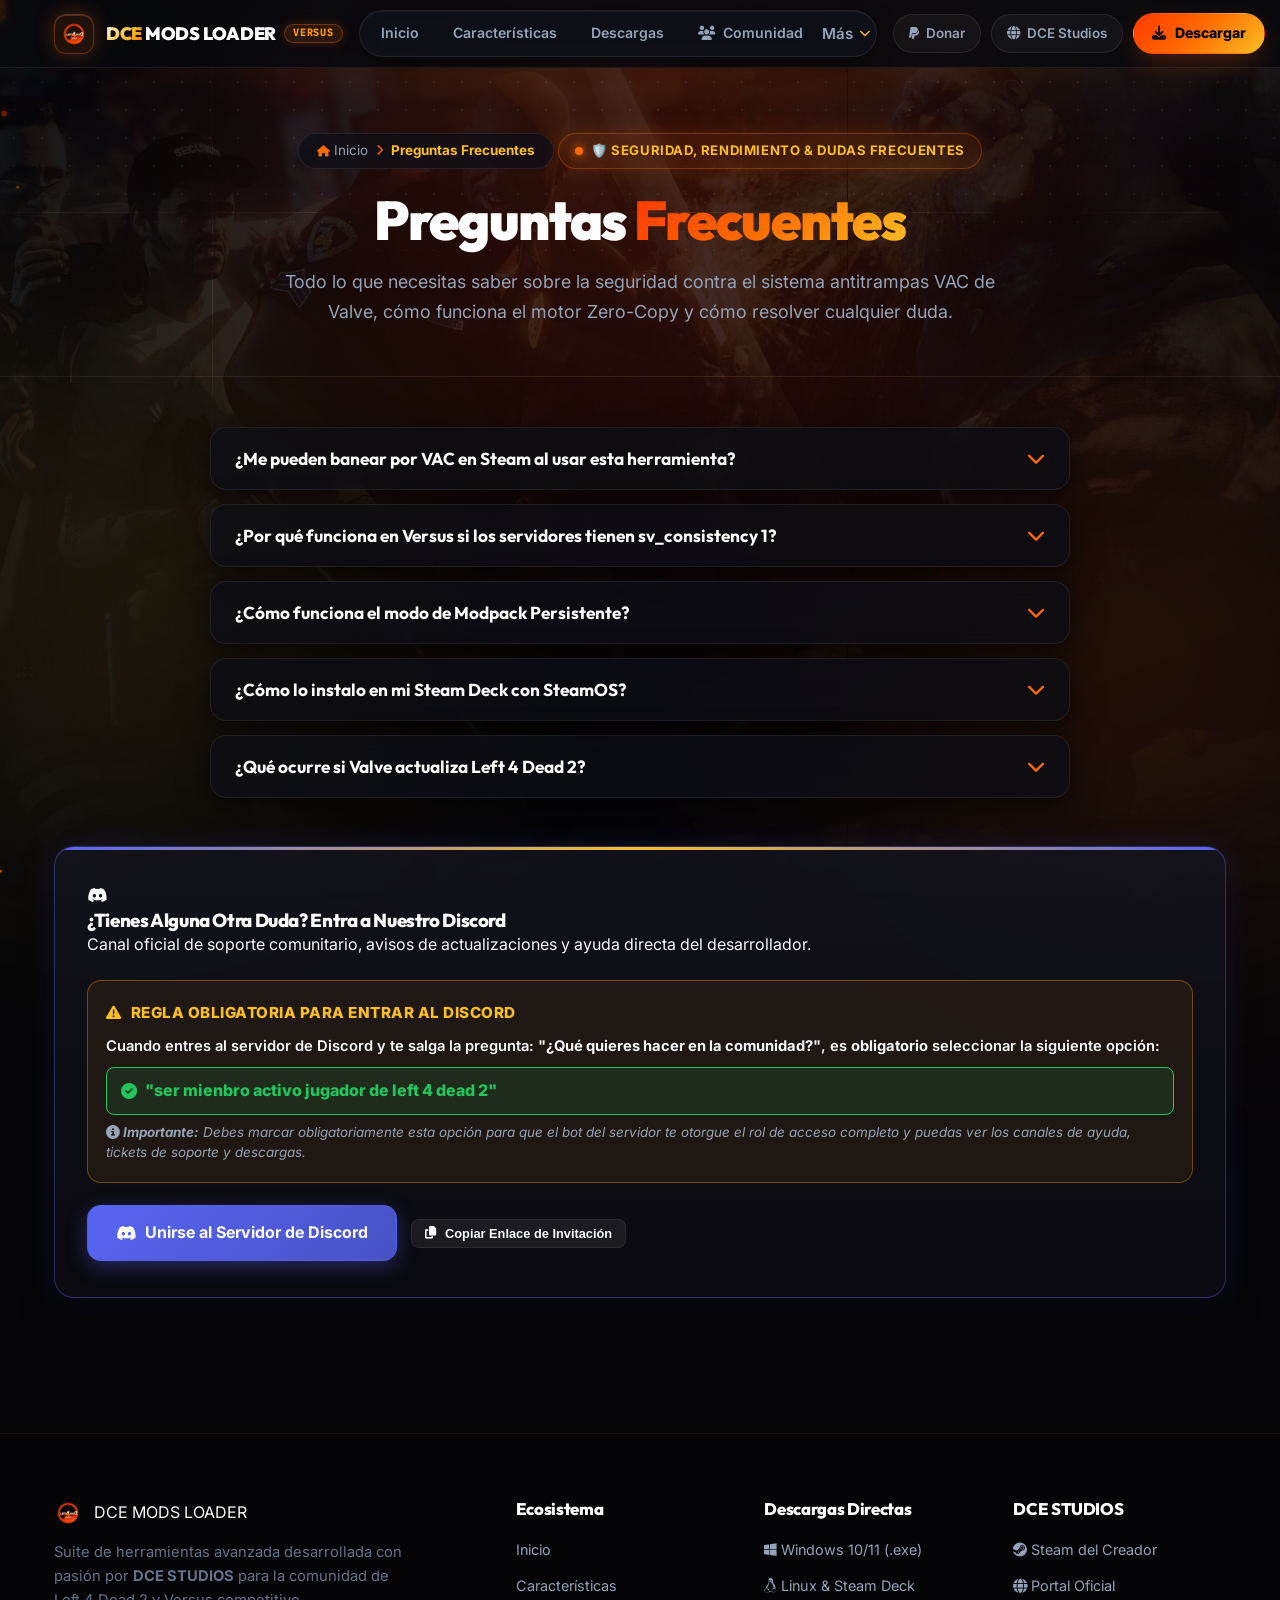
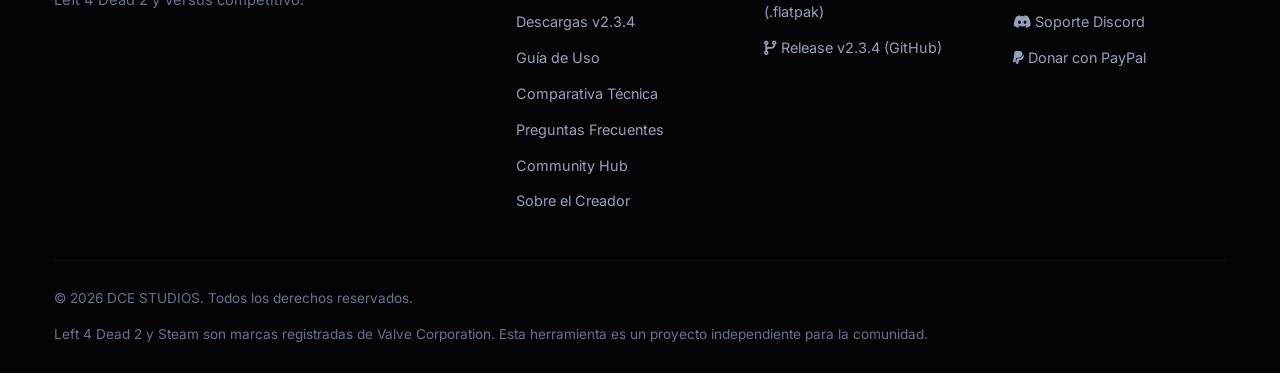
<file: faq.html>
<!DOCTYPE html>
<html lang="es">
<head>
  <meta charset="UTF-8" />
  <meta name="viewport" content="width=device-width, initial-scale=1.0" />
  <title>Preguntas Frecuentes — DCE MODS LOADER [Versus Suite] v2.3.3</title>
  
  <!-- SEO & Social Meta Tags -->
  <meta name="description" content="Preguntas frecuentes y soporte sobre DCE Mods Loader: seguridad VAC, consistencia sv_consistency 1, Steam Deck y modo persistente." />
  <meta name="keywords" content="FAQ DCE Mods Loader, VAC baneo L4D2 mods, soporte discord dce studios, sv_consistency 1 bypass seguro" />
  <meta name="author" content="DCE STUDIOS" />
  <meta property="og:title" content="Preguntas Frecuentes — DCE Mods Loader v2.3.3" />
  <meta property="og:description" content="Respuestas claras sobre seguridad, rendimiento y compatibilidad con Left 4 Dead 2." />
  <meta property="og:image" content="dcemod2.png" />
  <meta property="og:type" content="website" />

  <!-- Favicon -->
  <link rel="icon" type="image/png" href="icono.png" />

  <!-- Google Fonts: Outfit & Inter & JetBrains Mono -->
  <link rel="preconnect" href="https://fonts.googleapis.com" />
  <link rel="preconnect" href="https://fonts.gstatic.com" crossorigin />
  <link href="https://fonts.googleapis.com/css2?family=Inter:wght@400;500;600;700&family=JetBrains+Mono:wght@500;700&family=Outfit:wght@600;700;800;900&display=swap" rel="stylesheet" />

  <!-- FontAwesome Icons -->
  <link rel="stylesheet" href="https://cdnjs.cloudflare.com/ajax/libs/font-awesome/6.5.1/css/all.min.css" integrity="sha512-DTOQO9RWCH3ppGqcWaEA1BIZOC6xxalwEsw9c2QQeAIftl+Vegovlnee1c9QX4TctnWMn13TZye+giMm8e2LwA==" crossorigin="anonymous" referrerpolicy="no-referrer" />

  <!-- Stylesheet -->
  <link rel="stylesheet" href="style.css" />
</head>
<body>

  <!-- Background Animated Particle Canvas -->
  <canvas id="particles-canvas"></canvas>

  <!-- Ambient Glow Lighting -->
  <div class="ambient-light ambient-1"></div>
  <div class="ambient-light ambient-2"></div>
  <div class="ambient-light ambient-3"></div>

  <!-- Toast Notification Container -->
  <div id="toast" class="toast">Mensaje</div>

  <div class="site-wrapper">

    <!-- ==============================================================================
         GLOBAL NAVBAR
         ============================================================================== -->
    <header class="navbar" id="navbar">
      <div class="container">
        <!-- Brand Lockup -->
        <a href="index.html" class="nav-brand">
          <div class="nav-logo-box">
            <img src="icono.png" alt="DCE Logo" class="nav-logo-img" />
          </div>
          <div class="nav-brand-text">
            <span class="brand-title"><strong>DCE</strong> MODS LOADER</span>
            <span class="nav-tag-versus">VERSUS</span>
          </div>
        </a>

        <!-- Center Capsule Navigation -->
        <nav class="nav-center-capsule">
          <ul class="nav-links" id="nav-links">
            <li><a href="index.html" class="nav-link">Inicio</a></li>
            <li><a href="caracteristicas.html" class="nav-link">Características</a></li>
            <li><a href="descargas.html" class="nav-link">Descargas</a></li>
            <li><a href="comunidad.html" class="nav-link nav-link-community"><i class="fas fa-users"></i> Comunidad</a></li>

            <!-- Dropdown "Más" -->
            <li class="nav-dropdown">
              <button class="nav-dropdown-btn" aria-expanded="false" aria-haspopup="true">
                <span>Más</span> <i class="fas fa-chevron-down nav-dropdown-arrow"></i>
              </button>
              <ul class="nav-dropdown-menu">
                <li><a href="guia.html"><i class="fas fa-book-open"></i> Guía de Uso</a></li>
                <li><a href="comparativa.html"><i class="fas fa-chart-bar"></i> Comparativa Técnica</a></li>
                <li><a href="faq.html" class="active"><i class="fas fa-circle-question"></i> FAQ &amp; Soporte</a></li>
                <li><a href="desarrollador.html"><i class="fas fa-user-code"></i> Sobre el Creador</a></li>
              </ul>
            </li>

            <!-- Mobile Drawer Actions -->
            <li class="mobile-only-action">
              <a href="descargas.html" class="btn btn-primary btn-sm" style="width: 100%;">
                <i class="fas fa-download"></i> <span>Descargar v2.3.3</span>
              </a>
            </li>
            <li class="mobile-only-action">
              <a href="https://discord.gg/yCDVqdD2bk" target="_blank" rel="noopener noreferrer" class="btn btn-discord btn-sm" style="width: 100%;">
                <i class="fab fa-discord"></i> <span>Soporte Discord</span>
              </a>
            </li>
            <li class="mobile-only-action">
              <a href="https://www.paypal.com/ncp/payment/N76HFPRT372D2" target="_blank" rel="noopener noreferrer" class="btn btn-paypal btn-sm" style="width: 100%;">
                <i class="fab fa-paypal"></i> <span>Donar con PayPal</span>
              </a>
            </li>
          </ul>
        </nav>

        <!-- Right Actions -->
        <div class="nav-actions">
          <a href="https://www.paypal.com/ncp/payment/N76HFPRT372D2" target="_blank" rel="noopener noreferrer" class="nav-pill-btn nav-pill-paypal nav-btn-desktop" title="Donar con PayPal">
            <i class="fab fa-paypal"></i> <span>Donar</span>
          </a>
          <a href="https://dcegaming.studio/" target="_blank" rel="noopener noreferrer" class="nav-pill-btn nav-btn-desktop" title="Portal DCE Studios">
            <i class="fas fa-globe"></i> <span>DCE Studios</span>
          </a>
          <a href="descargas.html" class="btn btn-primary btn-sm nav-btn-cta nav-btn-desktop">
            <i class="fas fa-download"></i> <span>Descargar</span>
          </a>
          <button class="nav-toggle" id="nav-toggle" aria-label="Abrir menú">
            <i class="fas fa-bars"></i>
          </button>
        </div>
      </div>
    </header>

    <!-- ==============================================================================
         PAGE HERO
         ============================================================================== -->
    <section class="page-hero">
      <div class="bg-mesh-grid"></div>
      <div class="container">
        <div class="breadcrumb">
          <a href="index.html"><i class="fas fa-house"></i> Inicio</a>
          <i class="fas fa-chevron-right"></i>
          <span class="current">Preguntas Frecuentes</span>
        </div>

        <div class="badge badge-flame" style="margin-bottom: 16px;">
          <span class="badge-pulse"></span>
          <span>🛡️ Seguridad, Rendimiento &amp; Dudas Frecuentes</span>
        </div>

        <h1 class="page-hero-title">
          Preguntas <span class="text-gradient">Frecuentes</span>
        </h1>
        <p class="page-hero-desc">
          Todo lo que necesitas saber sobre la seguridad contra el sistema antitrampas VAC de Valve, cómo funciona el motor Zero-Copy y cómo resolver cualquier duda.
        </p>
      </div>
    </section>

    <!-- ==============================================================================
         FAQ ACCORDION SECTION
         ============================================================================== -->
    <section class="section" style="padding-top: 50px;">
      <div class="container">

        <div class="faq-container">

          <div class="faq-item">
            <button class="faq-question">
              <span>¿Me pueden banear por VAC en Steam al usar esta herramienta?</span>
              <i class="fas fa-chevron-down faq-arrow"></i>
            </button>
            <div class="faq-answer">
              <div class="faq-answer-inner">
                <strong>No, rotundo y definitivo.</strong> Valve Anti-Cheat (VAC) detecta modificaciones en ejecutables (como <code>hl2.exe</code> o <code>left4dead2.exe</code>) e inyecciones de código malicioso o librerías DLL en la memoria del juego. DCE Mods Loader <strong>NO</strong> inyecta ninguna DLL ni toca la memoria; simplemente utiliza la directiva nativa <code>SearchPaths</code> del propio motor Source de Valve en el archivo <code>gameinfo.txt</code>, exactamente igual que como funcionan los DLCs y expansiones oficiales del juego.
              </div>
            </div>
          </div>

          <div class="faq-item">
            <button class="faq-question">
              <span>¿Por qué funciona en Versus si los servidores tienen sv_consistency 1?</span>
              <i class="fas fa-chevron-down faq-arrow"></i>
            </button>
            <div class="faq-answer">
              <div class="faq-answer-inner">
                El comando de consistencia del servidor revisa los archivos montados en la carpeta <code>addons/workshop/</code>. Al montar los addons como recursos del juego de alta prioridad mediante <code>gameinfo.txt</code>, el motor Source carga las texturas y modelos como si fueran recursos base instalados del juego, omitiendo la restricción de consistencia sin modificar la consola ni otorgar ventajas antideportivas.
              </div>
            </div>
          </div>

          <div class="faq-item">
            <button class="faq-question">
              <span>¿Cómo funciona el modo de Modpack Persistente?</span>
              <i class="fas fa-chevron-down faq-arrow"></i>
            </button>
            <div class="faq-answer">
              <div class="faq-answer-inner">
                Normalmente, al desuscribirte de un mod en la Workshop, Steam lo elimina de tu disco duro. El modo persistente respalda el archivo <code>.vpk</code> en la carpeta interna <code>dce_storage/</code> usando enlaces duros (0 MB extra en Windows). Cuando activas el modpack, DCE Mods Loader lo carga desde ese almacén local, permitiéndote jugar en Versus con el addon activo aunque no estés suscrito en Steam.
              </div>
            </div>
          </div>

          <div class="faq-item">
            <button class="faq-question">
              <span>¿Cómo lo instalo en mi Steam Deck con SteamOS?</span>
              <i class="fas fa-chevron-down faq-arrow"></i>
            </button>
            <div class="faq-answer">
              <div class="faq-answer-inner">
                1. Entra al <strong>Modo Escritorio (Desktop Mode)</strong> de tu Steam Deck.<br />
                2. Descarga el archivo <code>DCE_Mods_Loader.flatpak</code> desde la sección de descargas.<br />
                3. Haz doble clic para instalarlo a través del gestor Discover.<br />
                4. Abre Steam, ve a <em>"Juegos > Añadir un juego que no es de Steam"</em> y selecciona DCE Mods Loader para poder iniciarlo también desde el Gaming Mode con los controles nativos.
              </div>
            </div>
          </div>

          <div class="faq-item">
            <button class="faq-question">
              <span>¿Qué ocurre si Valve actualiza Left 4 Dead 2?</span>
              <i class="fas fa-chevron-down faq-arrow"></i>
            </button>
            <div class="faq-answer">
              <div class="faq-answer-inner">
                Si una actualización de Steam sobreescribe el archivo <code>gameinfo.txt</code>, no hay problema alguno: abre DCE Mods Loader, haz clic en tu modpack o selecciona tus mods y presiona <strong>JUGAR</strong>. La aplicación reinyectará los enlaces limpios en menos de un segundo sin que tengas que volver a descargar nada. Además, dispones de un botón de <em>Restauración Limpia a Fábrica</em> en el panel de Ajustes.
              </div>
            </div>
          </div>

        </div>

        <!-- Discord Support Rule Highlight Banner -->
        <div class="support-card" style="margin-top: 48px;">
          <div class="support-header">
            <div class="support-icon-wrap">
              <i class="fab fa-discord"></i>
            </div>
            <div>
              <h3 class="support-title">¿Tienes Alguna Otra Duda? Entra a Nuestro Discord</h3>
              <p class="support-desc">Canal oficial de soporte comunitario, avisos de actualizaciones y ayuda directa del desarrollador.</p>
            </div>
          </div>

          <div class="support-rule-box">
            <div class="support-rule-header">
              <i class="fas fa-triangle-exclamation"></i>
              <span>REGLA OBLIGATORIA PARA ENTRAR AL DISCORD</span>
            </div>
            <p class="support-rule-question">
              Cuando entres al servidor de Discord y te salga la pregunta: <strong>"¿Qué quieres hacer en la comunidad?"</strong>, es <strong>obligatorio</strong> seleccionar la siguiente opción:
            </p>
            <div class="support-role-highlight">
              <i class="fas fa-check-circle"></i>
              <span>"ser mienbro activo jugador de left 4 dead 2"</span>
            </div>
            <p class="support-rule-note">
              <i class="fas fa-info-circle"></i> <strong>Importante:</strong> Debes marcar obligatoriamente esta opción para que el bot del servidor te otorgue el rol de acceso completo y puedas ver los canales de ayuda, tickets de soporte y descargas.
            </p>
          </div>

          <div class="support-actions-row">
            <a href="https://discord.gg/yCDVqdD2bk" target="_blank" rel="noopener noreferrer" class="btn btn-discord btn-lg">
              <i class="fab fa-discord"></i>
              <span>Unirse al Servidor de Discord</span>
            </a>
            <button class="btn btn-secondary btn-lg copy-btn" data-clipboard="https://discord.gg/yCDVqdD2bk">
              <i class="fas fa-copy"></i>
              <span>Copiar Enlace de Invitación</span>
            </button>
          </div>
        </div>

      </div>
    </section>

    <!-- ==============================================================================
         GLOBAL FOOTER
         ============================================================================== -->
    <footer class="footer">
      <div class="container">
        <div class="footer-content">
          <div class="footer-brand">
            <div class="nav-brand">
              <img src="icono.png" alt="DCE Logo" class="nav-logo-img" />
              <span>DCE MODS LOADER</span>
            </div>
            <p class="footer-desc">
              Suite de herramientas avanzada desarrollada con pasión por <strong>DCE STUDIOS</strong> para la comunidad de Left 4 Dead 2 y Versus competitivo.
            </p>
          </div>

          <div class="footer-column">
            <h4>Ecosistema</h4>
            <ul class="footer-links">
              <li><a href="index.html">Inicio</a></li>
              <li><a href="caracteristicas.html">Características</a></li>
              <li><a href="descargas.html">Descargas v2.3.4</a></li>
              <li><a href="guia.html">Guía de Uso</a></li>
              <li><a href="comparativa.html">Comparativa Técnica</a></li>
              <li><a href="faq.html">Preguntas Frecuentes</a></li>
              <li><a href="comunidad.html">Community Hub</a></li>
              <li><a href="desarrollador.html">Sobre el Creador</a></li>
            </ul>
          </div>

          <div class="footer-column">
            <h4>Descargas Directas</h4>
            <ul class="footer-links">
              <li><a href="https://github.com/DCE-21k69/DCE-MODLOADER-VERSUS.L4D2-WED-PAGINE/releases/download/v2.3.4/DCE_Mods_Loader_Setup.exe"><i class="fab fa-windows"></i> Windows 10/11 (.exe)</a></li>
              <li><a href="https://github.com/DCE-21k69/DCE-MODLOADER-VERSUS.L4D2-WED-PAGINE/releases/download/v2.3.4/DCE_Mods_Loader.flatpak"><i class="fab fa-linux"></i> Linux &amp; Steam Deck (.flatpak)</a></li>
              <li><a href="https://github.com/DCE-21k69/DCE-MODLOADER-VERSUS.L4D2-WED-PAGINE/releases/tag/v2.3.4" target="_blank" rel="noopener noreferrer"><i class="fas fa-code-branch"></i> Release v2.3.4 (GitHub)</a></li>
            </ul>
          </div>

          <div class="footer-column">
            <h4>DCE STUDIOS</h4>
            <ul class="footer-links">
              <li><a href="https://steamcommunity.com/id/EducationEditionDCE/" target="_blank" rel="noopener noreferrer"><i class="fab fa-steam"></i> Steam del Creador</a></li>
              <li><a href="https://dcegaming.studio/" target="_blank" rel="noopener noreferrer"><i class="fas fa-globe"></i> Portal Oficial</a></li>
              <li><a href="https://discord.gg/yCDVqdD2bk" target="_blank" rel="noopener noreferrer"><i class="fab fa-discord"></i> Soporte Discord</a></li>
              <li><a href="https://www.paypal.com/ncp/payment/N76HFPRT372D2" target="_blank" rel="noopener noreferrer"><i class="fab fa-paypal"></i> Donar con PayPal</a></li>
            </ul>
          </div>
        </div>

        <div class="footer-bottom">
          <p>© 2026 DCE STUDIOS. Todos los derechos reservados.</p>
          <p>Left 4 Dead 2 y Steam son marcas registradas de Valve Corporation. Esta herramienta es un proyecto independiente para la comunidad.</p>
        </div>
      </div>
    </footer>

  </div>

  <!-- Scripts -->
  <script src="script.js"></script>
</body>
</html>
</file>
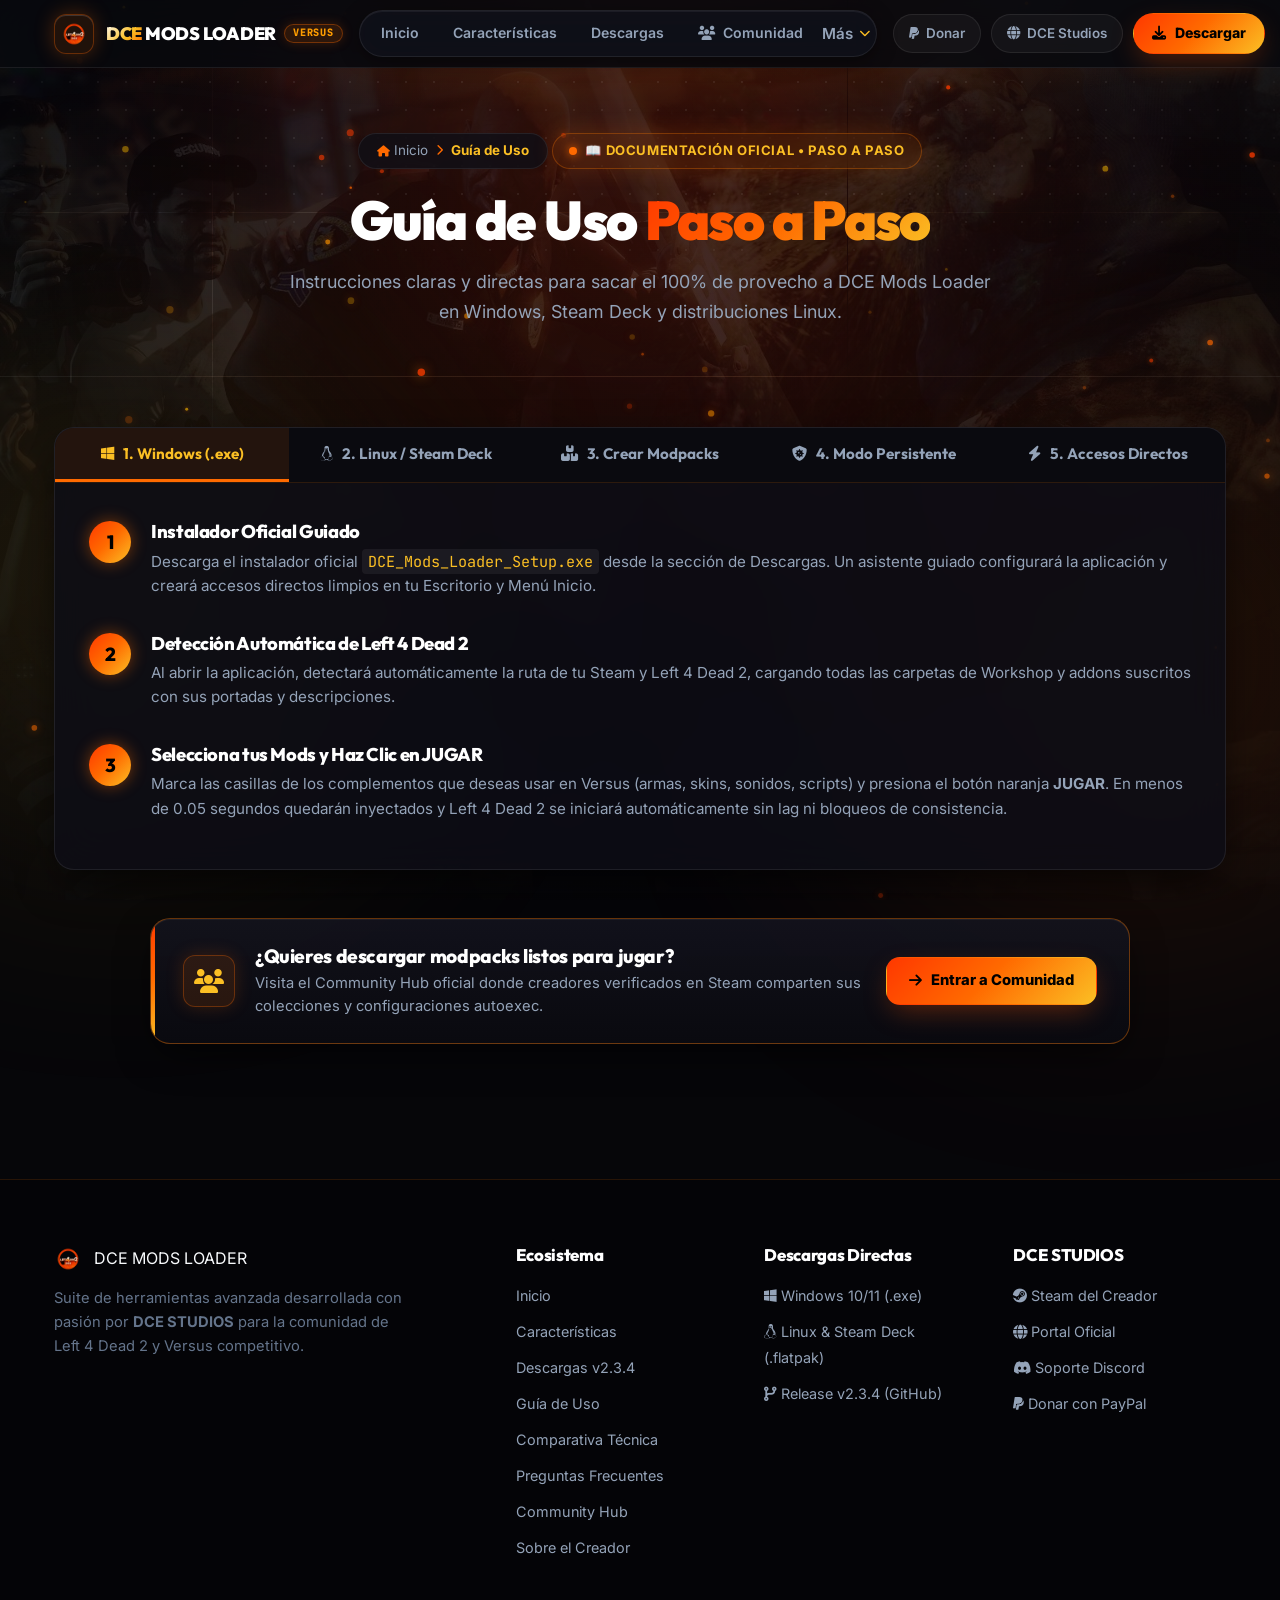
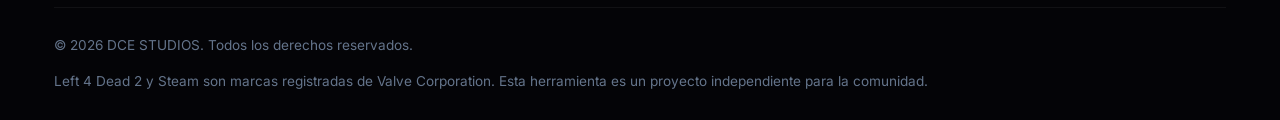
<file: guia.html>
<!DOCTYPE html>
<html lang="es">
<head>
  <meta charset="UTF-8" />
  <meta name="viewport" content="width=device-width, initial-scale=1.0" />
  <title>Guía de Uso — DCE MODS LOADER [Versus Suite] v2.3.3</title>
  
  <!-- SEO & Social Meta Tags -->
  <meta name="description" content="Guía paso a paso para usar DCE Mods Loader en Windows, Steam Deck y Linux. Aprende a crear modpacks, modo persistente y accesos directos headless." />
  <meta name="keywords" content="Tutorial DCE Mods Loader, Guía L4D2 Versus mods, Steam Deck L4D2 guía, como crear modpack l4d2" />
  <meta name="author" content="DCE STUDIOS" />
  <meta property="og:title" content="Guía Oficial Paso a Paso — DCE Mods Loader v2.3.3" />
  <meta property="og:description" content="Instrucciones detalladas para dominar Left 4 Dead 2 Versus con tus mods favoritos." />
  <meta property="og:image" content="dcemod2.png" />
  <meta property="og:type" content="website" />

  <!-- Favicon -->
  <link rel="icon" type="image/png" href="icono.png" />

  <!-- Google Fonts: Outfit & Inter & JetBrains Mono -->
  <link rel="preconnect" href="https://fonts.googleapis.com" />
  <link rel="preconnect" href="https://fonts.gstatic.com" crossorigin />
  <link href="https://fonts.googleapis.com/css2?family=Inter:wght@400;500;600;700&family=JetBrains+Mono:wght@500;700&family=Outfit:wght@600;700;800;900&display=swap" rel="stylesheet" />

  <!-- FontAwesome Icons -->
  <link rel="stylesheet" href="https://cdnjs.cloudflare.com/ajax/libs/font-awesome/6.5.1/css/all.min.css" integrity="sha512-DTOQO9RWCH3ppGqcWaEA1BIZOC6xxalwEsw9c2QQeAIftl+Vegovlnee1c9QX4TctnWMn13TZye+giMm8e2LwA==" crossorigin="anonymous" referrerpolicy="no-referrer" />

  <!-- Stylesheet -->
  <link rel="stylesheet" href="style.css" />
</head>
<body>

  <!-- Background Animated Particle Canvas -->
  <canvas id="particles-canvas"></canvas>

  <!-- Ambient Glow Lighting -->
  <div class="ambient-light ambient-1"></div>
  <div class="ambient-light ambient-2"></div>
  <div class="ambient-light ambient-3"></div>

  <!-- Toast Notification Container -->
  <div id="toast" class="toast">Comando copiado con éxito</div>

  <div class="site-wrapper">

    <!-- ==============================================================================
         GLOBAL NAVBAR
         ============================================================================== -->
    <header class="navbar" id="navbar">
      <div class="container">
        <!-- Brand Lockup -->
        <a href="index.html" class="nav-brand">
          <div class="nav-logo-box">
            <img src="icono.png" alt="DCE Logo" class="nav-logo-img" />
          </div>
          <div class="nav-brand-text">
            <span class="brand-title"><strong>DCE</strong> MODS LOADER</span>
            <span class="nav-tag-versus">VERSUS</span>
          </div>
        </a>

        <!-- Center Capsule Navigation -->
        <nav class="nav-center-capsule">
          <ul class="nav-links" id="nav-links">
            <li><a href="index.html" class="nav-link">Inicio</a></li>
            <li><a href="caracteristicas.html" class="nav-link">Características</a></li>
            <li><a href="descargas.html" class="nav-link">Descargas</a></li>
            <li><a href="comunidad.html" class="nav-link nav-link-community"><i class="fas fa-users"></i> Comunidad</a></li>

            <!-- Dropdown "Más" -->
            <li class="nav-dropdown">
              <button class="nav-dropdown-btn" aria-expanded="false" aria-haspopup="true">
                <span>Más</span> <i class="fas fa-chevron-down nav-dropdown-arrow"></i>
              </button>
              <ul class="nav-dropdown-menu">
                <li><a href="guia.html" class="active"><i class="fas fa-book-open"></i> Guía de Uso</a></li>
                <li><a href="comparativa.html"><i class="fas fa-chart-bar"></i> Comparativa Técnica</a></li>
                <li><a href="faq.html"><i class="fas fa-circle-question"></i> FAQ &amp; Soporte</a></li>
                <li><a href="desarrollador.html"><i class="fas fa-user-code"></i> Sobre el Creador</a></li>
              </ul>
            </li>

            <!-- Mobile Drawer Actions -->
            <li class="mobile-only-action">
              <a href="descargas.html" class="btn btn-primary btn-sm" style="width: 100%;">
                <i class="fas fa-download"></i> <span>Descargar v2.3.3</span>
              </a>
            </li>
            <li class="mobile-only-action">
              <a href="https://discord.gg/yCDVqdD2bk" target="_blank" rel="noopener noreferrer" class="btn btn-discord btn-sm" style="width: 100%;">
                <i class="fab fa-discord"></i> <span>Soporte Discord</span>
              </a>
            </li>
            <li class="mobile-only-action">
              <a href="https://www.paypal.com/ncp/payment/N76HFPRT372D2" target="_blank" rel="noopener noreferrer" class="btn btn-paypal btn-sm" style="width: 100%;">
                <i class="fab fa-paypal"></i> <span>Donar con PayPal</span>
              </a>
            </li>
          </ul>
        </nav>

        <!-- Right Actions -->
        <div class="nav-actions">
          <a href="https://www.paypal.com/ncp/payment/N76HFPRT372D2" target="_blank" rel="noopener noreferrer" class="nav-pill-btn nav-pill-paypal nav-btn-desktop" title="Donar con PayPal">
            <i class="fab fa-paypal"></i> <span>Donar</span>
          </a>
          <a href="https://dcegaming.studio/" target="_blank" rel="noopener noreferrer" class="nav-pill-btn nav-btn-desktop" title="Portal DCE Studios">
            <i class="fas fa-globe"></i> <span>DCE Studios</span>
          </a>
          <a href="descargas.html" class="btn btn-primary btn-sm nav-btn-cta nav-btn-desktop">
            <i class="fas fa-download"></i> <span>Descargar</span>
          </a>
          <button class="nav-toggle" id="nav-toggle" aria-label="Abrir menú">
            <i class="fas fa-bars"></i>
          </button>
        </div>
      </div>
    </header>

    <!-- ==============================================================================
         PAGE HERO
         ============================================================================== -->
    <section class="page-hero">
      <div class="bg-mesh-grid"></div>
      <div class="container">
        <div class="breadcrumb">
          <a href="index.html"><i class="fas fa-house"></i> Inicio</a>
          <i class="fas fa-chevron-right"></i>
          <span class="current">Guía de Uso</span>
        </div>

        <div class="badge badge-flame" style="margin-bottom: 16px;">
          <span class="badge-pulse"></span>
          <span>📖 Documentación Oficial • Paso a Paso</span>
        </div>

        <h1 class="page-hero-title">
          Guía de Uso <span class="text-gradient">Paso a Paso</span>
        </h1>
        <p class="page-hero-desc">
          Instrucciones claras y directas para sacar el 100% de provecho a DCE Mods Loader en Windows, Steam Deck y distribuciones Linux.
        </p>
      </div>
    </section>

    <!-- ==============================================================================
         GUIDE TABS CONTAINER
         ============================================================================== -->
    <section class="section" style="padding-top: 50px;">
      <div class="container">

        <div class="guide-container">

          <!-- Guide Tab Buttons -->
          <div class="guide-tabs">
            <button class="guide-tab-btn active" data-target="guide-windows">
              <i class="fab fa-windows"></i>
              <span>1. Windows (.exe)</span>
            </button>
            <button class="guide-tab-btn" data-target="guide-linux">
              <i class="fab fa-linux"></i>
              <span>2. Linux / Steam Deck</span>
            </button>
            <button class="guide-tab-btn" data-target="guide-modpacks">
              <i class="fas fa-boxes-stacked"></i>
              <span>3. Crear Modpacks</span>
            </button>
            <button class="guide-tab-btn" data-target="guide-persistent">
              <i class="fas fa-shield-virus"></i>
              <span>4. Modo Persistente</span>
            </button>
            <button class="guide-tab-btn" data-target="guide-shortcuts">
              <i class="fas fa-bolt"></i>
              <span>5. Accesos Directos</span>
            </button>
          </div>

          <!-- Tab 1: Windows -->
          <div class="guide-content-panel active" id="guide-windows">
            <div class="steps-list">
              <div class="step-item">
                <div class="step-num">1</div>
                <div class="step-body">
                  <h4>Instalador Oficial Guiado</h4>
                  <p>Descarga el instalador oficial <code>DCE_Mods_Loader_Setup.exe</code> desde la sección de Descargas. Un asistente guiado configurará la aplicación y creará accesos directos limpios en tu Escritorio y Menú Inicio.</p>
                </div>
              </div>

              <div class="step-item">
                <div class="step-num">2</div>
                <div class="step-body">
                  <h4>Detección Automática de Left 4 Dead 2</h4>
                  <p>Al abrir la aplicación, detectará automáticamente la ruta de tu Steam y Left 4 Dead 2, cargando todas las carpetas de Workshop y addons suscritos con sus portadas y descripciones.</p>
                </div>
              </div>

              <div class="step-item">
                <div class="step-num">3</div>
                <div class="step-body">
                  <h4>Selecciona tus Mods y Haz Clic en JUGAR</h4>
                  <p>Marca las casillas de los complementos que deseas usar en Versus (armas, skins, sonidos, scripts) y presiona el botón naranja <strong>JUGAR</strong>. En menos de 0.05 segundos quedarán inyectados y Left 4 Dead 2 se iniciará automáticamente sin lag ni bloqueos de consistencia.</p>
                </div>
              </div>
            </div>
          </div>

          <!-- Tab 2: Linux / Steam Deck -->
          <div class="guide-content-panel" id="guide-linux">
            <div class="steps-list">
              <div class="step-item">
                <div class="step-num">1</div>
                <div class="step-body">
                  <h4>Paquete Sandboxed Flatpak</h4>
                  <p>Estará distribuido en formato estándar <code>DCE_Mods_Loader.flatpak</code>. En Steam Deck o distribuciones Linux (KDE Discover / GNOME Software), podrás instalarlo con un solo clic.</p>
                </div>
              </div>

              <div class="step-item">
                <div class="step-num">2</div>
                <div class="step-body">
                  <h4>Instalación Rápida por Terminal (Opcional)</h4>
                  <p>También podrás abrir tu consola y ejecutar el comando seguro para instalarlo a nivel de usuario sin necesidad de permisos root:</p>
                  <div class="code-box">
                    <code>flatpak install --user DCE_Mods_Loader.flatpak</code>
                    <button class="copy-btn" data-clipboard="flatpak install --user DCE_Mods_Loader.flatpak">
                      <i class="far fa-copy"></i> Copiar
                    </button>
                  </div>
                </div>
              </div>

              <div class="step-item">
                <div class="step-num">3</div>
                <div class="step-body">
                  <h4>Soporte Automático para MicroSD en Steam Deck</h4>
                  <p>El cargador busca automáticamente tu juego tanto en el almacenamiento interno (SSD) como en tarjetas MicroSD montadas en <code>/run/media/</code>. Si juegas en Modo Juego (Gaming Mode), puedes añadir la app como juego no de Steam desde el modo escritorio para abrirla con los controles de la consola.</p>
                </div>
              </div>
            </div>
          </div>

          <!-- Tab 3: Modpacks -->
          <div class="guide-content-panel" id="guide-modpacks">
            <div class="steps-list">
              <div class="step-item">
                <div class="step-num">1</div>
                <div class="step-body">
                  <h4>Crea Colecciones Temáticas con el Asistente</h4>
                  <p>Ve a la pestaña <strong>Modpacks</strong> y haz clic en <em>"Crear Modpack"</em>. Sigue el asistente paso a paso: asígnale un nombre, elige un icono o imagen de fondo personalizada y selecciona los mods que lo compondrán.</p>
                </div>
              </div>

              <div class="step-item">
                <div class="step-num">2</div>
                <div class="step-body">
                  <h4>Previsualización en Tiempo Real</h4>
                  <p>Durante la creación podrás pasar el cursor sobre cualquier mod para ver su carátula oficial de la Steam Workshop, autor, fecha y descripción, facilitando saber qué estás incluyendo exactamente.</p>
                </div>
              </div>

              <div class="step-item">
                <div class="step-num">3</div>
                <div class="step-body">
                  <h4>Exporta y Comparte (Archivos .dcepack)</h4>
                  <p>Puedes exportar tu colección a un archivo <code>.dcepack</code> encriptado con 1 clic para enviárselo a tus amigos o publicarlo en el Community Hub. Al importarlo en otra PC, el escáner de seguridad lo verificará al instante.</p>
                </div>
              </div>
            </div>
          </div>

          <!-- Tab 4: Persistent Mode -->
          <div class="guide-content-panel" id="guide-persistent">
            <div class="steps-list">
              <div class="step-item">
                <div class="step-num">1</div>
                <div class="step-body">
                  <h4>¿Qué es un Modpack Persistente?</h4>
                  <p>Normalmente, cuando te desuscribes de un mod en la Steam Workshop, Steam detecta el cambio y borra el archivo <code>.vpk</code> de tu carpeta. La función de <strong>Modpack Persistente</strong> almacena una copia autónoma en <code>dce_storage/</code> usando Zero-Copy, asegurando que tus mods nunca desaparezcan.</p>
                </div>
              </div>

              <div class="step-item">
                <div class="step-num">2</div>
                <div class="step-body">
                  <h4>Cómo Convertir un Modpack a Persistente</h4>
                  <p>Al crear un modpack o en la tarjeta de cualquier modpack existente, activa el interruptor <em>"Modpack Persistente"</em>. La app asegurará los archivos al instante ocupando 0 MB extra mediante hardlinks.</p>
                </div>
              </div>

              <div class="step-item">
                <div class="step-num">3</div>
                <div class="step-body">
                  <h4>Limpia tu Menú de Ampliaciones en el Juego</h4>
                  <p>Ahora puedes desuscribirte con tranquilidad de los mods en la Workshop de Steam. Tu menú de addons dentro de Left 4 Dead 2 quedará 100% limpio y sin saturación, ¡pero todos tus mods seguirán activos en Versus!</p>
                </div>
              </div>
            </div>
          </div>

          <!-- Tab 5: Desktop Shortcuts -->
          <div class="guide-content-panel" id="guide-shortcuts">
            <div class="steps-list">
              <div class="step-item">
                <div class="step-num">1</div>
                <div class="step-body">
                  <h4>Genera un Acceso Directo de tu Modpack</h4>
                  <p>En la tarjeta de tu modpack preferido, presiona el botón <em>"Crear Acceso Directo"</em>. Se generará un icono en tu Escritorio con el nombre y la foto personalizada que elegiste.</p>
                </div>
              </div>

              <div class="step-item">
                <div class="step-num">2</div>
                <div class="step-body">
                  <h4>Inicio Rápido Headless (&lt; 0.5s)</h4>
                  <p>Al hacer doble clic en el acceso directo, la app desmontará cualquier mod anterior, montará los nuevos y abrirá Left 4 Dead 2 en menos de medio segundo, sin ventanas de consola ni demoras.</p>
                </div>
              </div>

              <div class="step-item">
                <div class="step-num">3</div>
                <div class="step-body">
                  <h4>Cambio Fluido entre Modpacks</h4>
                  <p>Si acabas de cerrar el juego usando el Modpack de Anime y haces clic en el acceso directo del Modpack Militar, el sistema espera activamente la liberación del proceso y efectúa el cambio limpiamente sin errores.</p>
                </div>
              </div>
            </div>
          </div>

        </div>

        <!-- Callout Banner -->
        <div class="coming-soon-banner" style="margin-top: 48px;">
          <div class="banner-content">
            <div class="banner-icon"><i class="fas fa-users" style="color: var(--flame-gold);"></i></div>
            <div class="banner-text">
              <h4>¿Quieres descargar modpacks listos para jugar?</h4>
              <p>Visita el Community Hub oficial donde creadores verificados en Steam comparten sus colecciones y configuraciones autoexec.</p>
            </div>
          </div>
          <a href="comunidad.html" class="btn btn-primary" style="flex-shrink: 0;">
            <i class="fas fa-arrow-right"></i> <span>Entrar a Comunidad</span>
          </a>
        </div>

      </div>
    </section>

    <!-- ==============================================================================
         GLOBAL FOOTER
         ============================================================================== -->
    <footer class="footer">
      <div class="container">
        <div class="footer-content">
          <div class="footer-brand">
            <div class="nav-brand">
              <img src="icono.png" alt="DCE Logo" class="nav-logo-img" />
              <span>DCE MODS LOADER</span>
            </div>
            <p class="footer-desc">
              Suite de herramientas avanzada desarrollada con pasión por <strong>DCE STUDIOS</strong> para la comunidad de Left 4 Dead 2 y Versus competitivo.
            </p>
          </div>

          <div class="footer-column">
            <h4>Ecosistema</h4>
            <ul class="footer-links">
              <li><a href="index.html">Inicio</a></li>
              <li><a href="caracteristicas.html">Características</a></li>
              <li><a href="descargas.html">Descargas v2.3.4</a></li>
              <li><a href="guia.html">Guía de Uso</a></li>
              <li><a href="comparativa.html">Comparativa Técnica</a></li>
              <li><a href="faq.html">Preguntas Frecuentes</a></li>
              <li><a href="comunidad.html">Community Hub</a></li>
              <li><a href="desarrollador.html">Sobre el Creador</a></li>
            </ul>
          </div>

          <div class="footer-column">
            <h4>Descargas Directas</h4>
            <ul class="footer-links">
              <li><a href="https://github.com/DCE-21k69/DCE-MODLOADER-VERSUS.L4D2-WED-PAGINE/releases/download/v2.3.4/DCE_Mods_Loader_Setup.exe"><i class="fab fa-windows"></i> Windows 10/11 (.exe)</a></li>
              <li><a href="https://github.com/DCE-21k69/DCE-MODLOADER-VERSUS.L4D2-WED-PAGINE/releases/download/v2.3.4/DCE_Mods_Loader.flatpak"><i class="fab fa-linux"></i> Linux &amp; Steam Deck (.flatpak)</a></li>
              <li><a href="https://github.com/DCE-21k69/DCE-MODLOADER-VERSUS.L4D2-WED-PAGINE/releases/tag/v2.3.4" target="_blank" rel="noopener noreferrer"><i class="fas fa-code-branch"></i> Release v2.3.4 (GitHub)</a></li>
            </ul>
          </div>

          <div class="footer-column">
            <h4>DCE STUDIOS</h4>
            <ul class="footer-links">
              <li><a href="https://steamcommunity.com/id/EducationEditionDCE/" target="_blank" rel="noopener noreferrer"><i class="fab fa-steam"></i> Steam del Creador</a></li>
              <li><a href="https://dcegaming.studio/" target="_blank" rel="noopener noreferrer"><i class="fas fa-globe"></i> Portal Oficial</a></li>
              <li><a href="https://discord.gg/yCDVqdD2bk" target="_blank" rel="noopener noreferrer"><i class="fab fa-discord"></i> Soporte Discord</a></li>
              <li><a href="https://www.paypal.com/ncp/payment/N76HFPRT372D2" target="_blank" rel="noopener noreferrer"><i class="fab fa-paypal"></i> Donar con PayPal</a></li>
            </ul>
          </div>
        </div>

        <div class="footer-bottom">
          <p>© 2026 DCE STUDIOS. Todos los derechos reservados.</p>
          <p>Left 4 Dead 2 y Steam son marcas registradas de Valve Corporation. Esta herramienta es un proyecto independiente para la comunidad.</p>
        </div>
      </div>
    </footer>

  </div>

  <!-- Scripts -->
  <script src="script.js"></script>
</body>
</html>
</file>
<file: style.css>
/* ==============================================================================
   DCE MODS LOADER [VERSUS] — OFFICIAL LANDING PAGE STYLES (v2.2.7 PREMIUM)
   Desarrollado por DCE STUDIOS | https://dcegaming.studio/
   ============================================================================== */

:root {
  /* Ultra-Deep Obsidian & Velvet Dark Surfaces (Clean, High-End Gaming Aesthetic) */
  --bg-main: #060609;
  --bg-surface: #0c0c12;
  --bg-surface-elevated: #12121c;
  --bg-card: rgba(14, 14, 22, 0.72);
  --bg-card-hover: rgba(22, 22, 34, 0.88);
  --bg-input: rgba(10, 10, 16, 0.9);
  --bg-dark: #060609;
  
  /* Luminous Fire, Magma Amber & Radiant Gold */
  --flame-fire: #ff3800;
  --flame-orange: #ff6a00;
  --flame-amber: #f59e0b;
  --flame-gold: #fbbf24;
  --flame-bright: #fef08a;
  
  /* High-End Gradients */
  --grad-flame: linear-gradient(135deg, #ff3800 0%, #ff6a00 48%, #fbbf24 100%);
  --grad-flame-subtle: linear-gradient(135deg, rgba(255, 56, 0, 0.12), rgba(251, 191, 36, 0.04));
  --grad-dark-card: linear-gradient(180deg, rgba(20, 20, 30, 0.85) 0%, rgba(10, 10, 16, 0.95) 100%);
  --grad-glow: radial-gradient(circle at 50% 0%, rgba(255, 106, 0, 0.2) 0%, transparent 70%);
  
  /* Micro-Borders & Glassmorphism Highlights */
  --border-subtle: rgba(255, 122, 0, 0.14);
  --border-glass: rgba(255, 255, 255, 0.07);
  --border-highlight: rgba(255, 122, 0, 0.38);
  --border-glow: rgba(251, 191, 36, 0.65);
  
  /* Crisp Modern Typography */
  --text-pure: #ffffff;
  --text-main: #f8fafc;
  --text-dim: #94a3b8;
  --text-muted: #64748b;
  
  /* Ambient Depth & Shadows */
  --shadow-flame: 0 10px 28px -6px rgba(255, 85, 0, 0.35);
  --shadow-flame-lg: 0 18px 45px -8px rgba(255, 106, 0, 0.45);
  --shadow-card: 0 14px 40px -10px rgba(0, 0, 0, 0.8), inset 0 1px 0 rgba(255, 255, 255, 0.06);
  --shadow-glass: 0 8px 32px 0 rgba(0, 0, 0, 0.55);
  
  --font-sans: 'Inter', system-ui, -apple-system, BlinkMacSystemFont, 'Segoe UI', Roboto, sans-serif;
  --font-heading: 'Outfit', var(--font-sans);
  --font-mono: 'JetBrains Mono', 'Fira Code', Consolas, monospace;

  --nav-height: 68px;
  --radius-sm: 8px;
  --radius-md: 14px;
  --radius-lg: 20px;
  --radius-pill: 999px;
  
  --transition: all 0.25s cubic-bezier(0.16, 1, 0.3, 1);
  --transition-smooth: all 0.38s cubic-bezier(0.16, 1, 0.3, 1);
}

*, *::before, *::after {
  margin: 0;
  padding: 0;
  box-sizing: border-box;
}

html {
  scroll-behavior: smooth;
  font-size: 16px;
  color-scheme: dark;
  overflow-x: hidden;
  max-width: 100vw;
}

body {
  background-color: var(--bg-main);
  color: var(--text-main);
  font-family: var(--font-sans);
  line-height: 1.62;
  overflow-x: hidden;
  max-width: 100vw;
  position: relative;
  -webkit-font-smoothing: antialiased;
}

/* Background Slideshow (dcegaming.studio) */
#bg-slideshow {
  position: fixed;
  top: 0;
  left: 0;
  width: 100%;
  height: 100%;
  z-index: 0;
  pointer-events: none;
  background-color: var(--bg-main);
  overflow: hidden;
}

.bg-slide {
  position: absolute;
  top: 0;
  left: 0;
  width: 100%;
  height: 100%;
  object-fit: cover;
  opacity: 0;
  transform: scale(1.05);
  transition: opacity 2.5s ease-in-out, transform 8s cubic-bezier(0.16, 1, 0.3, 1);
  will-change: opacity, transform;
}

.bg-slide.active {
  opacity: 0.22;
  transform: scale(1);
}

.bg-slideshow-overlay {
  position: absolute;
  inset: 0;
  background: radial-gradient(ellipse 90% 70% at 50% 30%, rgba(6, 6, 9, 0.35) 0%, rgba(6, 6, 9, 0.88) 100%);
  pointer-events: none;
}

/* Background Canvas & Ambient Lighting */
#particles-canvas {
  position: fixed;
  top: 0;
  left: 0;
  width: 100%;
  height: 100%;
  pointer-events: none;
  z-index: 1;
}

.ambient-light {
  position: fixed;
  border-radius: 50%;
  filter: blur(140px);
  pointer-events: none;
  z-index: 1;
  opacity: 0.16;
}

.ambient-1 {
  width: 650px;
  height: 650px;
  background: var(--flame-fire);
  top: -150px;
  left: 50%;
  transform: translateX(-50%);
}

.ambient-2 {
  width: 500px;
  height: 500px;
  background: var(--flame-orange);
  top: 45%;
  right: -100px;
}

.ambient-3 {
  width: 450px;
  height: 450px;
  background: var(--flame-gold);
  bottom: 10%;
  left: -100px;
}

.site-wrapper {
  position: relative;
  z-index: 2;
  width: 100%;
  overflow-x: hidden;
}

/* Typography & General Classes */
h1, h2, h3, h4, h5, h6 {
  font-family: var(--font-heading);
  font-weight: 800;
  color: var(--text-pure);
  line-height: 1.2;
  letter-spacing: -0.02em;
}

a {
  text-decoration: none;
  color: inherit;
  transition: var(--transition);
}

.container {
  width: 100%;
  max-width: 1220px;
  margin: 0 auto;
  padding: 0 24px;
}

.text-gradient {
  background: var(--grad-flame);
  -webkit-background-clip: text;
  -webkit-text-fill-color: transparent;
  display: inline-block;
}

.text-gradient-gold {
  background: linear-gradient(135deg, #f59e0b 0%, #fef08a 100%);
  -webkit-background-clip: text;
  -webkit-text-fill-color: transparent;
  display: inline-block;
}

/* Pill Badges */
.badge {
  display: inline-flex;
  align-items: center;
  gap: 8px;
  padding: 6px 16px;
  border-radius: var(--radius-pill);
  font-size: 0.82rem;
  font-weight: 700;
  letter-spacing: 0.6px;
  text-transform: uppercase;
}

.badge-flame {
  background: rgba(255, 106, 0, 0.1);
  color: var(--flame-gold);
  border: 1px solid rgba(255, 122, 0, 0.3);
  box-shadow: 0 0 22px rgba(255, 106, 0, 0.16);
  backdrop-filter: blur(10px);
}

.badge-pulse {
  width: 8px;
  height: 8px;
  border-radius: 50%;
  background: var(--flame-orange);
  box-shadow: 0 0 10px var(--flame-orange);
  animation: flamePulse 2s infinite;
}

@keyframes flamePulse {
  0%, 100% { opacity: 1; transform: scale(1); }
  50% { opacity: 0.35; transform: scale(0.75); }
}

/* ==============================================================================
   NAVBAR
   ============================================================================== */
.navbar {
  position: sticky;
  top: 0;
  left: 0;
  width: 100%;
  height: var(--nav-height);
  background: rgba(8, 9, 14, 0.82);
  backdrop-filter: blur(24px);
  -webkit-backdrop-filter: blur(24px);
  border-bottom: 1px solid rgba(255, 255, 255, 0.08);
  z-index: 1000;
  transition: all 0.3s ease;
}

.navbar.scrolled {
  background: rgba(6, 7, 11, 0.95);
  box-shadow: 0 14px 40px rgba(0, 0, 0, 0.85);
  border-bottom-color: rgba(255, 122, 0, 0.3);
}

.navbar .container {
  display: flex;
  align-items: center;
  justify-content: space-between;
  height: 100%;
  gap: 16px;
}

/* 1. BRAND LOCKUP & TITLE (NEVER WRAPS, ULTRA CRISP) */
.nav-brand {
  display: inline-flex;
  align-items: center;
  gap: 12px;
  text-decoration: none;
  flex-shrink: 0;
  white-space: nowrap;
  user-select: none;
}

.nav-logo-box {
  width: 40px;
  height: 40px;
  border-radius: 12px;
  background: rgba(255, 106, 0, 0.1);
  border: 1px solid rgba(255, 106, 0, 0.32);
  display: flex;
  align-items: center;
  justify-content: center;
  box-shadow: 0 0 20px rgba(255, 106, 0, 0.28), inset 0 1px 0 rgba(255, 255, 255, 0.15);
  transition: all 0.3s cubic-bezier(0.16, 1, 0.3, 1);
  flex-shrink: 0;
}

.nav-brand:hover .nav-logo-box {
  transform: scale(1.08) rotate(4deg);
  border-color: rgba(255, 122, 0, 0.65);
  box-shadow: 0 0 28px rgba(255, 106, 0, 0.5), inset 0 1px 0 rgba(255, 255, 255, 0.3);
}

.nav-logo-img {
  width: 28px;
  height: 28px;
  border-radius: 7px;
  object-fit: cover;
}

.nav-brand-text {
  display: flex;
  align-items: center;
  gap: 8px;
  white-space: nowrap;
}

.brand-title {
  font-family: var(--font-heading);
  font-weight: 900;
  font-size: 1.12rem;
  letter-spacing: -0.015em;
  color: #ffffff;
  line-height: 1;
  white-space: nowrap;
}

.brand-title strong {
  background: linear-gradient(135deg, #ffffff 0%, #fbbf24 60%, #ff6a00 100%);
  -webkit-background-clip: text;
  -webkit-text-fill-color: transparent;
  font-weight: 900;
}

.nav-tag-versus {
  font-family: var(--font-mono);
  font-size: 0.64rem;
  font-weight: 800;
  letter-spacing: 0.08em;
  text-transform: uppercase;
  padding: 3px 8px;
  border-radius: 9999px;
  background: rgba(255, 106, 0, 0.14);
  color: #ff9d00;
  border: 1px solid rgba(255, 106, 0, 0.35);
  box-shadow: 0 0 12px rgba(255, 106, 0, 0.2);
  line-height: 1;
  vertical-align: middle;
}

/* 2. CENTER CAPSULE NAVIGATION (RAYCAST STYLE) */
.nav-center-capsule {
  display: flex;
  align-items: center;
}

.nav-links {
  display: flex;
  align-items: center;
  gap: 4px;
  list-style: none;
  background: rgba(18, 19, 29, 0.7);
  padding: 4px 6px;
  border-radius: 9999px;
  border: 1px solid rgba(255, 255, 255, 0.08);
  backdrop-filter: blur(16px);
  box-shadow: 0 4px 20px rgba(0, 0, 0, 0.4), inset 0 1px 0 rgba(255, 255, 255, 0.06);
}

.nav-link, .nav-dropdown-btn {
  font-family: var(--font-body);
  font-weight: 600;
  font-size: 0.88rem;
  color: var(--text-dim);
  padding: 7px 15px;
  border-radius: 9999px;
  transition: all 0.22s cubic-bezier(0.16, 1, 0.3, 1);
  display: inline-flex;
  align-items: center;
  gap: 7px;
  text-decoration: none;
  white-space: nowrap;
  background: none;
  border: none;
  cursor: pointer;
  user-select: none;
}

.nav-link:hover, .nav-dropdown-btn:hover {
  color: #ffffff;
  background: rgba(255, 255, 255, 0.08);
}

.nav-link.active {
  color: #fff;
  background: rgba(255, 106, 0, 0.2);
  border: 1px solid rgba(255, 122, 0, 0.4);
  box-shadow: 0 0 16px rgba(255, 106, 0, 0.3), inset 0 1px 0 rgba(255, 255, 255, 0.15);
  font-weight: 700;
}

.nav-link::after {
  display: none;
}

/* Dropdown */
.nav-dropdown {
  position: relative;
}

.nav-dropdown-arrow {
  font-size: 0.68rem;
  transition: transform 0.25s ease;
  color: var(--flame-gold);
}

.nav-dropdown:hover .nav-dropdown-arrow,
.nav-dropdown.open .nav-dropdown-arrow {
  transform: rotate(180deg);
}

.nav-dropdown-menu {
  display: none;
  position: absolute;
  top: calc(100% + 12px);
  left: 50%;
  transform: translateX(-50%) translateY(4px);
  background: rgba(14, 15, 24, 0.96);
  border: 1px solid rgba(255, 255, 255, 0.1);
  border-radius: 16px;
  padding: 8px;
  list-style: none;
  min-width: 220px;
  box-shadow: 0 20px 50px rgba(0, 0, 0, 0.85), 0 0 30px rgba(255, 106, 0, 0.18), inset 0 1px 0 rgba(255, 255, 255, 0.08);
  z-index: 200;
  backdrop-filter: blur(24px);
}

@media (min-width: 992px) {
  .nav-dropdown:hover .nav-dropdown-menu {
    display: block;
    animation: dropdownPop 0.22s cubic-bezier(0.16, 1, 0.3, 1);
  }
}

.nav-dropdown.open .nav-dropdown-menu {
  display: block;
  animation: dropdownPop 0.22s cubic-bezier(0.16, 1, 0.3, 1);
}

@keyframes dropdownPop {
  from {
    opacity: 0;
    transform: translateX(-50%) translateY(-6px) scale(0.96);
  }
  to {
    opacity: 1;
    transform: translateX(-50%) translateY(0) scale(1);
  }
}

.nav-dropdown-menu li a {
  display: flex;
  align-items: center;
  gap: 10px;
  padding: 10px 14px;
  color: var(--text-dim);
  font-size: 0.88rem;
  font-weight: 600;
  border-radius: 10px;
  transition: all 0.2s ease;
  white-space: nowrap;
  text-decoration: none;
}

.nav-dropdown-menu li a i {
  color: var(--flame-gold);
  font-size: 0.95rem;
  width: 18px;
  text-align: center;
}

.nav-dropdown-menu li a:hover {
  color: #ffffff;
  background: rgba(255, 106, 0, 0.12);
  transform: translateX(3px);
}

/* 3. RIGHT ACTIONS (POLISHED HIERARCHY) */
.nav-actions {
  display: flex;
  align-items: center;
  gap: 10px;
  flex-shrink: 0;
}

.nav-pill-btn {
  display: inline-flex;
  align-items: center;
  gap: 7px;
  padding: 8px 15px;
  border-radius: 9999px;
  font-size: 0.84rem;
  font-weight: 600;
  color: var(--text-dim);
  background: rgba(255, 255, 255, 0.04);
  border: 1px solid rgba(255, 255, 255, 0.08);
  transition: all 0.22s ease;
  text-decoration: none;
  white-space: nowrap;
}

.nav-pill-btn:hover {
  color: #ffffff;
  background: rgba(255, 255, 255, 0.09);
  border-color: rgba(255, 255, 255, 0.18);
  transform: translateY(-1px);
}

.nav-pill-paypal:hover {
  color: #38bdf8;
  background: rgba(0, 156, 222, 0.15);
  border-color: rgba(0, 156, 222, 0.4);
  box-shadow: 0 0 16px rgba(0, 156, 222, 0.35);
}

.nav-icon-btn {
  width: 38px;
  height: 38px;
  border-radius: 9999px;
  background: rgba(255, 255, 255, 0.04);
  border: 1px solid rgba(255, 255, 255, 0.08);
  display: inline-flex;
  align-items: center;
  justify-content: center;
  color: var(--text-dim);
  font-size: 1.1rem;
  transition: all 0.22s ease;
  text-decoration: none;
}

.nav-icon-btn:hover {
  color: #5865F2;
  background: rgba(88, 101, 242, 0.15);
  border-color: rgba(88, 101, 242, 0.4);
  transform: translateY(-1px);
  box-shadow: 0 0 16px rgba(88, 101, 242, 0.35);
}

.nav-btn-cta {
  padding: 8px 18px !important;
  font-size: 0.88rem !important;
  border-radius: 9999px !important;
  box-shadow: 0 0 20px rgba(255, 106, 0, 0.35);
}

.nav-toggle {
  display: none;
  background: rgba(255, 255, 255, 0.05);
  border: 1px solid var(--border-subtle);
  border-radius: var(--radius-sm);
  color: var(--flame-gold);
  width: 40px;
  height: 40px;
  align-items: center;
  justify-content: center;
  font-size: 1.25rem;
  cursor: pointer;
  transition: var(--transition);
}

.nav-toggle:hover {
  background: rgba(255, 106, 0, 0.15);
  border-color: var(--border-highlight);
}

/* ==============================================================================
   BUTTONS
   ============================================================================== */
.btn {
  display: inline-flex;
  align-items: center;
  justify-content: center;
  gap: 9px;
  padding: 11px 22px;
  border-radius: var(--radius-md);
  font-weight: 700;
  font-size: 0.92rem;
  cursor: pointer;
  border: 1px solid transparent;
  transition: var(--transition);
  user-select: none;
  text-align: center;
  white-space: nowrap;
}

.btn-primary {
  background: var(--grad-flame);
  color: #000000;
  font-weight: 800;
  box-shadow: var(--shadow-flame);
}

.btn-primary:hover {
  transform: translateY(-2px);
  box-shadow: var(--shadow-flame-lg);
  filter: brightness(1.08);
}

.btn-secondary {
  background: rgba(255, 255, 255, 0.04);
  color: var(--text-main);
  border: 1px solid var(--border-glass);
  backdrop-filter: blur(10px);
}

.btn-secondary:hover {
  background: rgba(255, 106, 0, 0.1);
  border-color: var(--border-highlight);
  color: var(--flame-gold);
  transform: translateY(-2px);
}

.btn-steam {
  background: linear-gradient(135deg, #171a21 0%, #1b2838 50%, #2a475e 100%);
  color: #e2e8f0;
  border: 1px solid rgba(102, 192, 244, 0.4);
  box-shadow: 0 6px 20px rgba(0, 0, 0, 0.5);
}

.btn-steam:hover {
  background: linear-gradient(135deg, #1b2838 0%, #2a475e 100%);
  color: #ffffff;
  border-color: #66c0f4;
  box-shadow: 0 10px 26px rgba(102, 192, 244, 0.4);
  transform: translateY(-2px);
}

.btn-discord {
  background: linear-gradient(135deg, #5865F2 0%, #4752C4 100%);
  color: #ffffff;
  border: 1px solid rgba(88, 101, 242, 0.6);
  box-shadow: 0 6px 20px rgba(88, 101, 242, 0.35);
}

.btn-discord:hover {
  background: linear-gradient(135deg, #4752C4 0%, #3b44b0 100%);
  color: #ffffff;
  box-shadow: 0 10px 28px rgba(88, 101, 242, 0.55);
  transform: translateY(-2px);
}

.btn-paypal {
  background: linear-gradient(135deg, #009CDE 0%, #003087 100%);
  color: #ffffff;
  border: 1px solid rgba(0, 156, 222, 0.5);
  box-shadow: 0 6px 20px rgba(0, 48, 135, 0.45);
}

.btn-paypal:hover {
  background: linear-gradient(135deg, #00B4FF 0%, #0044B0 100%);
  box-shadow: 0 10px 28px rgba(0, 48, 135, 0.65);
  transform: translateY(-2px);
}

.btn-sm {
  padding: 7px 15px;
  font-size: 0.84rem;
  border-radius: var(--radius-sm);
}

.btn-lg {
  padding: 14px 28px;
  font-size: 1rem;
  border-radius: var(--radius-md);
}

.btn-icon {
  font-size: 1.15rem;
}

/* ==============================================================================
   HERO SECTION
   ============================================================================== */
.hero-section {
  padding: 70px 0 90px;
  position: relative;
  overflow: hidden;
}

.hero-content {
  display: flex;
  flex-direction: column;
  align-items: center;
  text-align: center;
  max-width: 980px;
  margin: 0 auto;
}

.hero-badge {
  margin-bottom: 22px;
}

.hero-title {
  font-size: clamp(2.5rem, 5.4vw, 4.3rem);
  letter-spacing: -0.03em;
  margin-bottom: 22px;
  line-height: 1.12;
}

.hero-subtitle {
  font-size: clamp(1.02rem, 1.8vw, 1.22rem);
  color: var(--text-dim);
  max-width: 760px;
  margin-bottom: 34px;
  line-height: 1.68;
}

.hero-subtitle strong {
  color: var(--flame-gold);
}

.hero-cta-group {
  display: flex;
  flex-wrap: wrap;
  align-items: center;
  justify-content: center;
  gap: 16px;
  margin-bottom: 36px;
}

/* Raycast / Medal.tv Shimmer CTA Button */
.hero-cta-main {
  position: relative;
  overflow: hidden;
  display: inline-flex;
  align-items: center;
  gap: 12px;
  background: linear-gradient(135deg, #ff3800 0%, #ff6a00 50%, #fbbf24 100%);
  border: 1px solid rgba(255, 255, 255, 0.28);
  box-shadow: 0 14px 38px -6px rgba(255, 80, 0, 0.58), inset 0 1px 0 rgba(255, 255, 255, 0.4);
  transition: all 0.3s cubic-bezier(0.16, 1, 0.3, 1);
}

.hero-cta-main::after {
  content: '';
  position: absolute;
  top: -50%;
  left: -60%;
  width: 40%;
  height: 200%;
  background: linear-gradient(90deg, transparent, rgba(255, 255, 255, 0.45), transparent);
  transform: rotate(25deg);
  animation: btnSheen 3.6s infinite ease-in-out;
}

@keyframes btnSheen {
  0%, 75% { left: -60%; }
  100% { left: 140%; }
}

.hero-cta-main:hover {
  transform: translateY(-3px) scale(1.02);
  box-shadow: 0 20px 48px -8px rgba(255, 106, 0, 0.72);
}

.btn-kbd-pill {
  font-family: var(--font-mono);
  font-size: 0.72rem;
  font-weight: 700;
  padding: 3px 8px;
  background: rgba(0, 0, 0, 0.32);
  border: 1px solid rgba(255, 255, 255, 0.2);
  border-radius: var(--radius-pill);
  color: #fff;
  letter-spacing: 0.02em;
}

/* Overwolf-Style Live Trust Bar */
.hero-trust-bar {
  display: flex;
  flex-wrap: wrap;
  justify-content: center;
  align-items: center;
  gap: 22px;
  margin-bottom: 34px;
  padding: 12px 26px;
  background: rgba(12, 13, 19, 0.82);
  border: 1px solid rgba(255, 255, 255, 0.09);
  border-radius: var(--radius-pill);
  backdrop-filter: blur(18px);
  box-shadow: 0 12px 30px rgba(0, 0, 0, 0.55), inset 0 1px 0 rgba(255, 255, 255, 0.06);
}

.trust-item {
  display: flex;
  align-items: center;
  gap: 8px;
  font-size: 0.86rem;
  font-weight: 600;
  color: var(--text-dim);
}

.trust-item i {
  color: var(--flame-gold);
  font-size: 0.95rem;
}

.live-dot-green {
  width: 8px;
  height: 8px;
  border-radius: 50%;
  background: #22c55e;
  box-shadow: 0 0 10px #22c55e;
  display: inline-block;
  animation: livePulse 2s infinite;
}

@keyframes livePulse {
  0%, 100% { opacity: 1; transform: scale(1); }
  50% { opacity: 0.45; transform: scale(0.85); }
}

/* Medal.tv-Style Interactive Showcase Tabs */
.showcase-tabs-wrapper {
  margin-bottom: 22px;
  width: 100%;
  display: flex;
  justify-content: center;
}

.showcase-tabs-container {
  display: inline-flex;
  gap: 6px;
  padding: 5px;
  background: rgba(14, 15, 22, 0.88);
  border: 1px solid rgba(255, 255, 255, 0.09);
  border-radius: var(--radius-pill);
  backdrop-filter: blur(18px);
  box-shadow: 0 8px 24px rgba(0, 0, 0, 0.5);
  max-width: 100%;
  overflow-x: auto;
  -webkit-overflow-scrolling: touch;
}

.showcase-tab {
  padding: 7px 16px;
  border-radius: var(--radius-pill);
  border: 1px solid transparent;
  background: transparent;
  color: var(--text-dim);
  font-family: var(--font-sans);
  font-size: 0.83rem;
  font-weight: 600;
  cursor: pointer;
  display: flex;
  align-items: center;
  gap: 7px;
  transition: all 0.25s ease;
}

.showcase-tab:hover {
  color: #fff;
  background: rgba(255, 255, 255, 0.06);
}

.showcase-tab.active {
  background: linear-gradient(135deg, rgba(255, 75, 0, 0.22), rgba(251, 191, 36, 0.12));
  color: #fff;
  border-color: rgba(255, 122, 0, 0.45);
  box-shadow: 0 4px 14px rgba(255, 85, 0, 0.25);
}

.showcase-tab i {
  color: var(--flame-gold);
}

/* Medal.tv 3D Floating Window with Ambient Aura & Glowing Chips */
.showcase-wrapper {
  position: relative;
  width: 100%;
  max-width: 1040px;
  margin: 0 auto;
  perspective: 1300px;
}

.showcase-ambient-glow {
  position: absolute;
  top: 15%;
  left: 8%;
  right: 8%;
  height: 70%;
  background: radial-gradient(ellipse at center, rgba(255, 80, 0, 0.35) 0%, rgba(255, 150, 0, 0.15) 45%, transparent 70%);
  filter: blur(80px);
  pointer-events: none;
  z-index: 0;
  animation: glowBreathe 6s ease-in-out infinite alternate;
}

@keyframes glowBreathe {
  0% { opacity: 0.6; transform: scale(0.96); }
  100% { opacity: 1; transform: scale(1.04); }
}

.showcase-window {
  position: relative;
  z-index: 1;
  background: #090a0f;
  border: 1.5px solid rgba(255, 122, 0, 0.38);
  border-radius: 20px;
  overflow: hidden;
  box-shadow: 0 35px 95px -15px rgba(0, 0, 0, 0.95), 0 0 75px rgba(255, 90, 0, 0.25);
  transform: perspective(1200px) rotateX(6deg) translateY(-8px);
  transform-style: preserve-3d;
  transition: transform 0.4s cubic-bezier(0.16, 1, 0.3, 1), box-shadow 0.4s ease, border-color 0.3s ease;
}

.showcase-wrapper:hover .showcase-window {
  transform: perspective(1200px) rotateX(0deg) translateY(0);
  border-color: rgba(255, 122, 0, 0.65);
  box-shadow: 0 42px 115px -10px rgba(0, 0, 0, 0.98), 0 0 95px rgba(255, 106, 0, 0.35);
}

.showcase-titlebar {
  display: flex;
  align-items: center;
  justify-content: space-between;
  padding: 13px 20px;
  background: rgba(14, 15, 22, 0.96);
  border-bottom: 1px solid rgba(255, 255, 255, 0.08);
}

.showcase-controls {
  display: flex;
  gap: 8px;
}

.showcase-dot {
  width: 11px;
  height: 11px;
  border-radius: 50%;
}
.dot-red { background: #ff5f56; }
.dot-yellow { background: #ffbd2e; }
.dot-green { background: #27c93f; }

.showcase-title {
  font-size: 0.84rem;
  font-weight: 700;
  color: var(--text-dim);
  display: flex;
  align-items: center;
  gap: 8px;
}

.showcase-meta-tag {
  display: flex;
  align-items: center;
  gap: 6px;
  font-family: var(--font-mono);
  font-size: 0.72rem;
  font-weight: 700;
  color: #22c55e;
  padding: 3px 10px;
  border-radius: var(--radius-pill);
  background: rgba(34, 197, 94, 0.1);
  border: 1px solid rgba(34, 197, 94, 0.3);
}

.showcase-img-container {
  position: relative;
  width: 100%;
  overflow: hidden;
  background: #08080c;
}

.showcase-img {
  width: 100%;
  height: auto;
  display: block;
  transition: transform 0.5s ease;
}

.showcase-window:hover .showcase-img {
  transform: scale(1.015);
}

/* Floating Dynamic Chips (Medal.tv Style) */
.floating-chip {
  position: absolute;
  z-index: 2;
  background: rgba(14, 16, 24, 0.94);
  border: 1px solid rgba(255, 122, 0, 0.4);
  border-radius: 14px;
  padding: 10px 16px;
  display: flex;
  align-items: center;
  gap: 12px;
  backdrop-filter: blur(16px);
  box-shadow: 0 16px 36px rgba(0, 0, 0, 0.75), 0 0 24px rgba(255, 90, 0, 0.25);
  animation: floatAnim 4s ease-in-out infinite alternate;
}

.floating-chip i {
  font-size: 1.25rem;
}

.chip-title {
  display: block;
  font-size: 0.85rem;
  font-weight: 700;
  color: #fff;
  line-height: 1.2;
}

.chip-sub {
  display: block;
  font-size: 0.72rem;
  color: var(--text-dim);
  line-height: 1.2;
}

.floating-chip-1 {
  top: -16px;
  right: 25px;
  animation-delay: 0s;
}

.floating-chip-2 {
  bottom: -18px;
  left: 20px;
  animation-delay: 1.8s;
}

.floating-chip-3 {
  top: 42%;
  left: -20px;
  animation-delay: 3s;
}

@media (max-width: 900px) {
  .floating-chip-3 { display: none; }
}

@keyframes floatAnim {
  0% { transform: translateY(0); }
  100% { transform: translateY(-10px); }
}

/* Dynamic Feature Highlight Banner */
.showcase-dynamic-desc {
  margin-top: 28px;
  display: inline-flex;
  align-items: center;
  gap: 10px;
  padding: 10px 22px;
  background: rgba(14, 15, 22, 0.85);
  border: 1px solid rgba(255, 122, 0, 0.28);
  border-radius: var(--radius-pill);
  font-size: 0.88rem;
  color: var(--text-main);
  backdrop-filter: blur(14px);
  box-shadow: 0 8px 24px rgba(0, 0, 0, 0.5);
  transition: opacity 0.25s ease;
}

.showcase-dynamic-desc strong {
  color: var(--flame-gold);
}

.live-dot-pulse {
  width: 8px;
  height: 8px;
  border-radius: 50%;
  background: var(--flame-orange);
  box-shadow: 0 0 10px var(--flame-orange);
  animation: livePulse 1.8s infinite;
}

/* ==============================================================================
   SECTION HEADERS
   ============================================================================== */
.section {
  padding: 85px 0;
  position: relative;
}

.section-header {
  text-align: center;
  max-width: 740px;
  margin: 0 auto 52px;
}

.section-tag {
  color: var(--flame-gold);
  font-size: 0.84rem;
  font-weight: 800;
  text-transform: uppercase;
  letter-spacing: 1.4px;
  margin-bottom: 10px;
  display: block;
}

.section-title {
  font-size: clamp(2rem, 3.8vw, 2.7rem);
  letter-spacing: -0.025em;
  margin-bottom: 16px;
}

.section-desc {
  font-size: 1.05rem;
  color: var(--text-dim);
  line-height: 1.65;
}

/* ==============================================================================
   BENTO FEATURES GRID (RAYCAST STYLE CON SPOTLIGHT HOVER)
   ============================================================================== */
.features-grid {
  display: grid;
  grid-template-columns: repeat(3, 1fr);
  gap: 22px;
}

.bento-card {
  position: relative;
  background: rgba(13, 14, 22, 0.75);
  border: 1px solid rgba(255, 255, 255, 0.08);
  border-radius: 20px;
  padding: 32px 28px;
  backdrop-filter: blur(20px);
  overflow: hidden;
  box-shadow: 0 14px 40px -10px rgba(0, 0, 0, 0.8), inset 0 1px 0 rgba(255, 255, 255, 0.06);
  transition: transform 0.3s cubic-bezier(0.16, 1, 0.3, 1), border-color 0.3s ease, box-shadow 0.3s ease;
  display: flex;
  flex-direction: column;
}

/* Raycast Cursor Spotlight */
.bento-card::before {
  content: '';
  position: absolute;
  inset: 0;
  border-radius: inherit;
  background: radial-gradient(420px circle at var(--mouse-x, 50%) var(--mouse-y, 50%), rgba(255, 106, 0, 0.16), transparent 45%);
  opacity: 0;
  transition: opacity 0.3s ease;
  pointer-events: none;
  z-index: 1;
}

.bento-card:hover::before {
  opacity: 1;
}

.bento-card::after {
  content: '';
  position: absolute;
  top: 0;
  left: 0;
  right: 0;
  height: 2px;
  background: linear-gradient(90deg, transparent, #ff6a00, #fbbf24, transparent);
  opacity: 0;
  transition: opacity 0.3s ease;
}

.bento-card:hover::after {
  opacity: 1;
}

.bento-card:hover {
  transform: translateY(-5px);
  border-color: rgba(255, 122, 0, 0.42);
  box-shadow: 0 24px 50px -10px rgba(0, 0, 0, 0.9), 0 0 35px rgba(255, 106, 0, 0.22);
}

.bento-card.span-2 {
  grid-column: span 2;
}

@media (max-width: 980px) {
  .features-grid {
    grid-template-columns: 1fr;
  }
  .bento-card.span-2 {
    grid-column: span 1;
  }
}

.bento-badge-row {
  display: flex;
  gap: 8px;
  margin-bottom: 16px;
  position: relative;
  z-index: 2;
}

.raycast-chip {
  font-family: var(--font-mono);
  font-size: 0.72rem;
  font-weight: 700;
  letter-spacing: 0.04em;
  padding: 4px 10px;
  border-radius: var(--radius-pill);
  background: rgba(255, 255, 255, 0.05);
  border: 1px solid rgba(255, 255, 255, 0.1);
  color: var(--text-dim);
  display: inline-flex;
  align-items: center;
  gap: 6px;
}

.raycast-chip.highlight {
  background: rgba(255, 106, 0, 0.14);
  border-color: rgba(255, 106, 0, 0.4);
  color: var(--flame-gold);
}

.raycast-chip.new-chip {
  background: linear-gradient(135deg, rgba(139, 92, 246, 0.25), rgba(236, 72, 153, 0.25));
  border-color: rgba(168, 85, 247, 0.45);
  color: #c084fc;
}

.bento-code-tag {
  margin-top: 14px;
  padding: 8px 14px;
  background: rgba(0, 0, 0, 0.5);
  border: 1px solid rgba(255, 255, 255, 0.08);
  border-radius: var(--radius-sm);
  font-family: var(--font-mono);
  font-size: 0.8rem;
  color: var(--flame-gold);
  display: flex;
  align-items: center;
  gap: 8px;
  position: relative;
  z-index: 2;
}

.feature-icon-box {
  width: 52px;
  height: 52px;
  border-radius: var(--radius-md);
  background: rgba(255, 106, 0, 0.12);
  border: 1px solid rgba(255, 106, 0, 0.35);
  display: flex;
  align-items: center;
  justify-content: center;
  color: var(--flame-gold);
  font-size: 1.45rem;
  margin-bottom: 20px;
  box-shadow: 0 4px 18px rgba(255, 106, 0, 0.2);
  position: relative;
  z-index: 2;
}

.feature-title {
  font-size: 1.25rem;
  margin-bottom: 10px;
  position: relative;
  z-index: 2;
}

.feature-desc {
  color: var(--text-dim);
  font-size: 0.95rem;
  line-height: 1.62;
  margin-bottom: 18px;
  flex-grow: 1;
  position: relative;
  z-index: 2;
}

.feature-desc strong {
  color: var(--text-main);
}

.feature-tag {
  display: inline-block;
  padding: 4px 12px;
  border-radius: var(--radius-pill);
  background: rgba(255, 255, 255, 0.04);
  font-size: 0.78rem;
  font-weight: 700;
  color: var(--flame-gold);
  border: 1px solid rgba(251, 191, 36, 0.25);
  align-self: flex-start;
  position: relative;
  z-index: 2;
}

/* ==============================================================================
   STEP-BY-STEP INTERACTIVE GUIDE (TABS)
   ============================================================================== */
.guide-container {
  background: rgba(13, 14, 22, 0.85);
  border: 1px solid rgba(255, 255, 255, 0.08);
  border-radius: 20px;
  backdrop-filter: blur(20px);
  overflow: hidden;
  box-shadow: 0 16px 45px -10px rgba(0, 0, 0, 0.8), inset 0 1px 0 rgba(255, 255, 255, 0.06);
}

.guide-tabs {
  display: flex;
  border-bottom: 1px solid var(--border-subtle);
  background: rgba(10, 10, 15, 0.95);
  overflow-x: auto;
  scrollbar-width: none;
}
.guide-tabs::-webkit-scrollbar {
  display: none;
}

.guide-tab-btn {
  flex: 1;
  min-width: 170px;
  padding: 16px 20px;
  background: none;
  border: none;
  color: var(--text-dim);
  font-family: var(--font-heading);
  font-weight: 700;
  font-size: 0.95rem;
  cursor: pointer;
  display: flex;
  align-items: center;
  justify-content: center;
  gap: 9px;
  transition: var(--transition);
  border-bottom: 3px solid transparent;
  white-space: nowrap;
}

.guide-tab-btn:hover {
  color: var(--text-pure);
  background: rgba(255, 106, 0, 0.05);
}

.guide-tab-btn.active {
  color: var(--flame-gold);
  border-bottom-color: var(--flame-orange);
  background: rgba(255, 106, 0, 0.1);
}

.guide-content-panel {
  padding: 38px 34px;
  display: none;
  animation: fadeIn 0.35s ease;
}

.guide-content-panel.active {
  display: block;
}

@keyframes fadeIn {
  from { opacity: 0; transform: translateY(6px); }
  to { opacity: 1; transform: translateY(0); }
}

.steps-list {
  display: flex;
  flex-direction: column;
  gap: 24px;
}

.step-item {
  display: flex;
  gap: 20px;
}

.step-num {
  width: 42px;
  height: 42px;
  border-radius: 50%;
  background: var(--grad-flame);
  color: #000;
  font-family: var(--font-heading);
  font-weight: 800;
  font-size: 1.18rem;
  display: flex;
  align-items: center;
  justify-content: center;
  flex-shrink: 0;
  box-shadow: 0 0 16px rgba(255, 106, 0, 0.45);
}

.step-body h4 {
  font-size: 1.15rem;
  margin-bottom: 6px;
}

.step-body p {
  color: var(--text-dim);
  line-height: 1.62;
  font-size: 0.95rem;
  margin-bottom: 10px;
}

.step-body code {
  background: rgba(255, 255, 255, 0.06);
  padding: 2px 6px;
  border-radius: 4px;
  font-family: var(--font-mono);
  color: var(--flame-gold);
}

/* Code Snippet Box */
.code-box {
  background: #08080c;
  border: 1px solid var(--border-subtle);
  border-radius: var(--radius-md);
  padding: 12px 16px;
  display: flex;
  align-items: center;
  justify-content: space-between;
  gap: 14px;
  margin: 10px 0;
  font-family: var(--font-mono);
  font-size: 0.88rem;
  color: var(--flame-gold);
}

.code-box code {
  user-select: all;
  word-break: break-all;
  background: none;
  padding: 0;
}

.copy-btn {
  background: rgba(255, 255, 255, 0.07);
  border: 1px solid var(--border-glass);
  color: var(--text-main);
  padding: 6px 13px;
  border-radius: var(--radius-sm);
  cursor: pointer;
  font-size: 0.8rem;
  font-weight: 700;
  transition: var(--transition);
  flex-shrink: 0;
}

.copy-btn:hover {
  background: var(--flame-orange);
  color: #000;
}

/* ==============================================================================
   DOWNLOADS HUB
   ============================================================================== */
.downloads-grid {
  display: grid;
  grid-template-columns: repeat(2, 1fr);
  gap: 28px;
  max-width: 980px;
  margin: 0 auto;
}

.download-card {
  background: rgba(13, 14, 22, 0.85);
  border: 1px solid rgba(255, 255, 255, 0.08);
  border-radius: 20px;
  padding: 40px 32px;
  text-align: center;
  position: relative;
  overflow: hidden;
  backdrop-filter: blur(20px);
  transition: transform 0.3s cubic-bezier(0.16, 1, 0.3, 1), border-color 0.3s ease, box-shadow 0.3s ease;
  display: flex;
  flex-direction: column;
  align-items: center;
  box-shadow: 0 16px 45px -10px rgba(0, 0, 0, 0.8), inset 0 1px 0 rgba(255, 255, 255, 0.06);
}

.download-card::before {
  content: '';
  position: absolute;
  inset: 0;
  border-radius: inherit;
  background: radial-gradient(420px circle at var(--mouse-x, 50%) var(--mouse-y, 50%), rgba(255, 106, 0, 0.16), transparent 45%);
  opacity: 0;
  transition: opacity 0.3s ease;
  pointer-events: none;
  z-index: 1;
}

.download-card:hover::before {
  opacity: 1;
}

.download-card::after {
  content: '';
  position: absolute;
  top: 0;
  left: 0;
  right: 0;
  height: 2px;
  background: linear-gradient(90deg, transparent, #ff6a00, #fbbf24, transparent);
  opacity: 0;
  transition: opacity 0.3s ease;
}

.download-card:hover::after {
  opacity: 1;
}

.download-card > * {
  position: relative;
  z-index: 2;
}

.download-card:hover {
  transform: translateY(-6px);
  border-color: rgba(255, 122, 0, 0.45);
  box-shadow: 0 24px 60px rgba(0, 0, 0, 0.88), 0 0 35px rgba(255, 106, 0, 0.22);
}

.download-icon {
  width: 72px;
  height: 72px;
  border-radius: var(--radius-md);
  background: rgba(255, 106, 0, 0.1);
  border: 1px solid rgba(255, 106, 0, 0.25);
  display: flex;
  align-items: center;
  justify-content: center;
  color: var(--flame-gold);
  font-size: 2.2rem;
  margin-bottom: 22px;
  box-shadow: 0 0 22px rgba(255, 106, 0, 0.2);
}

.download-platform {
  font-size: 1.55rem;
  margin-bottom: 6px;
}

.download-meta {
  color: var(--text-dim);
  font-size: 0.92rem;
  margin-bottom: 24px;
}

.download-features {
  list-style: none;
  text-align: left;
  width: 100%;
  margin-bottom: 28px;
  display: flex;
  flex-direction: column;
  gap: 10px;
}

.download-features li {
  color: var(--text-dim);
  font-size: 0.9rem;
  display: flex;
  align-items: center;
  gap: 10px;
}

.download-features li i {
  color: var(--flame-orange);
  font-size: 0.95rem;
}

.download-btn-wrapper {
  width: 100%;
  margin-top: auto;
}

.download-btn-wrapper .btn {
  width: 100%;
}

.coming-soon-banner {
  max-width: 980px;
  margin: 40px auto 0;
  background: var(--grad-dark-card);
  border: 1px solid var(--border-highlight);
  border-radius: var(--radius-lg);
  padding: 26px 32px;
  display: flex;
  align-items: center;
  justify-content: space-between;
  gap: 22px;
  box-shadow: var(--shadow-card);
  position: relative;
  overflow: hidden;
}

.coming-soon-banner::before {
  content: '';
  position: absolute;
  top: 0;
  left: 0;
  width: 4px;
  height: 100%;
  background: var(--grad-flame);
}

.coming-soon-banner .banner-content {
  display: flex;
  align-items: center;
  gap: 20px;
}

.coming-soon-banner .banner-icon {
  width: 52px;
  height: 52px;
  border-radius: 12px;
  background: rgba(255, 106, 0, 0.12);
  border: 1px solid rgba(255, 106, 0, 0.3);
  display: flex;
  align-items: center;
  justify-content: center;
  color: var(--flame-gold);
  font-size: 1.5rem;
  flex-shrink: 0;
  box-shadow: 0 0 18px rgba(255, 106, 0, 0.18);
}

.coming-soon-banner .banner-text h4 {
  font-size: 1.2rem;
  margin-bottom: 4px;
  color: var(--text-pure);
}

.coming-soon-banner .banner-text p {
  color: var(--text-dim);
  font-size: 0.92rem;
  line-height: 1.52;
  margin: 0;
}

/* ==============================================================================
   COMPARISON TABLE
   ============================================================================== */
.table-scroll-hint {
  display: none;
  align-items: center;
  justify-content: center;
  gap: 8px;
  color: var(--flame-gold);
  font-size: 0.84rem;
  font-weight: 600;
  margin-bottom: 12px;
  text-align: center;
}

.table-scroll-hint i {
  color: var(--flame-orange);
  animation: scrollHintPulse 1.8s infinite ease-in-out;
}

@keyframes scrollHintPulse {
  0%, 100% { transform: translateX(0); }
  50% { transform: translateX(4px); }
}

.comparison-wrapper {
  max-width: 980px;
  margin: 0 auto;
  background: rgba(13, 14, 22, 0.85);
  border: 1px solid rgba(255, 255, 255, 0.08);
  border-radius: 20px;
  overflow-x: auto;
  -webkit-overflow-scrolling: touch;
  backdrop-filter: blur(20px);
  box-shadow: 0 16px 45px -10px rgba(0, 0, 0, 0.8), inset 0 1px 0 rgba(255, 255, 255, 0.06);
}

.comparison-table {
  width: 100%;
  min-width: 600px;
  border-collapse: collapse;
  text-align: left;
}

.comparison-table th, .comparison-table td {
  padding: 16px 22px;
  border-bottom: 1px solid rgba(255, 255, 255, 0.05);
}

.comparison-table th {
  background: rgba(12, 12, 18, 0.95);
  font-family: var(--font-heading);
  font-size: 1rem;
  color: var(--text-pure);
  font-weight: 800;
}

.comparison-table th.highlight, .comparison-table td.highlight {
  background: rgba(255, 106, 0, 0.07);
  font-weight: 700;
  color: var(--flame-gold);
}

.comparison-table tr:last-child td {
  border-bottom: none;
}

.check-icon {
  color: #22c55e;
  font-weight: bold;
}

.cross-icon {
  color: #ef4444;
}

/* ==============================================================================
   DEVELOPER SPOTLIGHT SECTION
   ============================================================================== */
.dev-card {
  max-width: 1040px;
  margin: 0 auto;
  background: var(--grad-dark-card);
  border: 1.5px solid var(--border-highlight);
  border-radius: var(--radius-lg);
  padding: 42px;
  position: relative;
  overflow: hidden;
  box-shadow: var(--shadow-card), 0 0 45px rgba(255, 106, 0, 0.12);
}

.dev-card::before {
  content: '';
  position: absolute;
  top: -80px;
  right: -80px;
  width: 360px;
  height: 360px;
  background: radial-gradient(circle, rgba(255, 106, 0, 0.18) 0%, transparent 70%);
  pointer-events: none;
  filter: blur(40px);
}

.dev-grid {
  display: grid;
  grid-template-columns: 300px 1fr;
  gap: 42px;
  align-items: center;
}

.dev-profile {
  display: flex;
  flex-direction: column;
  align-items: center;
  text-align: center;
  padding-right: 32px;
  border-right: 1px solid var(--border-subtle);
}

.dev-avatar-wrapper {
  position: relative;
  margin-bottom: 18px;
}

.dev-avatar-img {
  width: 124px;
  height: 124px;
  border-radius: 28px;
  object-fit: cover;
  border: 2.5px solid var(--flame-orange);
  box-shadow: 0 0 30px rgba(255, 106, 0, 0.4);
  transition: var(--transition);
  background: #0d0d14;
}

.dev-avatar-wrapper:hover .dev-avatar-img {
  transform: scale(1.05) rotate(2deg);
  box-shadow: 0 0 45px rgba(255, 106, 0, 0.6);
  border-color: var(--flame-gold);
}

.dev-status-badge {
  position: absolute;
  bottom: -4px;
  right: -4px;
  background: var(--grad-flame);
  color: #000;
  font-size: 0.72rem;
  font-weight: 900;
  padding: 3px 9px;
  border-radius: var(--radius-pill);
  box-shadow: 0 4px 12px rgba(0, 0, 0, 0.6);
  letter-spacing: 0.5px;
}

.dev-name {
  font-size: 1.8rem;
  margin-bottom: 2px;
}

.dev-handle {
  color: var(--flame-gold);
  font-family: var(--font-mono);
  font-size: 0.92rem;
  font-weight: 700;
  margin-bottom: 6px;
}

.dev-role {
  color: var(--text-dim);
  font-size: 0.9rem;
  margin-bottom: 20px;
  font-weight: 500;
}

.dev-actions {
  display: flex;
  flex-direction: column;
  gap: 10px;
  width: 100%;
}

.dev-bio-col {
  display: flex;
  flex-direction: column;
  gap: 20px;
}

.dev-quote-box {
  background: rgba(12, 12, 18, 0.85);
  border: 1px solid var(--border-highlight);
  border-left: 4px solid var(--flame-orange);
  border-radius: var(--radius-md);
  padding: 20px 24px;
  position: relative;
}

.dev-quote-box .quote-icon {
  position: absolute;
  top: 14px;
  right: 20px;
  font-size: 2rem;
  color: rgba(255, 106, 0, 0.15);
}

.dev-quote {
  font-family: var(--font-heading);
  font-size: clamp(1.35rem, 2.6vw, 1.85rem);
  font-weight: 900;
  letter-spacing: -0.5px;
  margin-bottom: 4px;
  background: linear-gradient(135deg, #ffffff 0%, #fbbf24 50%, #ff6a00 100%);
  -webkit-background-clip: text;
  -webkit-text-fill-color: transparent;
  line-height: 1.25;
}

.quote-sub {
  display: block;
  font-size: 0.86rem;
  color: var(--text-dim);
  font-style: italic;
}

.dev-text {
  color: var(--text-main);
  font-size: 0.98rem;
  line-height: 1.72;
}

.dev-text p + p {
  margin-top: 12px;
}

.dev-pills {
  display: flex;
  flex-wrap: wrap;
  gap: 8px;
  margin-top: 2px;
}

.dev-pill {
  display: inline-flex;
  align-items: center;
  gap: 7px;
  background: rgba(255, 255, 255, 0.04);
  border: 1px solid var(--border-glass);
  padding: 6px 14px;
  border-radius: var(--radius-pill);
  font-size: 0.84rem;
  color: var(--text-dim);
  font-weight: 600;
  transition: var(--transition);
}

.dev-pill i {
  color: var(--flame-orange);
}

.dev-pill:hover {
  background: rgba(255, 106, 0, 0.1);
  border-color: var(--border-highlight);
  color: var(--text-pure);
  transform: translateY(-2px);
}

/* ==============================================================================
   COMMUNITY PORTAL CALLOUT BANNER (INDEX.HTML)
   ============================================================================== */
.community-portal-card {
  background: linear-gradient(135deg, rgba(255, 106, 0, 0.08) 0%, rgba(10, 10, 16, 0.95) 100%);
  border: 1px solid rgba(255, 106, 0, 0.32);
  border-radius: var(--radius-lg);
  padding: 40px 34px;
  position: relative;
  overflow: hidden;
  box-shadow: var(--shadow-card), 0 0 35px rgba(255, 106, 0, 0.12);
}

.portal-badge-wrap {
  display: flex;
  align-items: center;
  gap: 12px;
  margin-bottom: 22px;
}

.portal-live-pill {
  font-size: 0.74rem;
  font-weight: 700;
  color: #22c55e;
  background: rgba(34, 197, 94, 0.12);
  border: 1px solid rgba(34, 197, 94, 0.3);
  padding: 4px 10px;
  border-radius: 20px;
  display: inline-flex;
  align-items: center;
  gap: 6px;
}

.portal-grid {
  display: grid;
  grid-template-columns: 1.15fr 0.85fr;
  gap: 34px;
  align-items: center;
}

.portal-title {
  font-size: 2.2rem;
  margin-bottom: 12px;
}

.portal-desc {
  font-size: 0.95rem;
  color: var(--text-dim);
  line-height: 1.62;
  margin-bottom: 22px;
}

.portal-features {
  display: grid;
  grid-template-columns: repeat(2, 1fr);
  gap: 12px;
  margin-bottom: 26px;
}

.portal-feat-item {
  display: flex;
  align-items: center;
  gap: 9px;
  font-size: 0.88rem;
  color: var(--text-main);
}

.portal-feat-item i {
  color: var(--flame-gold);
}

.portal-actions {
  display: flex;
  flex-wrap: wrap;
  gap: 14px;
}

.portal-visual {
  display: flex;
  justify-content: center;
}

.portal-box {
  width: 100%;
  max-width: 400px;
  background: rgba(14, 14, 22, 0.95);
  border: 1px solid var(--border-subtle);
  border-radius: var(--radius-md);
  box-shadow: 0 16px 40px rgba(0, 0, 0, 0.8);
  overflow: hidden;
}

.portal-box-header {
  display: flex;
  align-items: center;
  padding: 10px 14px;
  background: rgba(20, 20, 30, 0.8);
  border-bottom: 1px solid var(--border-subtle);
  gap: 8px;
}

.window-dot {
  width: 10px;
  height: 10px;
  border-radius: 50%;
}

.portal-box-title {
  font-size: 0.8rem;
  color: var(--text-dim);
  font-weight: 700;
  margin-left: 8px;
}

.portal-box-body {
  padding: 18px;
}

.portal-chip-row {
  display: flex;
  gap: 8px;
  margin-bottom: 14px;
}

.portal-chip {
  padding: 4px 10px;
  border-radius: 6px;
  font-size: 0.74rem;
  font-weight: 700;
  background: rgba(255, 255, 255, 0.05);
  color: var(--text-dim);
  border: 1px solid var(--border-glass);
  display: flex;
  align-items: center;
  gap: 6px;
}

.portal-chip.active {
  background: rgba(255, 106, 0, 0.15);
  color: var(--flame-gold);
  border-color: var(--border-highlight);
}

.portal-preview-card {
  background: rgba(255, 255, 255, 0.03);
  border: 1px solid var(--border-glass);
  border-radius: var(--radius-sm);
  padding: 12px;
}

.preview-card-top {
  display: flex;
  align-items: center;
  justify-content: space-between;
  margin-bottom: 6px;
}

.preview-tag {
  font-size: 0.7rem;
  color: var(--flame-gold);
  font-weight: 700;
}

.preview-badge {
  font-size: 0.7rem;
  color: #66c0f4;
}

.preview-card-title {
  font-size: 0.95rem;
  font-weight: 800;
  margin-bottom: 4px;
}

.preview-card-text {
  font-size: 0.8rem;
  color: var(--text-dim);
  line-height: 1.45;
}

/* ==============================================================================
   FAQ ACCORDION
   ============================================================================== */
.faq-container {
  max-width: 860px;
  margin: 0 auto;
  display: flex;
  flex-direction: column;
  gap: 14px;
}

.faq-item {
  background: rgba(13, 14, 22, 0.75);
  border: 1px solid rgba(255, 255, 255, 0.08);
  border-radius: 16px;
  overflow: hidden;
  backdrop-filter: blur(18px);
  transition: all 0.3s cubic-bezier(0.16, 1, 0.3, 1);
  box-shadow: 0 8px 30px rgba(0, 0, 0, 0.6);
}

.faq-item:hover {
  border-color: rgba(255, 122, 0, 0.4);
  transform: translateY(-2px);
  box-shadow: 0 12px 36px rgba(0, 0, 0, 0.75);
}

.faq-item.active {
  border-color: rgba(255, 122, 0, 0.55);
  background: rgba(18, 19, 29, 0.92);
  box-shadow: 0 16px 40px rgba(0, 0, 0, 0.8), 0 0 25px rgba(255, 106, 0, 0.15);
}

.faq-question {
  width: 100%;
  padding: 20px 24px;
  background: none;
  border: none;
  color: var(--text-pure);
  font-family: var(--font-heading);
  font-weight: 700;
  font-size: 1.08rem;
  text-align: left;
  display: flex;
  align-items: center;
  justify-content: space-between;
  cursor: pointer;
  gap: 16px;
}

.faq-arrow {
  color: var(--flame-orange);
  transition: transform 0.3s ease;
  font-size: 1.15rem;
  flex-shrink: 0;
}

.faq-item.active .faq-arrow {
  transform: rotate(180deg);
}

.faq-answer {
  max-height: 0;
  overflow: hidden;
  transition: max-height 0.35s cubic-bezier(0, 1, 0, 1);
}

.faq-answer-inner {
  padding: 0 24px 20px;
  color: var(--text-dim);
  line-height: 1.68;
  font-size: 0.95rem;
}

.faq-answer-inner strong {
  color: var(--text-main);
}

/* ==============================================================================
   DONATE SECTION
   ============================================================================== */
.donate-container {
  max-width: 820px;
  margin: 0 auto;
}

.donate-card {
  background: var(--grad-dark-card);
  border: 1.5px solid rgba(0, 156, 222, 0.35);
  border-radius: var(--radius-lg);
  padding: 38px 34px;
  position: relative;
  overflow: hidden;
  box-shadow: var(--shadow-card), 0 0 30px rgba(0, 48, 135, 0.15);
  display: flex;
  flex-direction: column;
  align-items: center;
  text-align: center;
  gap: 18px;
}

.donate-card::before {
  content: "";
  position: absolute;
  top: 0; left: 0; right: 0;
  height: 3px;
  background: linear-gradient(90deg, #009CDE, #fbbf24, #009CDE);
}

.donate-icon-circle {
  width: 68px;
  height: 68px;
  border-radius: 50%;
  background: linear-gradient(135deg, #009CDE 0%, #003087 100%);
  display: flex;
  align-items: center;
  justify-content: center;
  font-size: 30px;
  color: #fff;
  box-shadow: 0 8px 24px rgba(0, 48, 135, 0.5);
  flex-shrink: 0;
}

.donate-card-title {
  font-size: 1.55rem;
  font-weight: 800;
  margin-bottom: 6px;
}

.donate-card-desc {
  font-size: 0.95rem;
  color: var(--text-dim);
  line-height: 1.62;
  max-width: 580px;
}

.donate-actions {
  display: flex;
  flex-wrap: wrap;
  justify-content: center;
  gap: 14px;
  margin-top: 6px;
}

.donate-note {
  font-size: 0.82rem;
  color: var(--text-dim);
  font-style: italic;
}

/* ==============================================================================
   SUPPORT & DISCORD SECTION
   ============================================================================== */
.support-container {
  max-width: 840px;
  margin: 0 auto;
}

.support-card {
  background: var(--grad-dark-card);
  border: 1.5px solid rgba(88, 101, 242, 0.38);
  border-radius: var(--radius-lg);
  padding: 36px 32px;
  box-shadow: var(--shadow-card), 0 0 30px rgba(88, 101, 242, 0.15);
  position: relative;
  overflow: hidden;
}

.support-card::before {
  content: "";
  position: absolute;
  top: 0; left: 0; right: 0;
  height: 3px;
  background: linear-gradient(90deg, #5865F2, #fbbf24, #5865F2);
}

.support-card-header {
  display: flex;
  align-items: center;
  gap: 16px;
  margin-bottom: 18px;
}

.support-discord-avatar {
  width: 54px;
  height: 54px;
  border-radius: 14px;
  background: #5865F2;
  display: flex;
  align-items: center;
  justify-content: center;
  font-size: 26px;
  color: #ffffff;
  box-shadow: 0 6px 18px rgba(88, 101, 242, 0.45);
  flex-shrink: 0;
}

.support-card-title {
  font-size: 1.3rem;
  font-weight: 800;
  margin-bottom: 4px;
}

.support-card-subtitle {
  font-size: 0.9rem;
  color: var(--text-dim);
}

.support-rule-box {
  background: rgba(245, 158, 11, 0.08);
  border: 1.5px solid rgba(245, 158, 11, 0.38);
  border-radius: var(--radius-md);
  padding: 20px 18px;
  margin: 22px 0;
}

.support-rule-header {
  display: flex;
  align-items: center;
  gap: 9px;
  color: var(--flame-gold);
  font-size: 0.95rem;
  font-weight: 800;
  margin-bottom: 10px;
  text-transform: uppercase;
  letter-spacing: 0.5px;
}

.support-rule-question {
  font-size: 0.92rem;
  color: var(--text-main);
  font-weight: 600;
  margin-bottom: 8px;
}

.support-role-highlight {
  background: rgba(34, 197, 94, 0.12);
  border: 1.5px solid #22c55e;
  border-radius: var(--radius-sm);
  padding: 10px 14px;
  color: #22c55e;
  font-size: 1rem;
  font-weight: 800;
  display: flex;
  align-items: center;
  gap: 8px;
  user-select: all;
  margin: 8px 0;
}

.support-rule-note {
  font-size: 0.84rem;
  color: var(--text-dim);
  font-style: italic;
  margin-top: 8px;
  line-height: 1.45;
}

.support-actions-row {
  display: flex;
  flex-wrap: wrap;
  align-items: center;
  gap: 14px;
  margin-top: 22px;
}

/* ==============================================================================
   FOOTER
   ============================================================================== */
.footer {
  background: #040407;
  border-top: 1px solid var(--border-subtle);
  padding: 65px 0 28px;
  margin-top: 50px;
}

.footer-content {
  display: grid;
  grid-template-columns: 2fr repeat(3, 1fr);
  gap: 36px;
  margin-bottom: 46px;
}

.footer-brand {
  display: flex;
  flex-direction: column;
  gap: 14px;
}

.footer-desc {
  color: var(--text-muted);
  font-size: 0.92rem;
  line-height: 1.62;
  max-width: 360px;
}

.footer-column h4 {
  font-size: 1.05rem;
  margin-bottom: 18px;
  color: var(--text-pure);
}

.footer-links {
  list-style: none;
  display: flex;
  flex-direction: column;
  gap: 10px;
}

.footer-links a {
  color: var(--text-dim);
  font-size: 0.9rem;
}

.footer-links a:hover {
  color: var(--flame-gold);
  transform: translateX(3px);
}

.footer-bottom {
  padding-top: 26px;
  border-top: 1px solid rgba(255, 255, 255, 0.05);
  display: flex;
  align-items: center;
  justify-content: space-between;
  flex-wrap: wrap;
  gap: 14px;
  color: var(--text-muted);
  font-size: 0.85rem;
}

.toast {
  position: fixed;
  bottom: 24px;
  right: 24px;
  background: var(--flame-orange);
  color: #000;
  font-weight: 800;
  padding: 12px 22px;
  border-radius: var(--radius-md);
  box-shadow: var(--shadow-flame);
  z-index: 9999;
  opacity: 0;
  transform: translateY(16px);
  transition: var(--transition);
  pointer-events: none;
}

.toast.show {
  opacity: 1;
  transform: translateY(0);
}

.mobile-only-action {
  display: none;
}

.nav-btn-desktop {
  display: inline-flex;
}

/* ==============================================================================
   RESPONSIVE DESIGN (MEDIA QUERIES)
   ============================================================================== */

/* 0. LAPTOPS & INTERMEDIATE DESKTOPS (1025px - 1180px) */
@media (max-width: 1180px) and (min-width: 1025px) {
  .nav-center-capsule .nav-links {
    padding: 3px 5px;
    gap: 2px;
  }
  .nav-link, .nav-dropdown-btn {
    padding: 6px 11px;
    font-size: 0.83rem;
  }
  .nav-actions {
    gap: 6px;
  }
  .nav-pill-btn {
    padding: 7px 11px;
    font-size: 0.8rem;
  }
}

/* 1. TABLET & LAPTOP (max-width: 1024px) */
@media (max-width: 1024px) {
  .nav-btn-desktop {
    display: none !important;
  }

  .nav-center-capsule {
    display: contents;
  }

  .mobile-only-action {
    display: block;
    width: 100%;
    margin-top: 4px;
  }

  .nav-toggle {
    display: flex;
  }

  .nav-links {
    position: fixed;
    top: var(--nav-height);
    left: 0;
    width: 100%;
    max-height: calc(100vh - var(--nav-height));
    overflow-y: auto;
    -webkit-overflow-scrolling: touch;
    background: rgba(8, 9, 14, 0.98);
    backdrop-filter: blur(24px);
    -webkit-backdrop-filter: blur(24px);
    flex-direction: column;
    padding: 20px 16px 32px;
    gap: 8px;
    border-radius: 0;
    border: none;
    border-bottom: 2px solid var(--border-highlight);
    box-shadow: 0 20px 45px rgba(0, 0, 0, 0.9);
    transform: translateY(-160%);
    transition: transform 0.32s cubic-bezier(0.16, 1, 0.3, 1);
  }

  .nav-links.open {
    transform: translateY(0);
  }

  .nav-link {
    width: 100%;
    font-size: 1rem;
    padding: 12px 14px;
    border-radius: 12px;
    border-bottom: 1px solid rgba(255, 122, 0, 0.08);
    display: flex;
    align-items: center;
    justify-content: space-between;
  }

  .nav-dropdown {
    width: 100%;
  }

  .nav-dropdown-btn {
    width: 100%;
    font-size: 1rem;
    padding: 12px 14px;
    border-radius: 12px;
    justify-content: space-between;
  }

  .nav-dropdown-menu {
    position: static;
    transform: none;
    width: 100%;
    background: rgba(14, 15, 22, 0.85);
    border: 1px solid rgba(255, 255, 255, 0.06);
    margin-top: 6px;
    box-shadow: none;
  }

  .features-grid {
    grid-template-columns: repeat(2, 1fr);
    gap: 18px;
  }
  .feature-card.span-2 {
    grid-column: span 1;
  }
  .footer-content {
    grid-template-columns: 1fr 1fr;
    gap: 32px;
  }
  .dev-card {
    padding: 34px 26px;
  }
  .dev-grid {
    grid-template-columns: 260px 1fr;
    gap: 30px;
  }
  .portal-grid {
    grid-template-columns: 1fr;
    gap: 28px;
  }
  .portal-visual {
    order: -1;
  }
}

/* 2. MOBILE & SMALL TABLET (max-width: 768px) */
@media (max-width: 768px) {
  :root {
    --nav-height: 62px;
  }

  html, body {
    overflow-x: hidden;
    max-width: 100vw;
  }

  .container {
    padding: 0 16px;
  }

  .section {
    padding: 50px 0;
  }

  .section-header {
    margin-bottom: 32px;
  }

  .section-title {
    font-size: clamp(1.6rem, 5.5vw, 2.1rem);
  }

  .section-desc {
    font-size: 0.94rem;
  }

  .nav-btn-desktop {
    display: none !important;
  }

  .mobile-only-action {
    display: block;
    width: 100%;
    margin-top: 4px;
  }

  .nav-toggle {
    display: flex;
  }

  .nav-links {
    position: fixed;
    top: var(--nav-height);
    left: 0;
    width: 100%;
    max-height: calc(100vh - var(--nav-height));
    overflow-y: auto;
    -webkit-overflow-scrolling: touch;
    background: rgba(7, 7, 10, 0.98);
    backdrop-filter: blur(24px);
    -webkit-backdrop-filter: blur(24px);
    flex-direction: column;
    padding: 20px 16px 32px;
    gap: 12px;
    border-bottom: 2px solid var(--border-highlight);
    box-shadow: 0 20px 45px rgba(0, 0, 0, 0.9);
    transform: translateY(-160%);
    transition: transform 0.32s cubic-bezier(0.16, 1, 0.3, 1);
  }

  .nav-links.open {
    transform: translateY(0);
  }

  .nav-link {
    width: 100%;
    font-size: 1rem;
    padding: 10px 4px;
    border-bottom: 1px solid rgba(255, 122, 0, 0.08);
    display: flex;
    align-items: center;
    justify-content: space-between;
  }

  .hero-section {
    padding: 36px 0 50px;
  }

  .hero-badge {
    font-size: 0.72rem;
    padding: 5px 12px;
    margin-bottom: 16px;
    max-width: 100%;
  }

  .hero-title {
    font-size: clamp(1.85rem, 7.2vw, 2.9rem);
    margin-bottom: 16px;
  }

  .hero-subtitle {
    font-size: 0.95rem;
    margin-bottom: 26px;
  }

  .hero-cta-group {
    flex-direction: column;
    width: 100%;
    gap: 10px;
    margin-bottom: 30px;
  }

  .hero-cta-group .btn {
    width: 100%;
    padding: 13px 18px;
  }

  .hero-trust-bar {
    width: 100%;
    max-width: 360px;
    margin: 0 auto 36px;
    border-radius: var(--radius-md);
    flex-direction: column;
    align-items: flex-start;
    padding: 14px 18px;
    gap: 12px;
  }

  .showcase-wrapper {
    perspective: none;
  }

  .showcase-window {
    border-radius: var(--radius-md);
    box-shadow: 0 14px 35px rgba(0, 0, 0, 0.85);
  }

  .showcase-titlebar {
    padding: 9px 12px;
  }

  .showcase-title {
    font-size: 0.72rem;
  }

  .showcase-spacer {
    display: none;
  }

  .floating-chip {
    position: static;
    margin: 10px auto;
    width: 100%;
    max-width: 340px;
    animation: none;
    font-size: 0.8rem;
    padding: 8px 14px;
    box-shadow: none;
  }

  .features-grid {
    grid-template-columns: 1fr;
    gap: 14px;
  }

  .feature-card {
    padding: 22px 18px;
    border-radius: var(--radius-md);
  }

  .guide-tabs {
    padding: 0 2px;
  }

  .guide-tab-btn {
    min-width: 135px;
    padding: 12px 10px;
    font-size: 0.84rem;
  }

  .guide-content-panel {
    padding: 22px 14px;
  }

  .step-item {
    gap: 12px;
  }

  .step-num {
    width: 34px;
    height: 34px;
    font-size: 1rem;
  }

  .table-scroll-hint {
    display: flex;
  }

  .comparison-wrapper {
    border-radius: var(--radius-md);
  }

  .comparison-table th, .comparison-table td {
    padding: 10px 12px;
    font-size: 0.84rem;
  }

  .downloads-grid {
    grid-template-columns: 1fr;
    gap: 18px;
  }

  .download-card {
    padding: 26px 18px;
    border-radius: var(--radius-md);
  }

  .download-icon {
    width: 60px;
    height: 60px;
    font-size: 1.9rem;
    margin-bottom: 16px;
  }

  .download-platform {
    font-size: 1.35rem;
  }

  .coming-soon-banner {
    padding: 20px 16px;
    flex-direction: column;
    text-align: center;
    gap: 16px;
  }

  .coming-soon-banner .banner-content {
    flex-direction: column;
    text-align: center;
    gap: 12px;
  }

  .dev-card {
    padding: 24px 16px;
    border-radius: var(--radius-md);
  }

  .dev-grid {
    grid-template-columns: 1fr;
    gap: 22px;
  }

  .dev-profile {
    padding-right: 0;
    border-right: none;
    border-bottom: 1px solid var(--border-subtle);
    padding-bottom: 22px;
  }

  .dev-avatar-img {
    width: 100px;
    height: 100px;
    border-radius: 22px;
  }

  .dev-name {
    font-size: 1.5rem;
  }

  .dev-quote-box {
    padding: 16px 18px;
  }

  .dev-quote {
    font-size: 1.25rem;
  }

  .portal-features {
    grid-template-columns: 1fr;
  }

  .donate-card, .support-card {
    padding: 24px 16px;
  }

  .donate-actions .btn, .support-actions-row .btn {
    width: 100%;
  }

  .footer-content {
    grid-template-columns: 1fr;
    gap: 24px;
  }

  .footer-bottom {
    flex-direction: column;
    text-align: center;
  }
}

/* 3. MOBILE PHONES (max-width: 480px) */
@media (max-width: 480px) {
  :root {
    --nav-height: 58px;
  }

  .container {
    padding: 0 14px;
  }

  .nav-logo-box {
    width: 35px;
    height: 35px;
    border-radius: 10px;
  }

  .nav-logo-img {
    width: 24px;
    height: 24px;
  }

  .brand-title {
    font-size: 0.95rem;
  }

  .nav-tag-versus {
    font-size: 0.58rem;
    padding: 2px 6px;
  }

  .hero-title {
    font-size: clamp(1.65rem, 6.8vw, 2.1rem);
  }

  .hero-subtitle {
    font-size: 0.9rem;
  }

  .btn {
    padding: 11px 16px;
    font-size: 0.88rem;
  }

  .hero-cta-group {
    gap: 8px;
  }

  .download-card {
    padding: 22px 14px;
  }

  .changelog-card {
    padding: 22px 16px;
  }

  .dev-card {
    padding: 20px 14px;
  }

  .page-card {
    padding: 24px 18px;
  }

  .page-card-title {
    font-size: 1.2rem;
  }
}

/* 4. ULTRA-COMPACT PHONES (max-width: 360px) */
@media (max-width: 360px) {
  .nav-tag-versus {
    display: none;
  }

  .brand-title {
    font-size: 0.88rem;
  }

  .hero-title {
    font-size: 1.5rem;
  }
}


/* ==============================================================================
   DEDICATED COMMUNITY HUB PAGE (COMUNIDAD.HTML)
   ============================================================================== */
.community-body {
  min-height: 100vh;
  background-color: var(--bg-dark);
}

.comm-nav-actions {
  display: flex;
  align-items: center;
  gap: 12px;
}

/* Steam User Badge in Navbar */
.steam-user-badge {
  display: flex;
  align-items: center;
  gap: 10px;
  background: rgba(102, 192, 244, 0.08);
  border: 1px solid rgba(102, 192, 244, 0.25);
  border-radius: 30px;
  padding: 4px 12px 4px 6px;
}

.steam-user-link {
  display: flex;
  align-items: center;
  gap: 8px;
  text-decoration: none;
}

.steam-user-avatar {
  width: 28px;
  height: 28px;
  border-radius: 50%;
  border: 1px solid #66c0f4;
  object-fit: cover;
}

.steam-user-meta {
  display: flex;
  flex-direction: column;
  line-height: 1.1;
}

.steam-user-name {
  font-size: 0.84rem;
  font-weight: 700;
  color: var(--text-main);
}

.steam-verified-tag {
  font-size: 0.65rem;
  color: #66c0f4;
  font-weight: 600;
}

.btn-xs {
  padding: 4px 8px;
  font-size: 0.72rem;
  border-radius: 6px;
}

.btn-outline-danger {
  background: transparent;
  color: #ef4444;
  border: 1px solid rgba(239, 68, 68, 0.4);
}

.btn-outline-danger:hover {
  background: rgba(239, 68, 68, 0.15);
  border-color: #ef4444;
}

/* Community Hero */
.comm-hero-section {
  padding: 60px 0 30px;
  text-align: center;
  position: relative;
}

.comm-hero-title {
  font-size: clamp(2.2rem, 5vw, 3.4rem);
  font-family: var(--font-heading);
  margin-bottom: 14px;
}

.comm-hero-desc {
  max-width: 680px;
  margin: 0 auto 36px;
  font-size: 1rem;
  color: var(--text-dim);
  line-height: 1.6;
}

.comm-stats-bar {
  display: flex;
  justify-content: center;
  gap: 24px;
  flex-wrap: wrap;
  margin-bottom: 20px;
}

.comm-stat-card {
  background: var(--bg-card);
  border: 1px solid var(--border-subtle);
  border-radius: var(--radius-md);
  padding: 16px 28px;
  min-width: 180px;
  text-align: center;
  box-shadow: 0 10px 30px rgba(0, 0, 0, 0.4);
}

.comm-stat-num {
  font-size: 1.9rem;
  font-weight: 800;
  font-family: var(--font-heading);
  color: var(--flame-orange);
  line-height: 1;
  margin-bottom: 6px;
}

.comm-stat-label {
  font-size: 0.78rem;
  color: var(--text-dim);
  display: flex;
  align-items: center;
  justify-content: center;
  gap: 6px;
}

/* Main Hub Section */
.comm-main-section {
  padding: 20px 0 80px;
}

.comm-toolbar {
  display: flex;
  align-items: center;
  justify-content: space-between;
  gap: 20px;
  margin-bottom: 20px;
  flex-wrap: wrap;
}

.comm-tabs-nav {
  display: flex;
  gap: 8px;
  background: rgba(18, 14, 11, 0.8);
  padding: 6px;
  border-radius: var(--radius-md);
  border: 1px solid var(--border-subtle);
  overflow-x: auto;
}

.comm-tab-btn {
  background: transparent;
  border: none;
  color: var(--text-dim);
  padding: 10px 18px;
  font-size: 0.88rem;
  font-weight: 700;
  border-radius: 8px;
  cursor: pointer;
  display: inline-flex;
  align-items: center;
  gap: 8px;
  white-space: nowrap;
  transition: var(--transition);
}

.comm-tab-btn:hover {
  color: var(--text-main);
  background: rgba(255, 255, 255, 0.04);
}

.comm-tab-btn.active {
  background: var(--grad-flame);
  color: #000;
  box-shadow: 0 4px 15px rgba(255, 106, 0, 0.35);
}

.comm-badge-count {
  background: rgba(0, 0, 0, 0.3);
  padding: 2px 7px;
  border-radius: 12px;
  font-size: 0.72rem;
  font-weight: 800;
}

/* Search & Filter Bar */
.comm-filter-bar {
  display: flex;
  flex-direction: column;
  gap: 14px;
  margin-bottom: 30px;
  background: var(--bg-card);
  border: 1px solid var(--border-subtle);
  border-radius: var(--radius-md);
  padding: 16px 20px;
}

.comm-search-wrapper {
  position: relative;
  width: 100%;
}

.comm-search-icon {
  position: absolute;
  left: 14px;
  top: 50%;
  transform: translateY(-50%);
  color: var(--text-dim);
  font-size: 0.95rem;
}

.comm-search-input {
  width: 100%;
  background: rgba(0, 0, 0, 0.4);
  border: 1px solid var(--border-subtle);
  border-radius: 8px;
  padding: 12px 40px 12px 38px;
  color: var(--text-main);
  font-size: 0.92rem;
  font-family: inherit;
  transition: var(--transition);
}

.comm-search-input:focus {
  outline: none;
  border-color: var(--flame-orange);
  box-shadow: 0 0 15px rgba(255, 106, 0, 0.25);
}

.comm-search-clear {
  position: absolute;
  right: 12px;
  top: 50%;
  transform: translateY(-50%);
  background: transparent;
  border: none;
  color: var(--text-dim);
  cursor: pointer;
  padding: 4px;
  font-size: 0.9rem;
}

.comm-chips-wrapper {
  display: flex;
  gap: 8px;
  flex-wrap: wrap;
  align-items: center;
}

.comm-chip {
  background: rgba(255, 255, 255, 0.04);
  border: 1px solid var(--border-subtle);
  color: var(--text-dim);
  padding: 6px 14px;
  border-radius: 20px;
  font-size: 0.78rem;
  font-weight: 600;
  cursor: pointer;
  transition: var(--transition);
}

.comm-chip:hover {
  color: var(--text-main);
  border-color: rgba(255, 255, 255, 0.2);
}

.comm-chip.active {
  background: rgba(255, 106, 0, 0.15);
  color: var(--flame-orange);
  border-color: var(--flame-orange);
}

/* Empty State */
.comm-empty-state {
  display: flex;
  flex-direction: column;
  align-items: center;
  justify-content: center;
  text-align: center;
  padding: 60px 20px;
  background: var(--bg-card);
  border: 1px dashed var(--border-subtle);
  border-radius: var(--radius-lg);
  margin-top: 10px;
}

.empty-icon-wrapper {
  width: 72px;
  height: 72px;
  border-radius: 50%;
  background: rgba(255, 106, 0, 0.1);
  color: var(--flame-orange);
  font-size: 2rem;
  display: flex;
  align-items: center;
  justify-content: center;
  margin-bottom: 16px;
}

.empty-title {
  font-size: 1.4rem;
  font-family: var(--font-heading);
  margin-bottom: 8px;
}

.empty-desc {
  max-width: 480px;
  font-size: 0.92rem;
  color: var(--text-dim);
  line-height: 1.5;
  margin-bottom: 24px;
}

/* Community Card Custom Styles */
.comm-cat-badge {
  font-size: 0.72rem;
  font-weight: 700;
  background: rgba(56, 189, 248, 0.12);
  border: 1px solid rgba(56, 189, 248, 0.3);
  padding: 2px 8px;
  border-radius: 6px;
  color: #38bdf8;
}

.badge-green {
  background: rgba(34, 197, 94, 0.12);
  color: #22c55e;
  border: 1px solid rgba(34, 197, 94, 0.3);
}

.author-micro-avatar {
  width: 22px;
  height: 22px;
  border-radius: 50%;
  object-fit: cover;
}

.author-steam-link {
  color: #66c0f4;
  text-decoration: none;
  display: inline-flex;
  align-items: center;
  gap: 4px;
  transition: var(--transition);
}

.author-steam-link:hover {
  text-decoration: underline;
  color: #fff;
}

.btn-comm-delete {
  margin-top: 4px;
  width: 100%;
  justify-content: center;
}

/* ==============================================================================
   COMMUNITY SECTION BOXES & CARD FRAMING
   ============================================================================== */
.community-section-box {
  background: linear-gradient(180deg, rgba(26, 20, 16, 0.75) 0%, rgba(15, 11, 9, 0.9) 100%);
  border: 1px solid rgba(255, 106, 0, 0.22);
  border-radius: var(--radius-lg);
  padding: 26px 30px;
  margin-bottom: 36px;
  box-shadow: 0 10px 30px rgba(0, 0, 0, 0.5), inset 0 1px 0 rgba(255, 255, 255, 0.05);
  backdrop-filter: blur(12px);
  position: relative;
  overflow: hidden;
  transition: var(--transition);
}

.community-section-box::before {
  content: '';
  position: absolute;
  top: 0;
  left: 0;
  width: 100%;
  height: 2px;
  background: linear-gradient(90deg, transparent, var(--flame-orange), var(--flame-gold), transparent);
  opacity: 0.6;
}

#section-box-autoexecs {
  border-color: rgba(34, 197, 94, 0.22);
}

#section-box-autoexecs::before {
  background: linear-gradient(90deg, transparent, #22c55e, #86efac, transparent);
}

#section-box-my-posts {
  border-color: rgba(59, 130, 246, 0.25);
}

#section-box-my-posts::before {
  background: linear-gradient(90deg, transparent, #3b82f6, #93c5fd, transparent);
}

.section-box-header {
  display: flex;
  align-items: center;
  justify-content: space-between;
  padding-bottom: 20px;
  margin-bottom: 24px;
  border-bottom: 1px solid rgba(255, 255, 255, 0.06);
  flex-wrap: wrap;
  gap: 16px;
}

.section-box-title {
  display: flex;
  align-items: center;
  gap: 14px;
}

.section-box-icon {
  width: 44px;
  height: 44px;
  border-radius: 12px;
  display: flex;
  align-items: center;
  justify-content: center;
  font-size: 1.3rem;
}

.section-box-icon.flame-icon {
  background: rgba(255, 106, 0, 0.14);
  color: var(--flame-gold);
  border: 1px solid rgba(255, 106, 0, 0.3);
  box-shadow: 0 0 15px rgba(255, 106, 0, 0.2);
}

.section-box-icon.green-icon {
  background: rgba(34, 197, 94, 0.14);
  color: #4ade80;
  border: 1px solid rgba(34, 197, 94, 0.3);
  box-shadow: 0 0 15px rgba(34, 197, 94, 0.2);
}

.section-box-icon.blue-icon {
  background: rgba(59, 130, 246, 0.14);
  color: #60a5fa;
  border: 1px solid rgba(59, 130, 246, 0.3);
  box-shadow: 0 0 15px rgba(59, 130, 246, 0.2);
}

.section-box-title h3 {
  font-size: 1.35rem;
  font-family: var(--font-heading);
  color: #fff;
  margin: 0 0 4px 0;
  letter-spacing: 0.5px;
}

.section-box-title p {
  font-size: 0.88rem;
  color: var(--text-dim);
  margin: 0;
}

.section-box-meta .badge {
  font-size: 0.82rem;
  padding: 6px 14px;
  font-weight: 700;
  letter-spacing: 0.5px;
}

.badge-blue {
  background: rgba(59, 130, 246, 0.15);
  color: #60a5fa;
  border: 1px solid rgba(59, 130, 246, 0.35);
}

/* Empty Box Sub-state */
.comm-box-empty {
  display: flex;
  flex-direction: column;
  align-items: center;
  justify-content: center;
  padding: 40px 20px;
  color: var(--text-dim);
  text-align: center;
  background: rgba(0, 0, 0, 0.25);
  border: 1px dashed rgba(255, 255, 255, 0.08);
  border-radius: var(--radius-md);
  gap: 12px;
}

.comm-box-empty i {
  font-size: 2.2rem;
  color: rgba(255, 255, 255, 0.2);
}

.comm-box-empty p {
  margin: 0;
  font-size: 0.92rem;
}

/* ==============================================================================
   COMMUNITY GRID & CARDS
   ============================================================================== */
.community-grid {
  display: grid;
  grid-template-columns: repeat(auto-fill, minmax(320px, 1fr));
  gap: 22px;
}

.community-card {
  background: linear-gradient(145deg, rgba(32, 24, 18, 0.82) 0%, rgba(16, 12, 10, 0.94) 100%);
  border: 1px solid rgba(255, 106, 0, 0.18);
  border-radius: var(--radius-md);
  padding: 22px;
  display: flex;
  flex-direction: column;
  box-shadow: 0 8px 24px rgba(0, 0, 0, 0.45);
  position: relative;
  transition: var(--transition);
  backdrop-filter: blur(8px);
}

.community-card:hover {
  transform: translateY(-4px);
  border-color: var(--flame-orange);
  box-shadow: 0 14px 36px rgba(0, 0, 0, 0.6), 0 0 20px rgba(255, 106, 0, 0.18);
}

.community-card-header {
  margin-bottom: 14px;
}

.comm-badge-row {
  display: flex;
  align-items: center;
  flex-wrap: wrap;
  gap: 6px;
  margin-bottom: 12px;
}

.comm-mode-badge {
  font-size: 0.72rem;
  font-weight: 700;
  padding: 2px 8px;
  border-radius: 6px;
  display: inline-flex;
  align-items: center;
  gap: 4px;
}

.comm-mode-badge.badge-persistente {
  background: rgba(255, 106, 0, 0.16);
  color: var(--flame-gold);
  border: 1px solid rgba(255, 157, 0, 0.45);
  box-shadow: 0 0 8px rgba(255, 106, 0, 0.2);
}

.comm-mode-badge.badge-normal {
  background: rgba(102, 192, 244, 0.14);
  color: #66c0f4;
  border: 1px solid rgba(102, 192, 244, 0.35);
}

.comm-version-badge {
  font-size: 0.72rem;
  font-weight: 700;
  background: rgba(255, 255, 255, 0.06);
  border: 1px solid rgba(255, 255, 255, 0.12);
  padding: 2px 8px;
  border-radius: 6px;
  color: var(--text-dim);
}

.comm-security-badge {
  font-size: 0.72rem;
  font-weight: 700;
  background: rgba(34, 197, 94, 0.1);
  border: 1px solid rgba(34, 197, 94, 0.25);
  padding: 2px 8px;
  border-radius: 6px;
  color: #4ade80;
  display: inline-flex;
  align-items: center;
  gap: 4px;
}

.comm-card-title {
  font-size: 1.18rem;
  font-family: var(--font-heading);
  color: #fff;
  margin: 0 0 10px 0;
  line-height: 1.35;
  letter-spacing: 0.3px;
}

.comm-card-author {
  display: flex;
  align-items: center;
  gap: 8px;
  font-size: 0.85rem;
  color: var(--text-dim);
}

.author-label {
  color: rgba(255, 255, 255, 0.5);
  font-size: 0.78rem;
}

.comm-card-desc {
  font-size: 0.9rem;
  color: rgba(255, 255, 255, 0.7);
  line-height: 1.55;
  margin-bottom: 16px;
  flex-grow: 1;
  display: -webkit-box;
  -webkit-line-clamp: 3;
  -webkit-box-orient: vertical;
  overflow: hidden;
}

.comm-card-meta {
  display: flex;
  flex-wrap: wrap;
  gap: 12px;
  font-size: 0.78rem;
  color: var(--text-dim);
  padding-top: 12px;
  border-top: 1px solid rgba(255, 255, 255, 0.06);
  margin-bottom: 16px;
}

.comm-card-meta span {
  display: inline-flex;
  align-items: center;
  gap: 5px;
}

.comm-card-actions {
  display: flex;
  flex-direction: column;
  gap: 8px;
  margin-top: auto;
}

.btn-comm-download {
  width: 100%;
  justify-content: center;
  padding: 12px 18px;
  font-weight: 700;
  font-size: 0.95rem;
}

/* ==============================================================================
   STEAM OPENID 2.0 AUTH MODAL STYLES
   ============================================================================== */
.steam-auth-modal-card {
  max-width: 580px;
}

.steam-auth-info-banner {
  background: linear-gradient(135deg, rgba(23, 38, 59, 0.7) 0%, rgba(13, 21, 33, 0.9) 100%);
  border: 1px solid rgba(102, 192, 244, 0.35);
  border-radius: var(--radius-md);
  padding: 18px 20px;
  display: flex;
  gap: 16px;
  align-items: center;
  margin-bottom: 20px;
  box-shadow: 0 4px 20px rgba(0, 0, 0, 0.35);
}

.steam-badge-shield {
  width: 48px;
  height: 48px;
  border-radius: 12px;
  background: rgba(102, 192, 244, 0.15);
  border: 1px solid rgba(102, 192, 244, 0.4);
  display: flex;
  align-items: center;
  justify-content: center;
  font-size: 1.5rem;
  color: #66c0f4;
  flex-shrink: 0;
}

.steam-info-content h4 {
  color: #fff;
  font-size: 1.05rem;
  margin: 0 0 4px 0;
  font-family: var(--font-heading);
}

.steam-info-content p {
  color: #c7d5e0;
  font-size: 0.86rem;
  line-height: 1.45;
  margin: 0;
}

.steam-info-content code {
  background: rgba(0, 0, 0, 0.4);
  padding: 2px 6px;
  border-radius: 4px;
  color: #66c0f4;
}

.steam-benefits-list {
  list-style: none;
  padding: 0;
  margin: 0 0 24px 0;
  display: flex;
  flex-direction: column;
  gap: 10px;
}

.steam-benefits-list li {
  display: flex;
  align-items: flex-start;
  gap: 10px;
  font-size: 0.88rem;
  color: rgba(255, 255, 255, 0.85);
  line-height: 1.4;
}

.steam-benefits-list li i {
  color: #4ade80;
  font-size: 0.95rem;
  margin-top: 3px;
  flex-shrink: 0;
}

.steam-auth-action-box {
  display: flex;
  flex-direction: column;
  align-items: center;
  gap: 12px;
  padding: 16px;
  background: rgba(0, 0, 0, 0.3);
  border: 1px solid rgba(255, 255, 255, 0.06);
  border-radius: var(--radius-md);
}

.btn-steam-login-direct {
  width: 100%;
  max-width: 360px;
  padding: 16px 28px;
  font-size: 1.08rem;
  font-weight: 700;
  border-radius: var(--radius-md);
  box-shadow: 0 6px 24px rgba(102, 192, 244, 0.25);
  justify-content: center;
  gap: 12px;
  transition: var(--transition);
}

.btn-steam-login-direct:hover {
  transform: translateY(-2px);
  box-shadow: 0 10px 32px rgba(102, 192, 244, 0.45);
}

.steam-valve-note {
  font-size: 0.74rem;
  color: var(--text-dim);
  text-align: center;
}

/* Modals */
.comm-modal-backdrop {
  position: fixed;
  top: 0;
  left: 0;
  width: 100%;
  height: 100%;
  background: rgba(0, 0, 0, 0.85);
  backdrop-filter: blur(10px);
  display: none;
  align-items: center;
  justify-content: center;
  z-index: 2000;
  padding: 20px;
}

.comm-modal-backdrop.open {
  display: flex;
}

.comm-modal-card {
  background: #14100d;
  border: 1px solid var(--border-highlight);
  border-radius: var(--radius-lg);
  padding: 28px;
  width: 100%;
  max-width: 520px;
  box-shadow: 0 25px 60px rgba(0, 0, 0, 0.8), 0 0 35px rgba(255, 106, 0, 0.15);
  max-height: 90vh;
  overflow-y: auto;
}

.publish-modal-card {
  max-width: 640px;
}

.comm-modal-header {
  display: flex;
  align-items: flex-start;
  justify-content: space-between;
  margin-bottom: 20px;
  padding-bottom: 14px;
  border-bottom: 1px solid var(--border-subtle);
}

.modal-title-wrap {
  display: flex;
  align-items: center;
  gap: 14px;
}

.modal-title-icon {
  font-size: 1.8rem;
}

.modal-title {
  font-size: 1.3rem;
  font-family: var(--font-heading);
  margin-bottom: 4px;
}

.modal-sub {
  font-size: 0.82rem;
  color: var(--text-dim);
}

.modal-close-btn {
  background: transparent;
  border: none;
  color: var(--text-dim);
  font-size: 1.2rem;
  cursor: pointer;
  padding: 4px;
}

.modal-close-btn:hover {
  color: #fff;
}

.comm-modal-form {
  display: flex;
  flex-direction: column;
  gap: 16px;
}

.form-row {
  display: flex;
  gap: 14px;
}

.flex-1 { flex: 1; }
.flex-2 { flex: 2; }

.form-group {
  display: flex;
  flex-direction: column;
  gap: 6px;
}

.form-label {
  font-size: 0.82rem;
  font-weight: 700;
  color: var(--text-main);
}

.form-input {
  background: rgba(0, 0, 0, 0.5);
  border: 1px solid var(--border-subtle);
  border-radius: 8px;
  padding: 10px 14px;
  color: var(--text-main);
  font-size: 0.9rem;
  font-family: inherit;
  transition: var(--transition);
}

.form-input:focus {
  outline: none;
  border-color: var(--flame-orange);
  box-shadow: 0 0 12px rgba(255, 106, 0, 0.25);
}

.select-input {
  cursor: pointer;
}

.textarea-input {
  resize: vertical;
  min-height: 70px;
}

.input-with-icon {
  position: relative;
}

.input-with-icon .input-icon {
  position: absolute;
  left: 12px;
  top: 50%;
  transform: translateY(-50%);
  color: #66c0f4;
}

.input-with-icon .form-input {
  padding-left: 36px;
}

.form-hint {
  font-size: 0.74rem;
  color: var(--text-dim);
  line-height: 1.4;
}

.steam-modal-notice {
  display: flex;
  align-items: center;
  gap: 12px;
  background: rgba(102, 192, 244, 0.08);
  border: 1px solid rgba(102, 192, 244, 0.25);
  padding: 12px 14px;
  border-radius: 8px;
  font-size: 0.8rem;
  color: #66c0f4;
}

.modal-actions {
  display: flex;
  justify-content: flex-end;
  gap: 12px;
  margin-top: 8px;
}

/* Type switch in publish modal */
.publish-type-switch {
  display: grid;
  grid-template-columns: 1fr 1fr;
  gap: 10px;
  margin-bottom: 14px;
}

.type-btn {
  padding: 10px;
  border-radius: 8px;
  background: rgba(255, 255, 255, 0.04);
  border: 1px solid var(--border-subtle);
  color: var(--text-dim);
  font-size: 0.85rem;
  font-weight: 700;
  cursor: pointer;
  display: flex;
  align-items: center;
  justify-content: center;
  gap: 8px;
  transition: var(--transition);
}

.type-btn.active {
  background: rgba(255, 106, 0, 0.15);
  border-color: var(--flame-orange);
  color: var(--flame-orange);
}

/* Dropzone */
.file-dropzone {
  border: 2px dashed rgba(255, 106, 0, 0.4);
  border-radius: var(--radius-md);
  padding: 24px;
  text-align: center;
  background: rgba(0, 0, 0, 0.35);
  cursor: pointer;
  transition: var(--transition);
}

.file-dropzone:hover,
.file-dropzone.dragover {
  border-color: var(--flame-orange);
  background: rgba(255, 106, 0, 0.08);
}

.file-input-hidden {
  display: none;
}

.dropzone-content {
  display: flex;
  flex-direction: column;
  align-items: center;
  gap: 8px;
}

.dropzone-icon {
  font-size: 2rem;
  color: var(--flame-orange);
}

.dropzone-prompt {
  font-size: 0.88rem;
  font-weight: 600;
  color: var(--text-main);
  display: block;
}

.dropzone-hint {
  font-size: 0.74rem;
  color: var(--text-dim);
}

.dropzone-selected-file {
  display: flex;
  align-items: center;
  gap: 10px;
  background: rgba(0, 0, 0, 0.5);
  padding: 6px 14px;
  border-radius: 20px;
  border: 1px solid var(--border-highlight);
  margin-top: 6px;
}

.file-badge {
  font-size: 0.8rem;
  color: var(--flame-orange);
  font-weight: 700;
}

.file-size {
  font-size: 0.75rem;
  color: var(--text-dim);
}

.security-check-banner {
  display: flex;
  align-items: center;
  gap: 10px;
  background: rgba(34, 197, 94, 0.08);
  border: 1px solid rgba(34, 197, 94, 0.25);
  padding: 10px 14px;
  border-radius: 8px;
  font-size: 0.78rem;
  color: #22c55e;
}

.pub-creator-preview {
  height: 42px;
  display: flex;
  align-items: center;
}

.creator-mini-box {
  display: flex;
  align-items: center;
  gap: 8px;
  font-size: 0.85rem;
  font-weight: 700;
  color: var(--text-main);
}

.mini-avatar {
  width: 24px;
  height: 24px;
  border-radius: 50%;
}

.badge-mini {
  font-size: 0.65rem;
  color: #66c0f4;
  background: rgba(102, 192, 244, 0.1);
  padding: 2px 6px;
  border-radius: 4px;
}

.text-dim-sm {
  font-size: 0.75rem;
  color: var(--text-dim);
}

/* Responsive Community Styles */
@media (max-width: 1024px) {
  .portal-grid {
    grid-template-columns: 1fr;
  }
}

@media (max-width: 768px) {
  .comm-toolbar {
    flex-direction: column;
    align-items: stretch;
  }
  .comm-tabs-nav {
    width: 100%;
  }
  .comm-toolbar-actions {
    width: 100%;
  }
  .comm-toolbar-actions button {
    width: 100%;
  }
  .form-row {
    flex-direction: column;
  }
}

/* ==============================================================================
   NAV DROPDOWN ("Más")
   ============================================================================== */
.nav-dropdown {
  position: relative;
}

.nav-dropdown-btn {
  display: flex;
  align-items: center;
  gap: 6px;
  background: none;
  border: none;
  color: var(--text-dim);
  font-size: 0.95rem;
  font-weight: 600;
  cursor: pointer;
  padding: 6px 0;
  transition: var(--transition);
  font-family: inherit;
}

.nav-dropdown-btn:hover {
  color: var(--flame-gold);
}

.nav-dropdown-arrow {
  font-size: 0.7rem;
  transition: transform 0.2s ease;
}

.nav-dropdown.open .nav-dropdown-arrow {
  transform: rotate(180deg);
}

.nav-dropdown-menu {
  display: none;
  position: absolute;
  top: calc(100% + 12px);
  left: 50%;
  transform: translateX(-50%);
  background: var(--surface, #1a1a1a);
  border: 1px solid var(--border-subtle, rgba(255,255,255,0.08));
  border-radius: 12px;
  padding: 8px 0;
  list-style: none;
  min-width: 170px;
  box-shadow: 0 16px 40px rgba(0,0,0,0.6);
  z-index: 200;
  backdrop-filter: blur(20px);
}

.nav-dropdown.open .nav-dropdown-menu {
  display: block;
  animation: dropdownIn 0.15s ease;
}

@keyframes dropdownIn {
  from { opacity: 0; transform: translateX(-50%) translateY(-6px); }
  to   { opacity: 1; transform: translateX(-50%) translateY(0); }
}

.nav-dropdown-menu li a {
  display: flex;
  align-items: center;
  gap: 10px;
  padding: 10px 18px;
  color: var(--text-dim);
  font-size: 0.9rem;
  font-weight: 600;
  transition: var(--transition);
  white-space: nowrap;
}

.nav-dropdown-menu li a:hover {
  color: var(--flame-gold);
  background: rgba(255, 196, 0, 0.06);
}

/* ==============================================================================
   PAYPAL BUTTON
   ============================================================================== */
.btn-paypal {
  background: linear-gradient(135deg, #009CDE 0%, #003087 100%);
  color: #ffffff;
  border: 1.5px solid rgba(0, 156, 222, 0.5);
  box-shadow: 0 8px 24px rgba(0, 48, 135, 0.35);
  display: inline-flex;
  align-items: center;
  justify-content: center;
  gap: 8px;
  font-weight: 700;
  cursor: pointer;
  transition: all var(--transition);
}

.btn-paypal:hover {
  background: linear-gradient(135deg, #00B4FF 0%, #0044B0 100%);
  color: #ffffff;
  box-shadow: 0 12px 30px rgba(0, 48, 135, 0.55);
  transform: translateY(-3px);
}

/* ==============================================================================
   MULTI-PAGE ECOSYSTEM STYLES (RAYCAST + MEDAL.TV + OVERWOLF FUSION)
   ============================================================================== */

/* Background Grid Mesh (Raycast Style) */
.bg-mesh-grid {
  position: absolute;
  inset: 0;
  background-image: radial-gradient(rgba(255, 255, 255, 0.07) 1px, transparent 1px);
  background-size: 28px 28px;
  mask-image: radial-gradient(ellipse 65% 55% at 50% 20%, #000 60%, transparent 100%);
  pointer-events: none;
  z-index: 0;
}

/* Page Hero for Internal Pages */
.page-hero {
  padding: 65px 0 50px;
  text-align: center;
  position: relative;
  overflow: hidden;
  border-bottom: 1px solid rgba(255, 255, 255, 0.06);
  background: radial-gradient(ellipse 80% 50% at 50% -20%, rgba(255, 106, 0, 0.16), transparent 70%);
}

.page-hero .container {
  position: relative;
  z-index: 2;
  max-width: 900px;
}

.breadcrumb {
  display: inline-flex;
  align-items: center;
  gap: 8px;
  font-size: 0.84rem;
  color: var(--text-dim);
  margin-bottom: 20px;
  background: rgba(14, 15, 23, 0.75);
  padding: 6px 18px;
  border-radius: var(--radius-pill);
  border: 1px solid rgba(255, 255, 255, 0.08);
  backdrop-filter: blur(10px);
}

.breadcrumb a {
  color: var(--text-dim);
  transition: color 0.2s;
  text-decoration: none;
}

.breadcrumb a:hover {
  color: var(--flame-gold);
}

.breadcrumb i {
  font-size: 0.7rem;
  color: var(--flame-orange);
}

.breadcrumb span.current {
  color: var(--flame-gold);
  font-weight: 700;
}

.page-hero-title {
  font-size: clamp(2.2rem, 4.5vw, 3.4rem);
  font-weight: 900;
  letter-spacing: -0.03em;
  margin-bottom: 16px;
  line-height: 1.15;
}

.page-hero-desc {
  font-size: 1.12rem;
  color: var(--text-dim);
  line-height: 1.65;
  max-width: 720px;
  margin: 0 auto;
}

/* Home Section Callout Grid (Navigates to Dedicated Pages) */
.page-cards-grid {
  display: grid;
  grid-template-columns: repeat(3, 1fr);
  gap: 24px;
  margin-top: 36px;
}

@media (max-width: 980px) {
  .page-cards-grid {
    grid-template-columns: 1fr;
  }
}

.page-card {
  position: relative;
  background: rgba(13, 14, 22, 0.85);
  border: 1px solid rgba(255, 255, 255, 0.08);
  border-radius: 20px;
  padding: 34px 28px;
  backdrop-filter: blur(20px);
  overflow: hidden;
  display: flex;
  flex-direction: column;
  transition: transform 0.3s cubic-bezier(0.16, 1, 0.3, 1), border-color 0.3s ease, box-shadow 0.3s ease;
  text-decoration: none;
  color: inherit;
  box-shadow: 0 14px 40px -10px rgba(0, 0, 0, 0.8), inset 0 1px 0 rgba(255, 255, 255, 0.06);
}

.page-card::before {
  content: '';
  position: absolute;
  inset: 0;
  border-radius: inherit;
  background: radial-gradient(420px circle at var(--mouse-x, 50%) var(--mouse-y, 50%), rgba(255, 106, 0, 0.16), transparent 45%);
  opacity: 0;
  transition: opacity 0.3s ease;
  pointer-events: none;
  z-index: 1;
}

.page-card:hover::before {
  opacity: 1;
}

.page-card::after {
  content: '';
  position: absolute;
  top: 0;
  left: 0;
  right: 0;
  height: 2px;
  background: linear-gradient(90deg, transparent, #ff6a00, #fbbf24, transparent);
  opacity: 0;
  transition: opacity 0.3s ease;
}

.page-card:hover::after {
  opacity: 1;
}

.page-card:hover {
  transform: translateY(-6px);
  border-color: rgba(255, 122, 0, 0.45);
  box-shadow: 0 24px 60px rgba(0, 0, 0, 0.9), 0 0 35px rgba(255, 106, 0, 0.22);
}

.page-card > * {
  position: relative;
  z-index: 2;
}

.page-card-icon {
  width: 58px;
  height: 58px;
  border-radius: 14px;
  background: rgba(255, 106, 0, 0.12);
  border: 1px solid rgba(255, 106, 0, 0.3);
  display: flex;
  align-items: center;
  justify-content: center;
  color: var(--flame-gold);
  font-size: 1.6rem;
  margin-bottom: 20px;
  box-shadow: 0 0 20px rgba(255, 106, 0, 0.2);
  transition: transform 0.3s ease;
}

.page-card:hover .page-card-icon {
  transform: scale(1.08) rotate(4deg);
}

.page-card-title {
  font-size: 1.35rem;
  font-weight: 800;
  margin-bottom: 10px;
  color: var(--text-pure);
  display: flex;
  align-items: center;
  justify-content: space-between;
}

.page-card-arrow {
  font-size: 1rem;
  color: var(--flame-orange);
  transition: transform 0.3s ease;
}

.page-card:hover .page-card-arrow {
  transform: translateX(5px);
  color: var(--flame-gold);
}

.page-card-desc {
  font-size: 0.94rem;
  color: var(--text-dim);
  line-height: 1.6;
  margin-bottom: 20px;
}

.page-card-footer {
  margin-top: auto;
  display: flex;
  align-items: center;
  gap: 8px;
}

/* Changelog Card for Downloads */
.changelog-card {
  max-width: 980px;
  margin: 48px auto 0;
  background: rgba(13, 14, 22, 0.85);
  border: 1px solid rgba(255, 255, 255, 0.08);
  border-radius: 20px;
  padding: 36px 32px;
  backdrop-filter: blur(20px);
  box-shadow: 0 16px 45px -10px rgba(0, 0, 0, 0.8), inset 0 1px 0 rgba(255, 255, 255, 0.06);
}

.changelog-header {
  display: flex;
  align-items: center;
  justify-content: space-between;
  margin-bottom: 24px;
  padding-bottom: 16px;
  border-bottom: 1px solid rgba(255, 255, 255, 0.08);
  flex-wrap: wrap;
  gap: 12px;
}

.changelog-version-tag {
  display: inline-flex;
  align-items: center;
  gap: 8px;
  padding: 6px 14px;
  border-radius: var(--radius-pill);
  background: rgba(34, 197, 94, 0.15);
  border: 1px solid rgba(34, 197, 94, 0.4);
  color: #4ade80;
  font-family: var(--font-mono);
  font-weight: 700;
  font-size: 0.88rem;
}

.changelog-list {
  list-style: none;
  display: flex;
  flex-direction: column;
  gap: 14px;
}

.changelog-list li {
  display: flex;
  align-items: flex-start;
  gap: 12px;
  font-size: 0.95rem;
  color: var(--text-main);
  line-height: 1.6;
}

.changelog-list li i {
  color: var(--flame-gold);
  margin-top: 4px;
  flex-shrink: 0;
}

/* Requirements & Checksum Card */
.requirements-grid {
  display: grid;
  grid-template-columns: repeat(2, 1fr);
  gap: 22px;
  max-width: 980px;
  margin: 36px auto 0;
}

@media (max-width: 768px) {
  .requirements-grid {
    grid-template-columns: 1fr;
  }
}

.req-card {
  background: rgba(13, 14, 22, 0.85);
  border: 1px solid rgba(255, 255, 255, 0.08);
  border-radius: 18px;
  padding: 28px 24px;
  backdrop-filter: blur(20px);
}

.req-card h4 {
  font-size: 1.15rem;
  margin-bottom: 16px;
  display: flex;
  align-items: center;
  gap: 10px;
}

.req-card h4 i {
  color: var(--flame-orange);
}

.req-list {
  list-style: none;
  display: flex;
  flex-direction: column;
  gap: 10px;
  font-size: 0.9rem;
  color: var(--text-dim);
}

.req-list li {
  display: flex;
  align-items: center;
  gap: 9px;
}

.req-list li i {
  color: #22c55e;
  font-size: 0.85rem;
}
</file>
